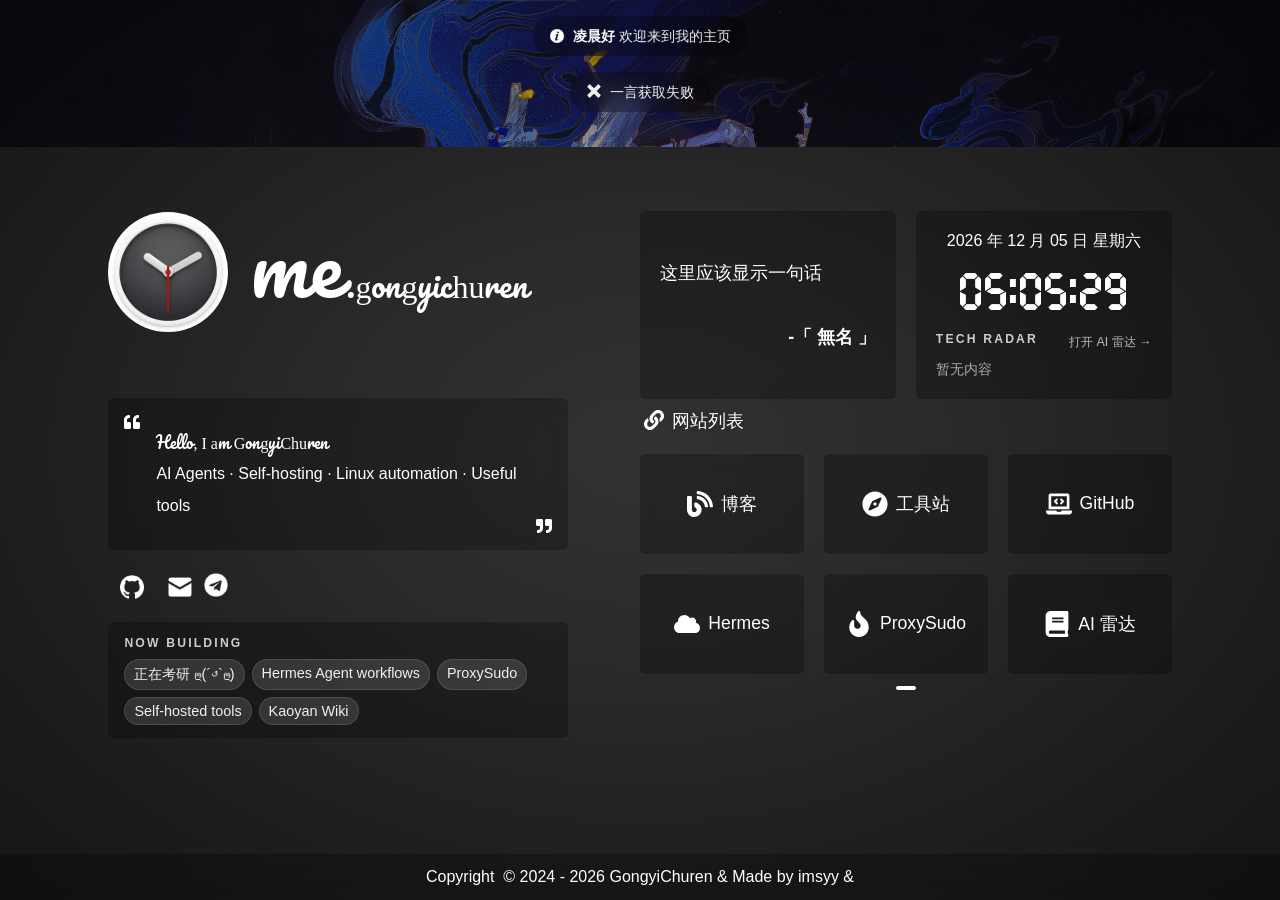
<file: index.html>
<!doctype html>
<html lang="zh-CN">
  <head>
    <meta charset="UTF-8" />
    <meta http-equiv="Access-Control-Allow-Origin" content="*" />
    <!-- <meta http-equiv="Content-Security-Policy" content="upgrade-insecure-requests"> -->
    <meta name="viewport" content="width=device-width, initial-scale=1.0" />
    <link rel="icon" href="/images/icon/favicon.ico" />
    <link rel="apple-touch-icon" href="/images/icon/apple-touch-icon.png" />
    <link rel="bookmark" href="/images/icon/apple-touch-icon.png" />
    <link rel="apple-touch-icon-precomposed" sizes="200x200" href="/images/icon/apple-touch-icon.png" />
    <meta name="description" content="AI 工具、自托管服务与 Linux 自动化的个人入口" />
    <meta name="keywords" content="GongyiChuren,个人主页,AI,自托管,Linux,自动化" />
    <meta name="author" content="GongyiChuren" />
    <meta name="theme-color" content="#424242" />
    <title>GongyiChuren</title>
    <!-- HarmonyOS Sans -->
    <!-- 本站 CDN 已开启防盗链，非本站域名不可访问，请更改链接为下方内容，否则自定义字体将失效 -->
    <link rel="stylesheet" href="https://s1.hdslb.com/bfs/static/jinkela/long/font/regular.css" />
    <!-- <link rel="stylesheet" href="https://cdn.imsyy.top/gh/imsyy/file/font/HarmonyOS_Sans/regular.min.css" /> -->
    <!-- IE Out -->
    <script>
      if (/*@cc_on!@*/ false || (!!window.MSInputMethodContext && !!document.documentMode))
        window.location.href =
          'https://support.dmeng.net/upgrade-your-browser.html?referrer=' +
          encodeURIComponent(window.location.href);
    </script>
    <script type="module" crossorigin src="/assets/index-c4c3a3fe.js"></script>
    <link rel="stylesheet" href="/assets/index-22a71a3c.css">
    <link rel="stylesheet" href="/site-enhance.css">
    <script defer src="/site-enhance.js"></script>
  <link rel="manifest" href="/manifest.webmanifest"><script id="vite-plugin-pwa:register-sw" src="/registerSW.js"></script></head>

  <body>
    <!-- 主体内容 -->
    <div id="app"></div>
    <!-- noscript -->
    <noscript>
      <div style="text-align: center">请开启 JavaScript</div>
    </noscript>
    
  </body>
</html>
</file>
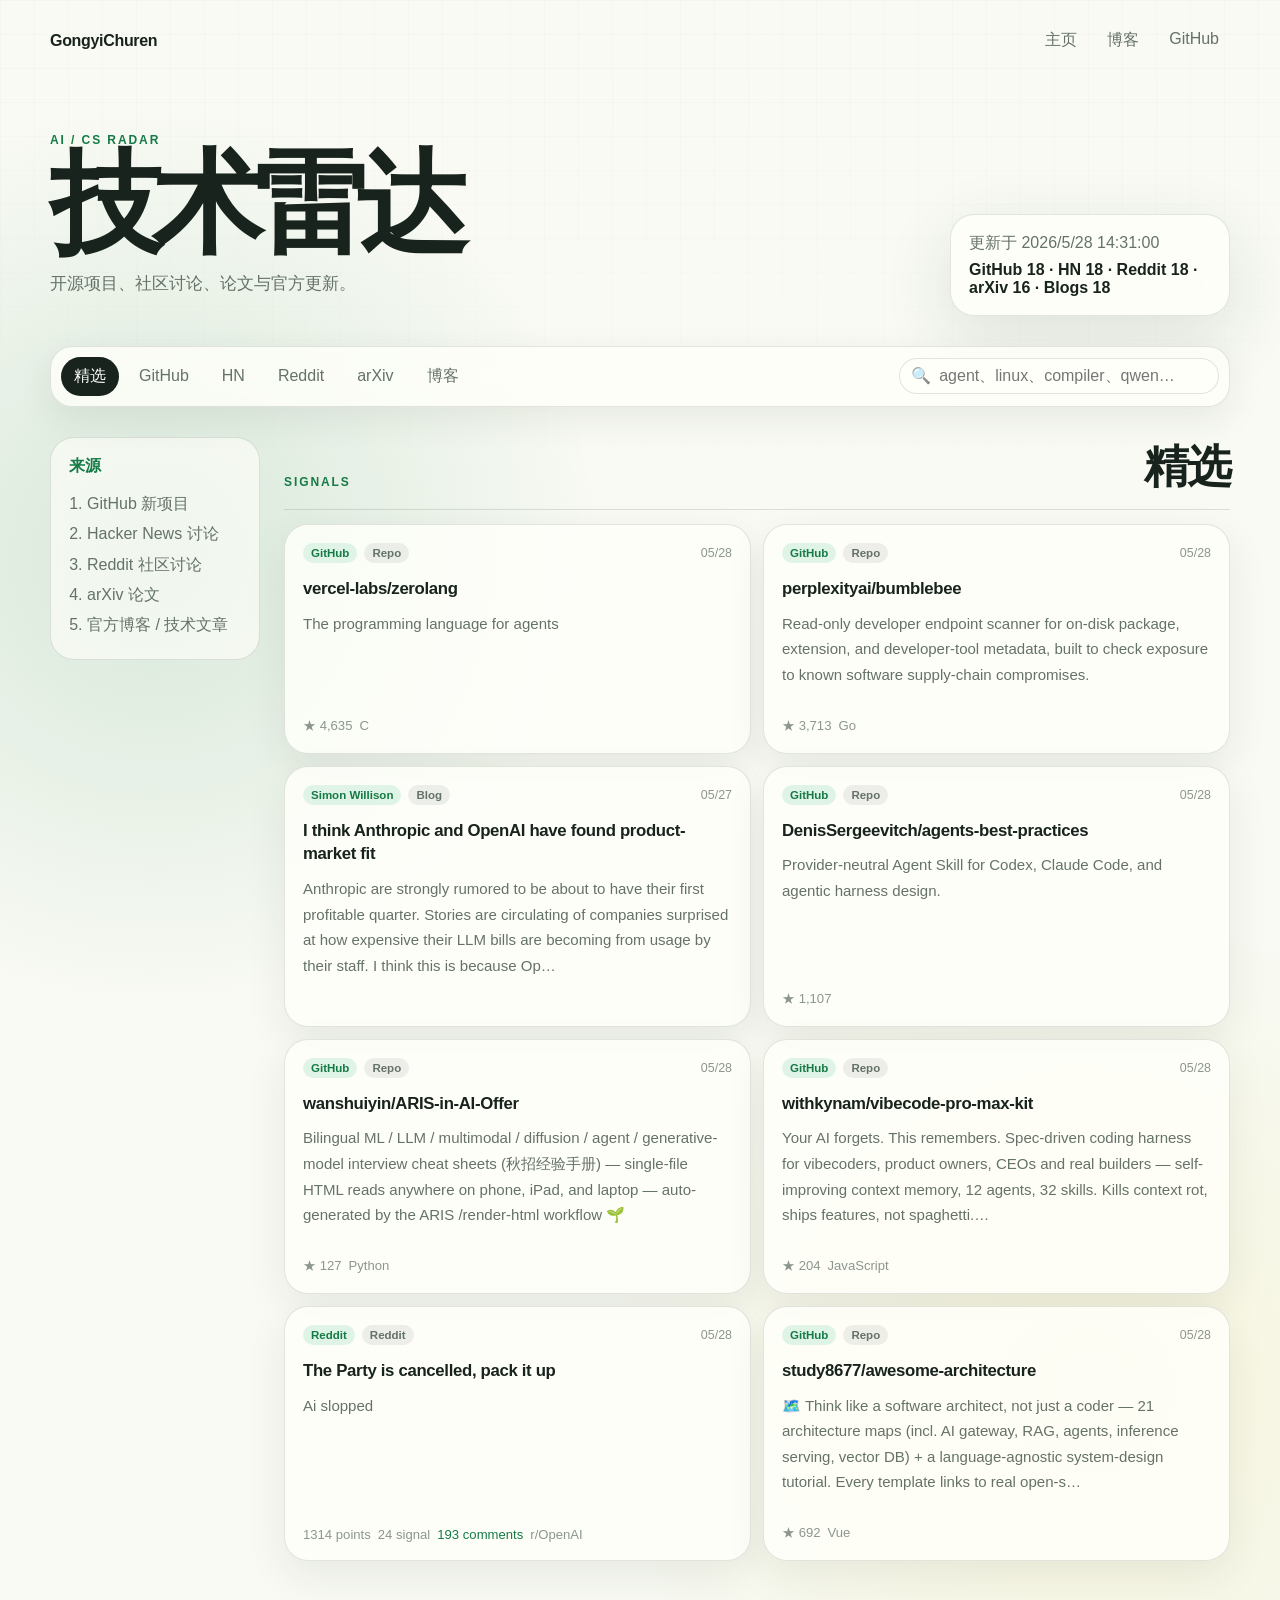
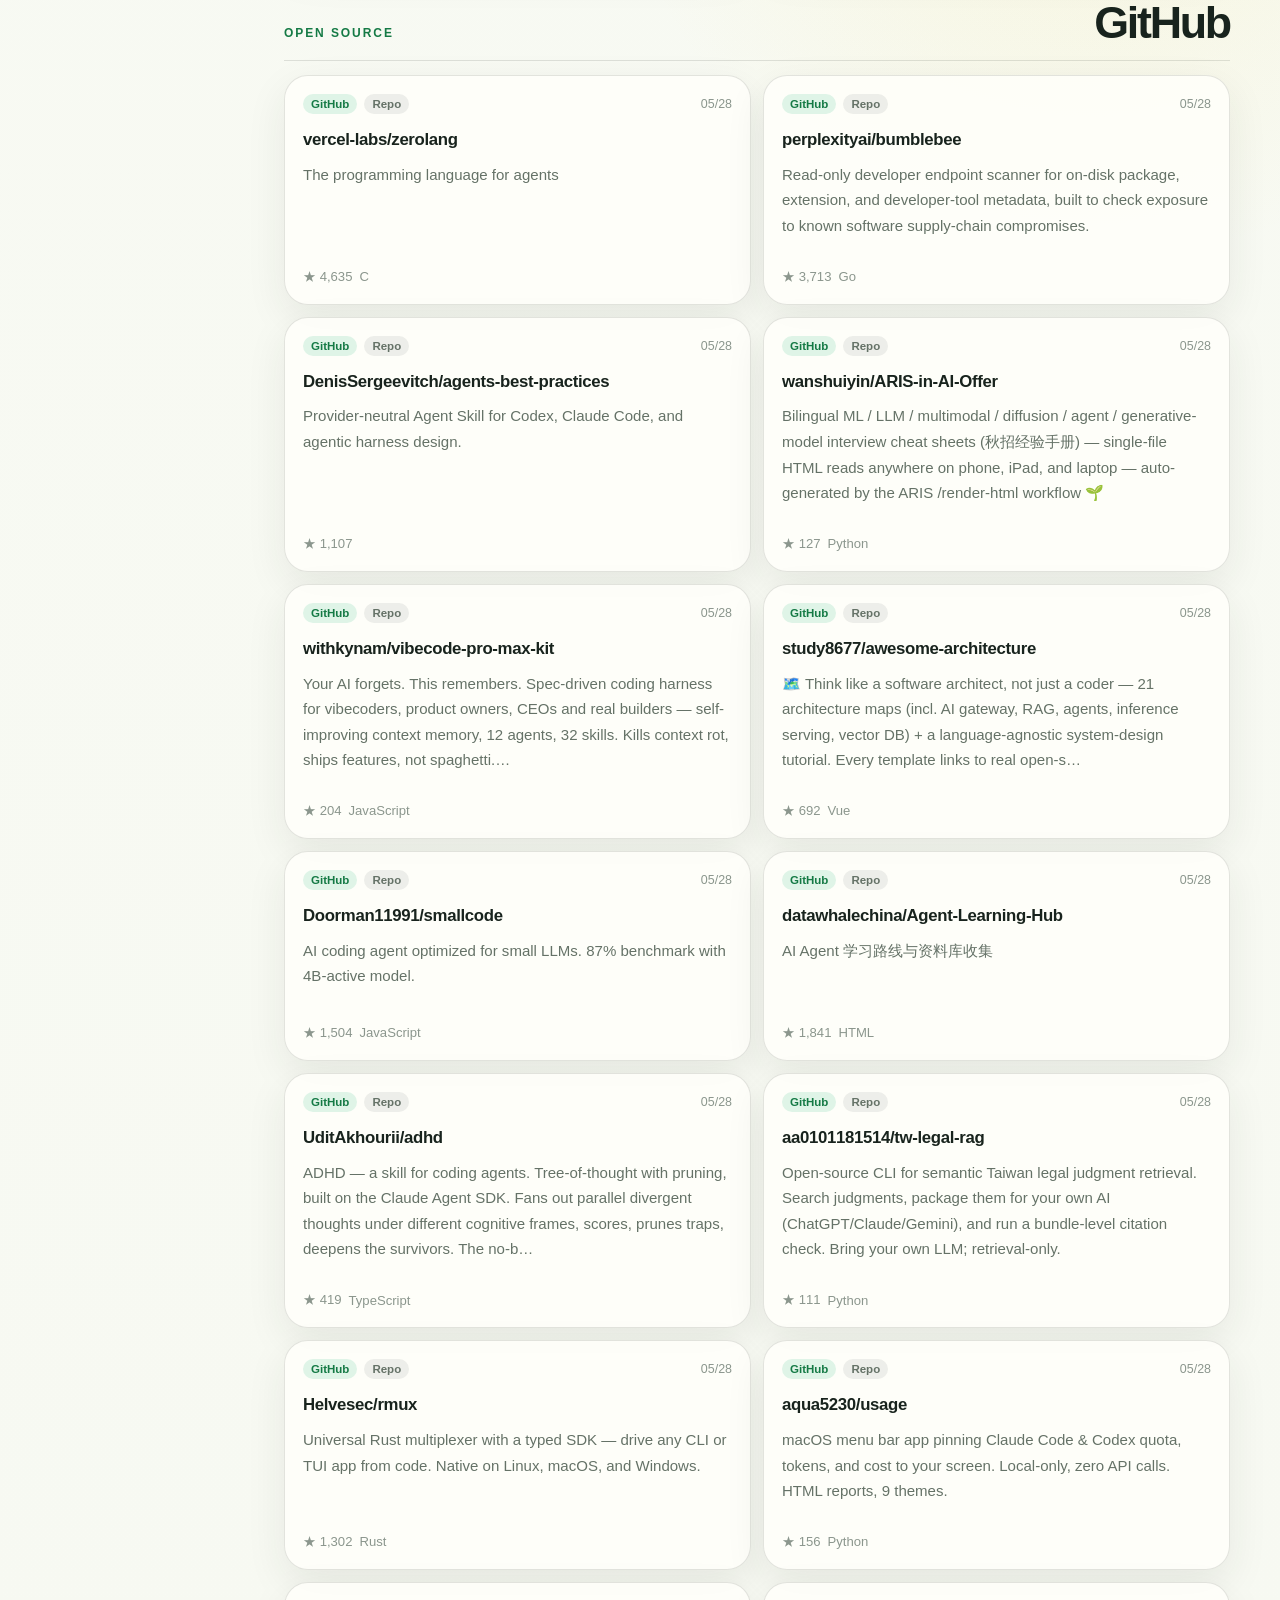
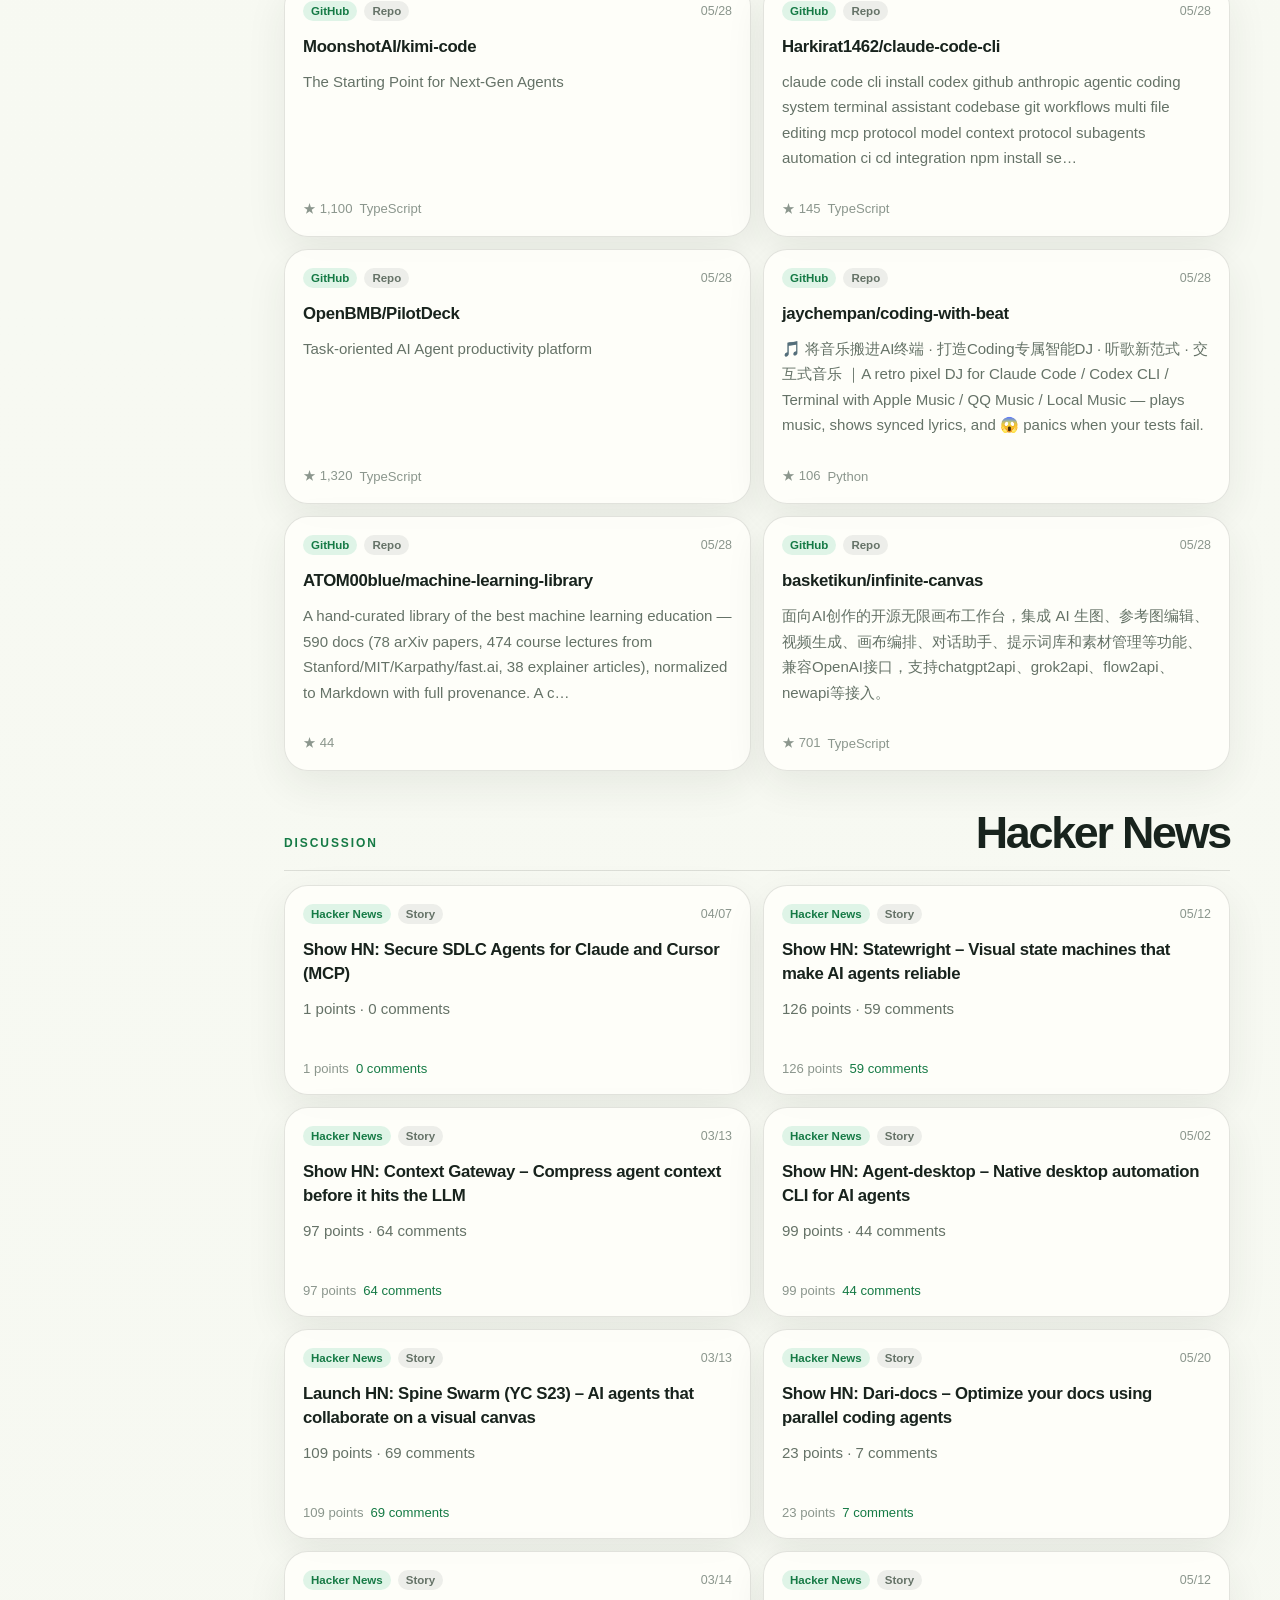
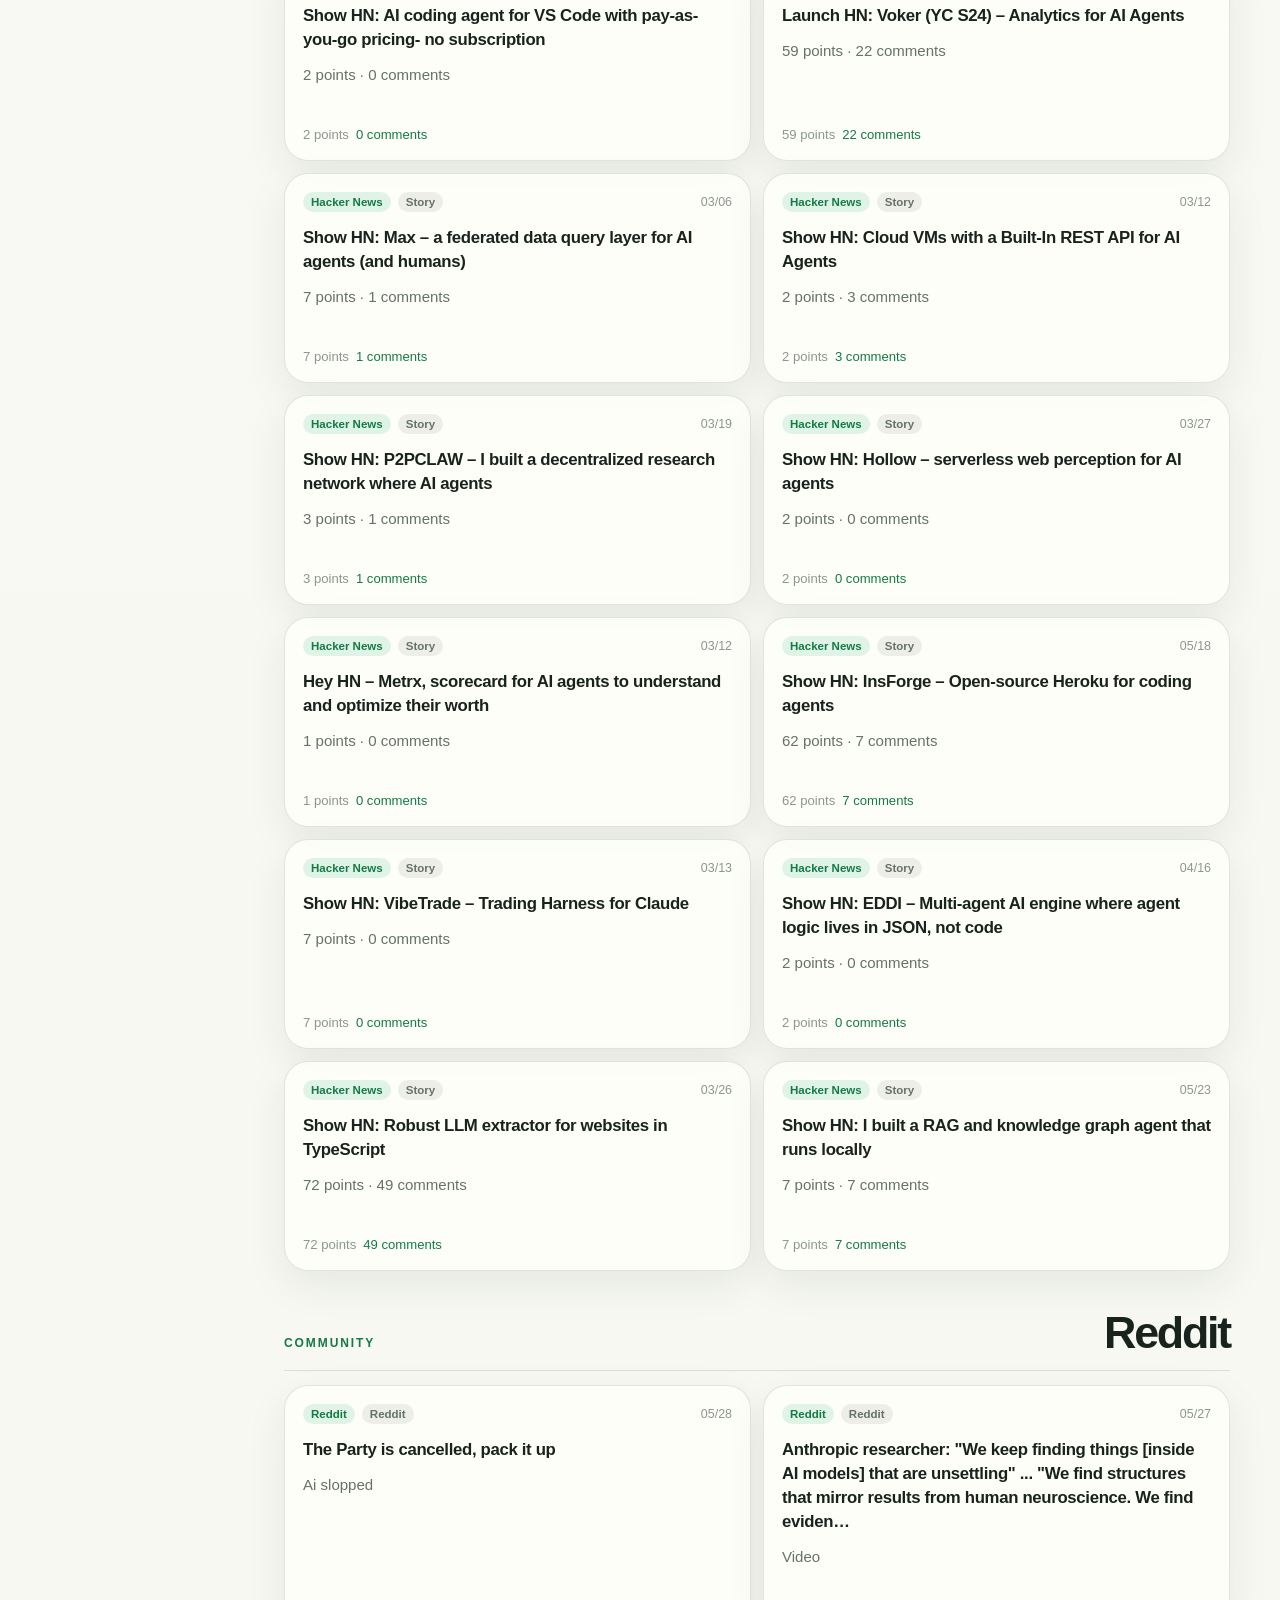
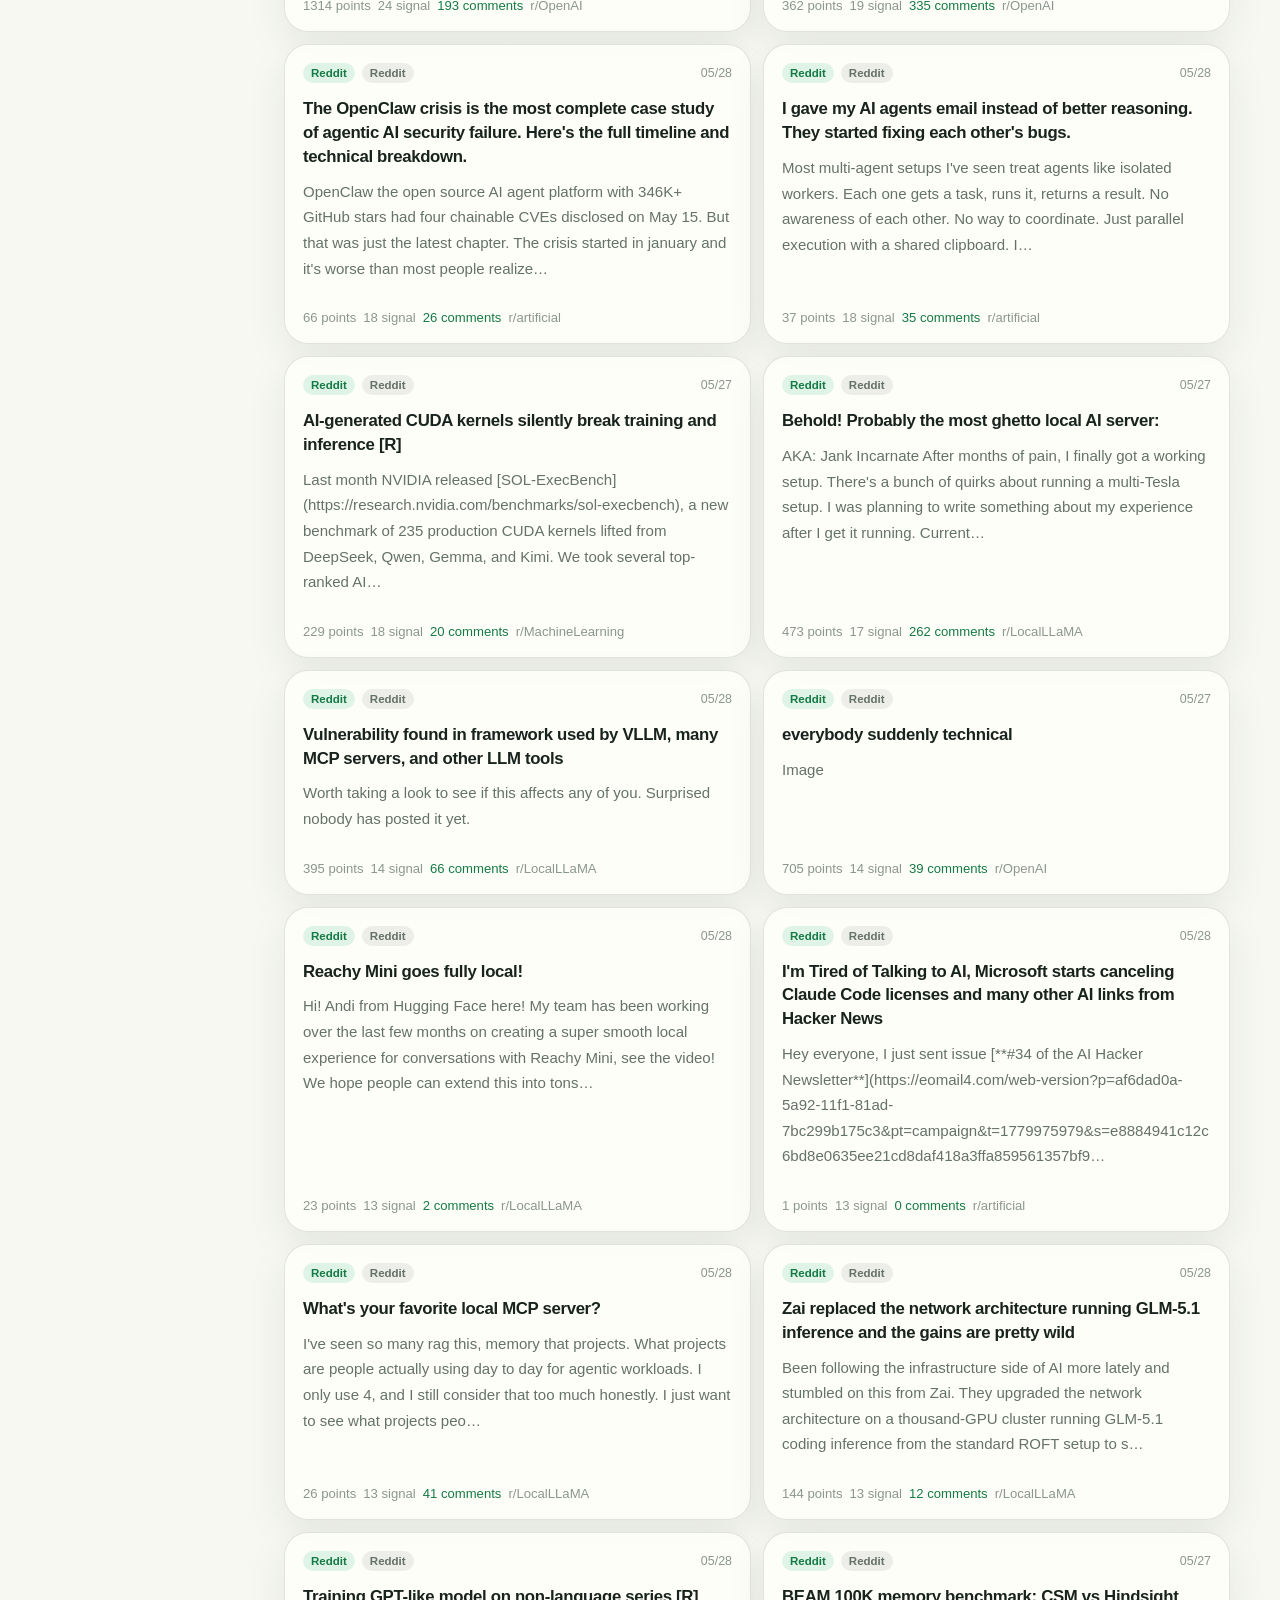
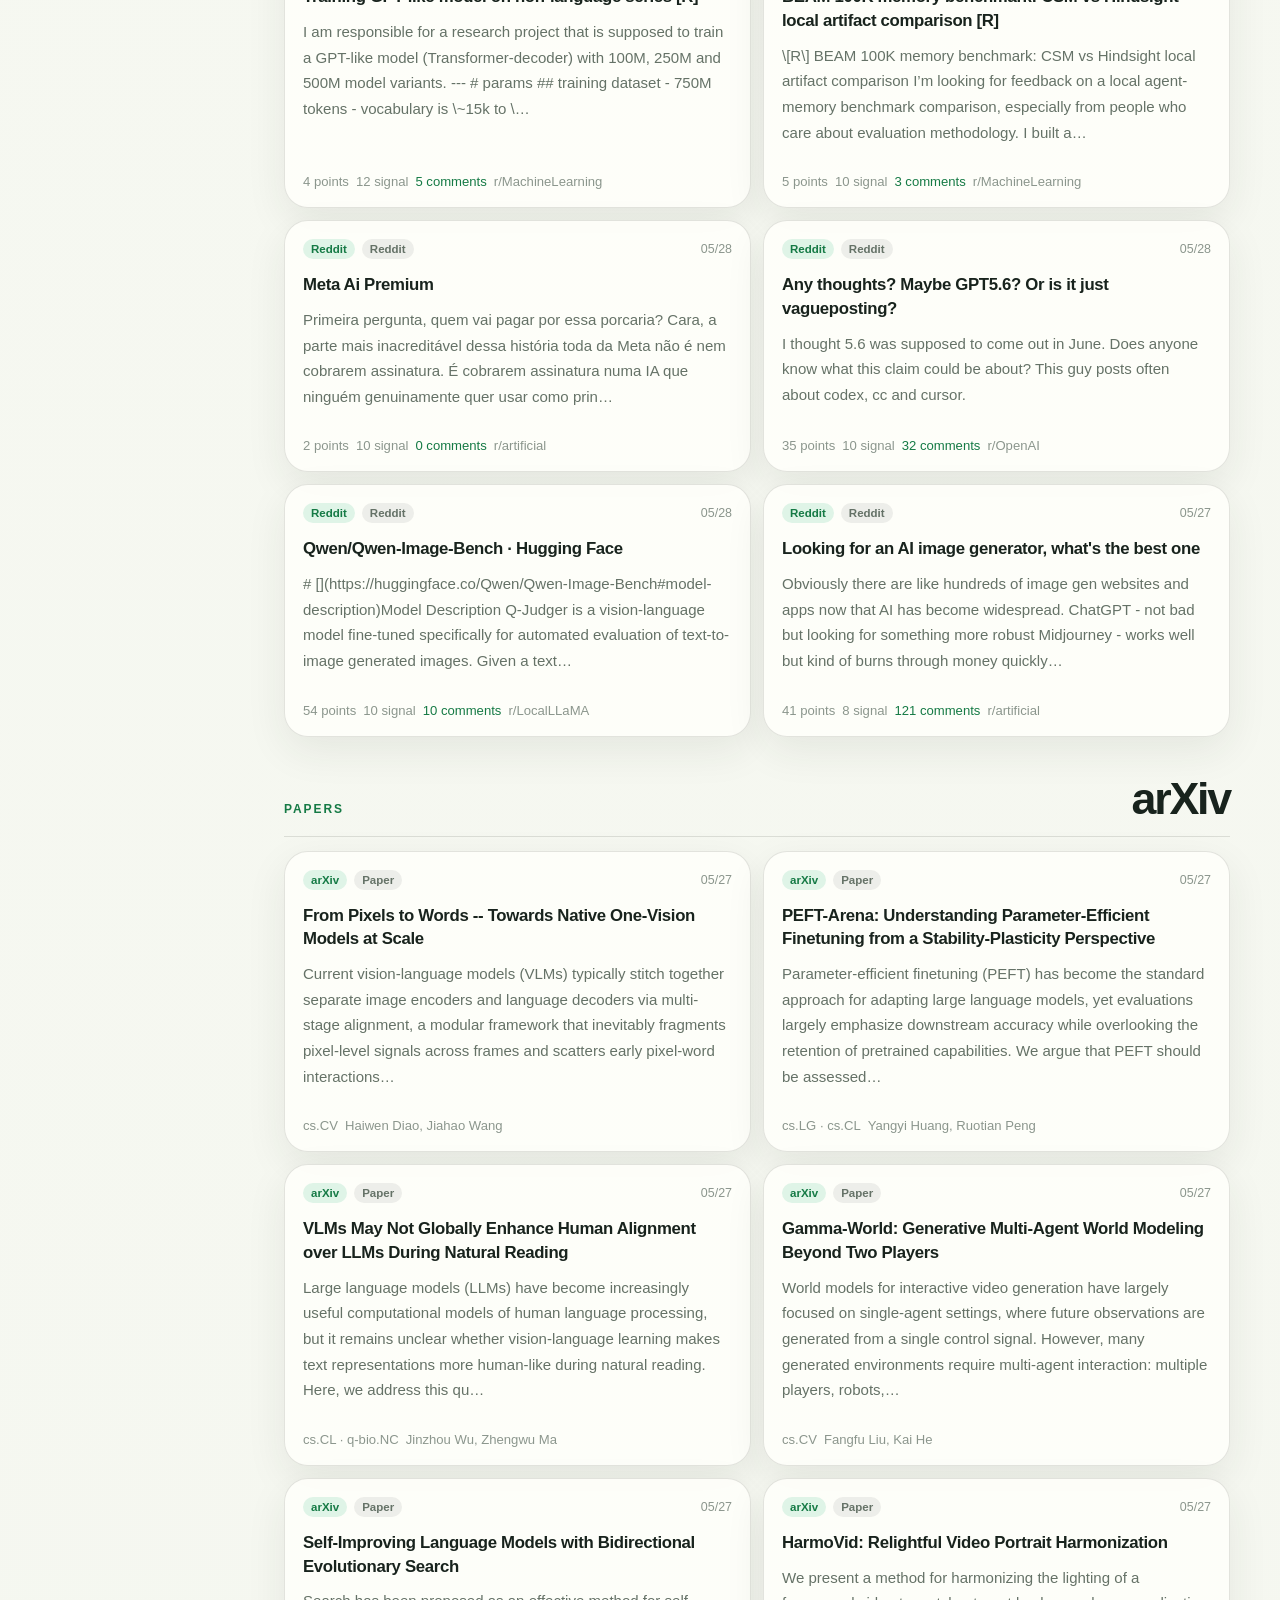
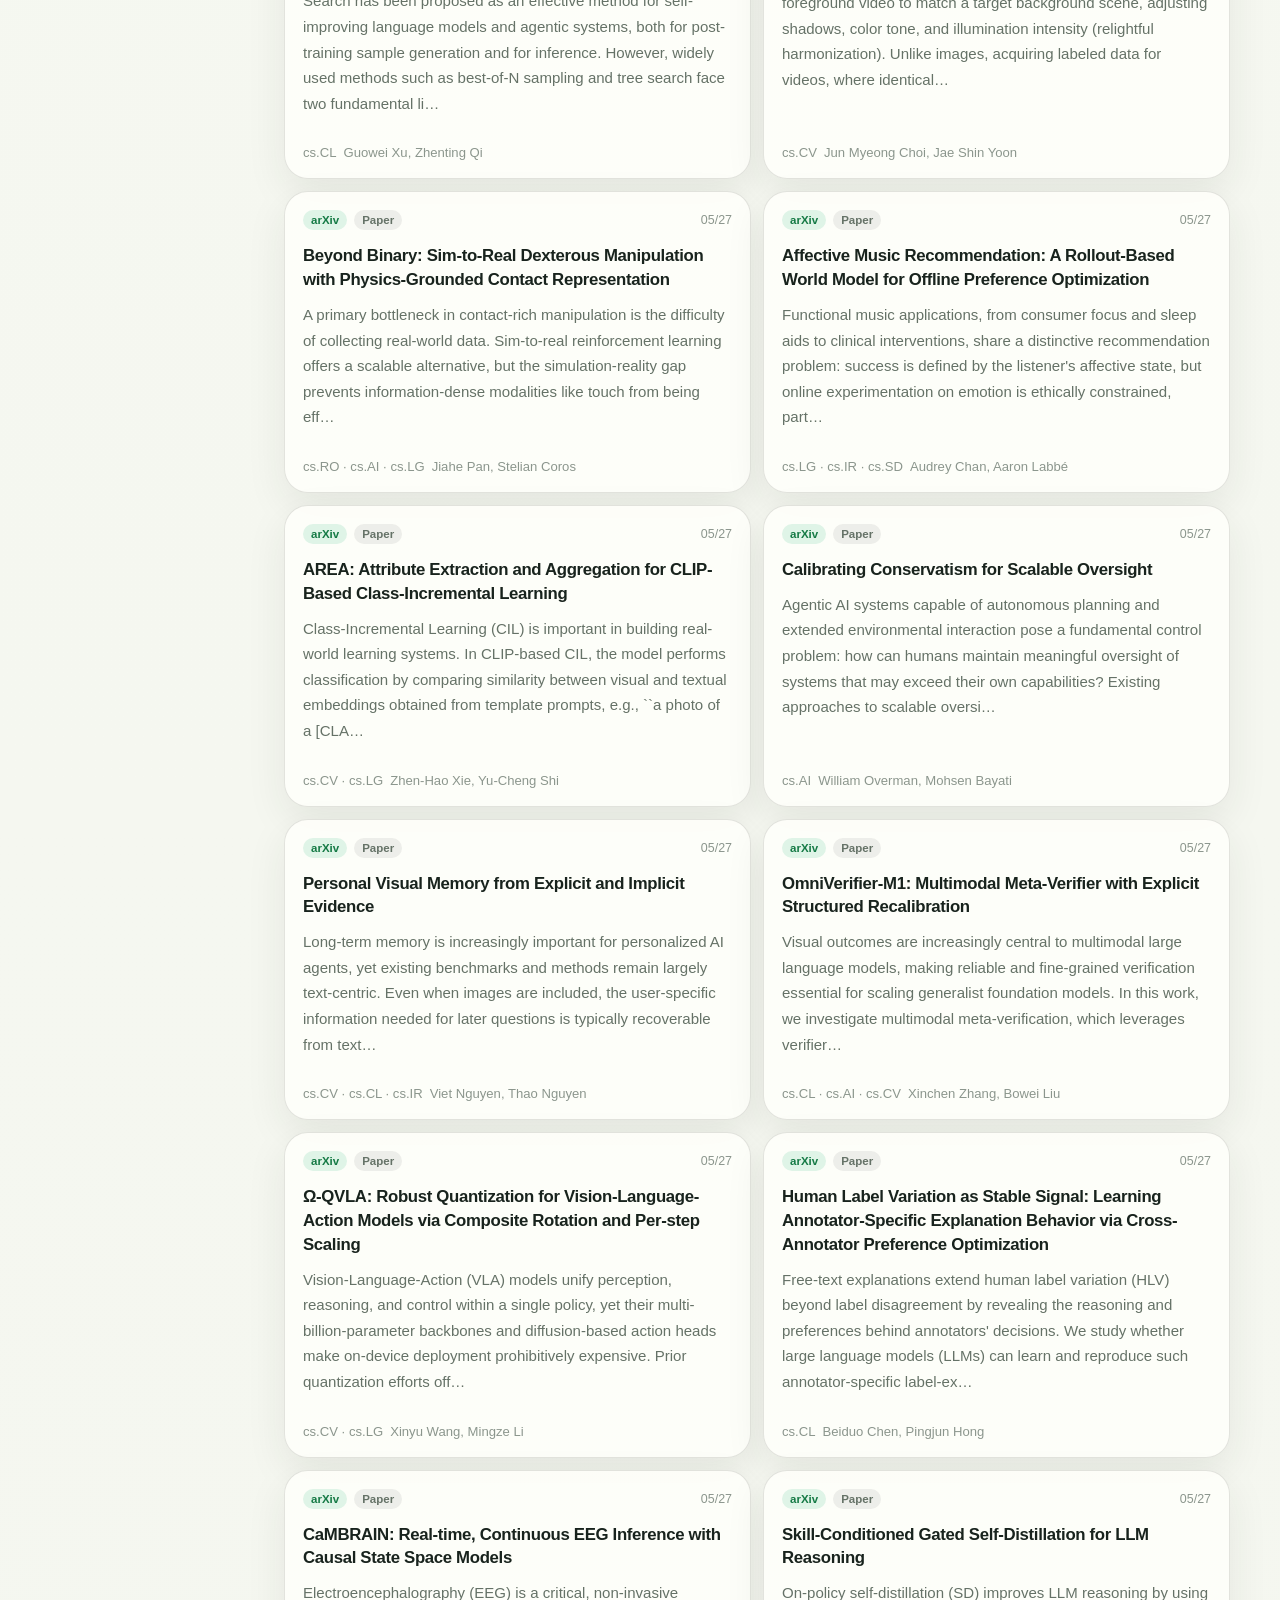
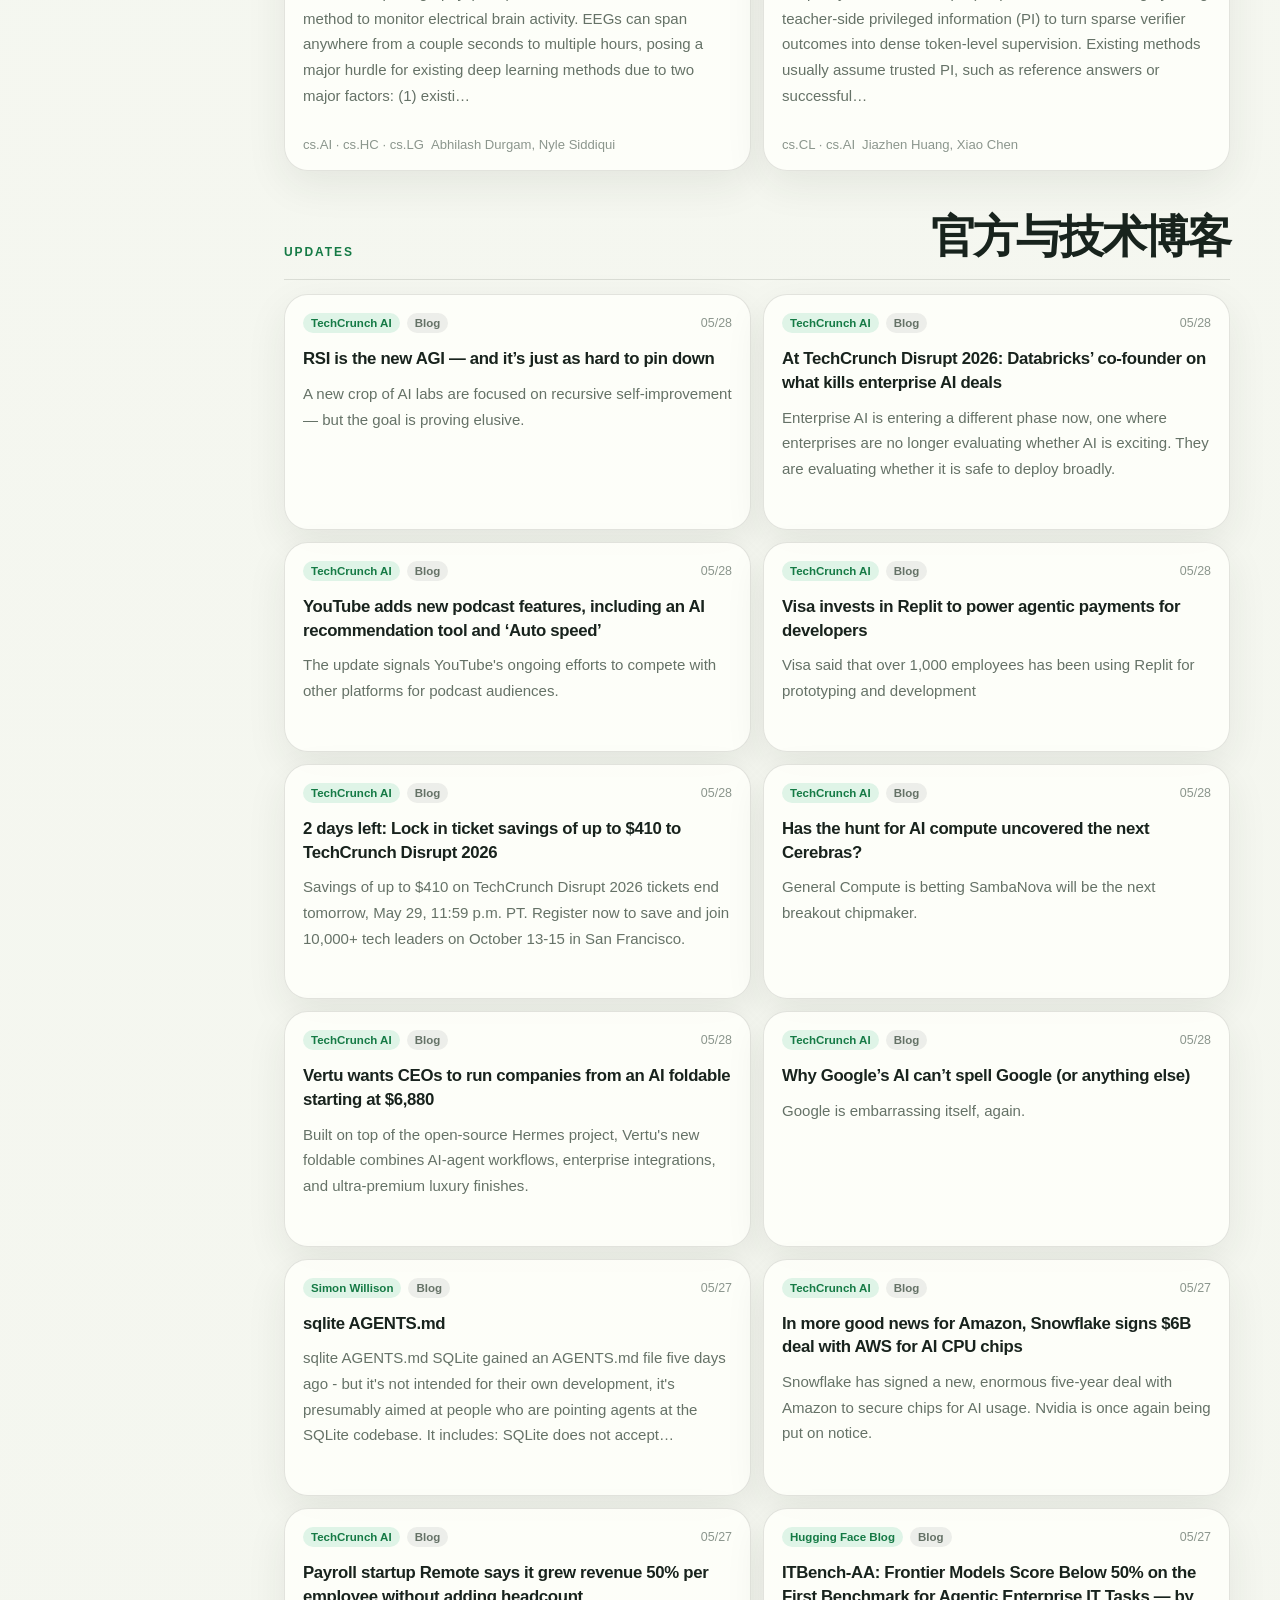
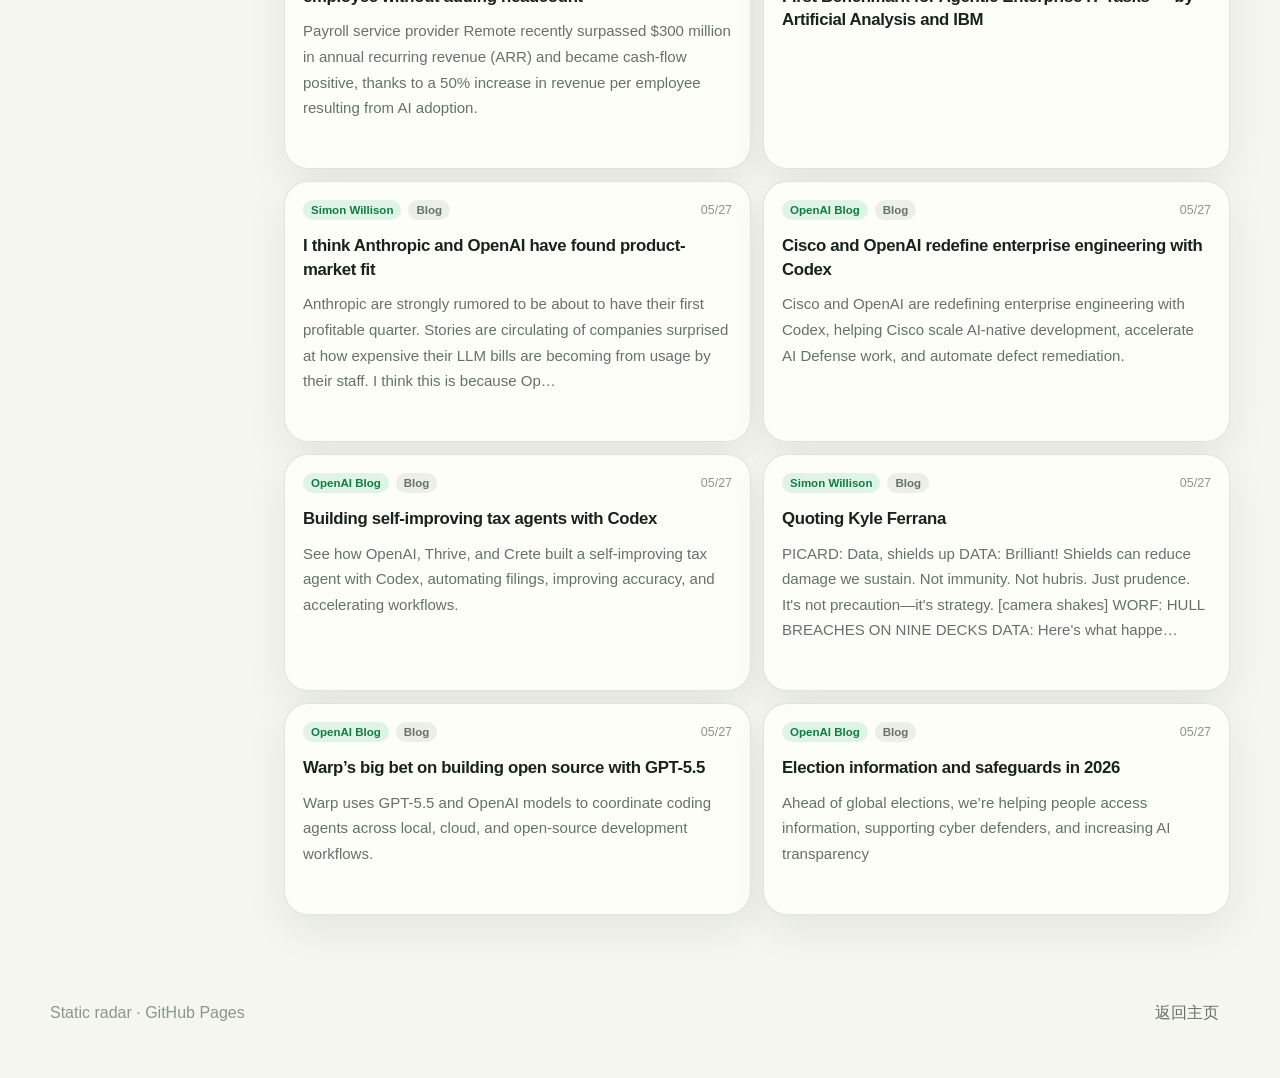
<file: radar/index.html>
<!doctype html>
<html lang="zh-CN">
<head>
  <meta charset="UTF-8" />
  <meta name="viewport" content="width=device-width, initial-scale=1.0" />
  <meta name="description" content="GongyiChuren 的技术雷达：开源项目、社区讨论、论文与官方更新。" />
  <meta name="theme-color" content="#f5f7f1" />
  <link rel="icon" href="/images/icon/favicon.ico" />
  <link rel="stylesheet" href="./radar.css" />
  <title>AI / CS Radar · GongyiChuren</title>
</head>
<body>
  <header class="topbar">
    <a class="brand" href="/">GongyiChuren</a>
    <nav>
      <a href="/">主页</a>
      <a href="https://blog.gongyichuren.de/" target="_blank" rel="noreferrer">博客</a>
      <a href="https://github.com/GongyiChuren" target="_blank" rel="noreferrer">GitHub</a>
    </nav>
  </header>

  <main>
    <section class="hero">
      <div>
        <p class="kicker">AI / CS RADAR</p>
        <h1>技术雷达</h1>
        <p class="lead">开源项目、社区讨论、论文与官方更新。</p>
      </div>
      <aside class="meta-card">
        <span id="updated-text">更新中</span>
        <strong id="counts-text">GitHub · HN · arXiv · Blogs</strong>
      </aside>
    </section>

    <section class="controls" aria-label="筛选">
      <div class="tabs" id="tabs">
        <button data-section="highlights" class="active">精选</button>
        <button data-section="github">GitHub</button>
        <button data-section="hn">HN</button>
        <button data-section="reddit">Reddit</button>
        <button data-section="arxiv">arXiv</button>
        <button data-section="blogs">博客</button>
      </div>
      <label class="searchbox">
        <span aria-hidden="true">🔍</span>
        <input id="search" type="search" aria-label="搜索" placeholder="agent、linux、compiler、qwen…" autocomplete="off" />
      </label>
    </section>

    <section class="radar-layout">
      <aside class="rail">
        <p>来源</p>
        <ol>
          <li>GitHub 新项目</li>
          <li>Hacker News 讨论</li>
          <li>Reddit 社区讨论</li>
          <li>arXiv 论文</li>
          <li>官方博客 / 技术文章</li>
        </ol>
      </aside>

      <div class="content-stack">
        <section class="section-block" id="highlights-block">
          <div class="section-head">
            <p class="kicker">SIGNALS</p>
            <h2>精选</h2>
          </div>
          <div class="cards-grid featured" id="highlights"></div>
        </section>

        <section class="section-block" id="github-block">
          <div class="section-head">
            <p class="kicker">OPEN SOURCE</p>
            <h2>GitHub</h2>
          </div>
          <div class="cards-grid" id="github"></div>
        </section>

        <section class="section-block" id="hn-block">
          <div class="section-head">
            <p class="kicker">DISCUSSION</p>
            <h2>Hacker News</h2>
          </div>
          <div class="cards-grid" id="hn"></div>
        </section>

        <section class="section-block" id="reddit-block">
          <div class="section-head">
            <p class="kicker">COMMUNITY</p>
            <h2>Reddit</h2>
          </div>
          <div class="cards-grid" id="reddit"></div>
        </section>

        <section class="section-block" id="arxiv-block">
          <div class="section-head">
            <p class="kicker">PAPERS</p>
            <h2>arXiv</h2>
          </div>
          <div class="cards-grid" id="arxiv"></div>
        </section>

        <section class="section-block" id="blogs-block">
          <div class="section-head">
            <p class="kicker">UPDATES</p>
            <h2>官方与技术博客</h2>
          </div>
          <div class="cards-grid" id="blogs"></div>
        </section>
      </div>
    </section>
  </main>

  <footer>
    <span>Static radar · GitHub Pages</span>
    <a href="/">返回主页</a>
  </footer>

  <template id="card-template">
    <article class="radar-card">
      <div class="card-meta">
        <span class="badge source"></span>
        <span class="badge kind"></span>
        <span class="date"></span>
      </div>
      <h3><a target="_blank" rel="noreferrer"></a></h3>
      <p class="summary"></p>
      <div class="extra"></div>
    </article>
  </template>

  <script src="./radar.js" defer></script>
</body>
</html>
</file>
<file: assets/index-22a71a3c.css>
@charset "UTF-8";:root{--el-color-white:#ffffff;--el-color-black:#000000;--el-color-primary-rgb:64,158,255;--el-color-success-rgb:103,194,58;--el-color-warning-rgb:230,162,60;--el-color-danger-rgb:245,108,108;--el-color-error-rgb:245,108,108;--el-color-info-rgb:144,147,153;--el-font-size-extra-large:20px;--el-font-size-large:18px;--el-font-size-medium:16px;--el-font-size-base:14px;--el-font-size-small:13px;--el-font-size-extra-small:12px;--el-font-family:"Helvetica Neue",Helvetica,"PingFang SC","Hiragino Sans GB","Microsoft YaHei","微软雅黑",Arial,sans-serif;--el-font-weight-primary:500;--el-font-line-height-primary:24px;--el-index-normal:1;--el-index-top:1000;--el-index-popper:2000;--el-border-radius-base:4px;--el-border-radius-small:2px;--el-border-radius-round:20px;--el-border-radius-circle:100%;--el-transition-duration:.3s;--el-transition-duration-fast:.2s;--el-transition-function-ease-in-out-bezier:cubic-bezier(.645,.045,.355,1);--el-transition-function-fast-bezier:cubic-bezier(.23,1,.32,1);--el-transition-all:all var(--el-transition-duration) var(--el-transition-function-ease-in-out-bezier);--el-transition-fade:opacity var(--el-transition-duration) var(--el-transition-function-fast-bezier);--el-transition-md-fade:transform var(--el-transition-duration) var(--el-transition-function-fast-bezier),opacity var(--el-transition-duration) var(--el-transition-function-fast-bezier);--el-transition-fade-linear:opacity var(--el-transition-duration-fast) linear;--el-transition-border:border-color var(--el-transition-duration-fast) var(--el-transition-function-ease-in-out-bezier);--el-transition-box-shadow:box-shadow var(--el-transition-duration-fast) var(--el-transition-function-ease-in-out-bezier);--el-transition-color:color var(--el-transition-duration-fast) var(--el-transition-function-ease-in-out-bezier);--el-component-size-large:40px;--el-component-size:32px;--el-component-size-small:24px}:root{color-scheme:light;--el-color-primary:#409eff;--el-color-primary-light-3:#79bbff;--el-color-primary-light-5:#a0cfff;--el-color-primary-light-7:#c6e2ff;--el-color-primary-light-8:#d9ecff;--el-color-primary-light-9:#ecf5ff;--el-color-primary-dark-2:#337ecc;--el-color-success:#67c23a;--el-color-success-light-3:#95d475;--el-color-success-light-5:#b3e19d;--el-color-success-light-7:#d1edc4;--el-color-success-light-8:#e1f3d8;--el-color-success-light-9:#f0f9eb;--el-color-success-dark-2:#529b2e;--el-color-warning:#e6a23c;--el-color-warning-light-3:#eebe77;--el-color-warning-light-5:#f3d19e;--el-color-warning-light-7:#f8e3c5;--el-color-warning-light-8:#faecd8;--el-color-warning-light-9:#fdf6ec;--el-color-warning-dark-2:#b88230;--el-color-danger:#f56c6c;--el-color-danger-light-3:#f89898;--el-color-danger-light-5:#fab6b6;--el-color-danger-light-7:#fcd3d3;--el-color-danger-light-8:#fde2e2;--el-color-danger-light-9:#fef0f0;--el-color-danger-dark-2:#c45656;--el-color-error:#f56c6c;--el-color-error-light-3:#f89898;--el-color-error-light-5:#fab6b6;--el-color-error-light-7:#fcd3d3;--el-color-error-light-8:#fde2e2;--el-color-error-light-9:#fef0f0;--el-color-error-dark-2:#c45656;--el-color-info:#909399;--el-color-info-light-3:#b1b3b8;--el-color-info-light-5:#c8c9cc;--el-color-info-light-7:#dedfe0;--el-color-info-light-8:#e9e9eb;--el-color-info-light-9:#f4f4f5;--el-color-info-dark-2:#73767a;--el-bg-color:#ffffff;--el-bg-color-page:#f2f3f5;--el-bg-color-overlay:#ffffff;--el-text-color-primary:#303133;--el-text-color-regular:#606266;--el-text-color-secondary:#909399;--el-text-color-placeholder:#a8abb2;--el-text-color-disabled:#c0c4cc;--el-border-color:#dcdfe6;--el-border-color-light:#e4e7ed;--el-border-color-lighter:#ebeef5;--el-border-color-extra-light:#f2f6fc;--el-border-color-dark:#d4d7de;--el-border-color-darker:#cdd0d6;--el-fill-color:#f0f2f5;--el-fill-color-light:#f5f7fa;--el-fill-color-lighter:#fafafa;--el-fill-color-extra-light:#fafcff;--el-fill-color-dark:#ebedf0;--el-fill-color-darker:#e6e8eb;--el-fill-color-blank:#ffffff;--el-box-shadow:0px 12px 32px 4px rgba(0,0,0,.04),0px 8px 20px rgba(0,0,0,.08);--el-box-shadow-light:0px 0px 12px rgba(0,0,0,.12);--el-box-shadow-lighter:0px 0px 6px rgba(0,0,0,.12);--el-box-shadow-dark:0px 16px 48px 16px rgba(0,0,0,.08),0px 12px 32px rgba(0,0,0,.12),0px 8px 16px -8px rgba(0,0,0,.16);--el-disabled-bg-color:var(--el-fill-color-light);--el-disabled-text-color:var(--el-text-color-placeholder);--el-disabled-border-color:var(--el-border-color-light);--el-overlay-color:rgba(0,0,0,.8);--el-overlay-color-light:rgba(0,0,0,.7);--el-overlay-color-lighter:rgba(0,0,0,.5);--el-mask-color:rgba(255,255,255,.9);--el-mask-color-extra-light:rgba(255,255,255,.3);--el-border-width:1px;--el-border-style:solid;--el-border-color-hover:var(--el-text-color-disabled);--el-border:var(--el-border-width) var(--el-border-style) var(--el-border-color);--el-svg-monochrome-grey:var(--el-border-color)}.el-icon-loading{-webkit-animation:rotating 2s linear infinite;animation:rotating 2s linear infinite}.el-icon--right{margin-left:5px}.el-icon--left{margin-right:5px}@-webkit-keyframes rotating{0%{transform:rotate(0)}to{transform:rotate(1turn)}}@keyframes rotating{0%{transform:rotate(0)}to{transform:rotate(1turn)}}.el-icon{--color:inherit;align-items:center;display:inline-flex;height:1em;justify-content:center;line-height:1em;position:relative;width:1em;fill:currentColor;color:var(--color);font-size:inherit}.el-icon.is-loading{-webkit-animation:rotating 2s linear infinite;animation:rotating 2s linear infinite}.el-icon svg{height:1em;width:1em}.el-badge{--el-badge-bg-color:var(--el-color-danger);--el-badge-radius:10px;--el-badge-font-size:12px;--el-badge-padding:6px;--el-badge-size:18px;display:inline-block;position:relative;vertical-align:middle;width:-webkit-fit-content;width:-moz-fit-content;width:fit-content}.el-badge__content{align-items:center;background-color:var(--el-badge-bg-color);border:1px solid var(--el-bg-color);border-radius:var(--el-badge-radius);color:var(--el-color-white);display:inline-flex;font-size:var(--el-badge-font-size);height:var(--el-badge-size);justify-content:center;padding:0 var(--el-badge-padding);white-space:nowrap}.el-badge__content.is-fixed{position:absolute;right:calc(1px + var(--el-badge-size)/2);top:0;transform:translateY(-50%) translate(100%);z-index:var(--el-index-normal)}.el-badge__content.is-fixed.is-dot{right:5px}.el-badge__content.is-dot{border-radius:50%;height:8px;padding:0;right:0;width:8px}.el-badge__content--primary{background-color:var(--el-color-primary)}.el-badge__content--success{background-color:var(--el-color-success)}.el-badge__content--warning{background-color:var(--el-color-warning)}.el-badge__content--info{background-color:var(--el-color-info)}.el-badge__content--danger{background-color:var(--el-color-danger)}.el-message{--el-message-bg-color:var(--el-color-info-light-9);--el-message-border-color:var(--el-border-color-lighter);--el-message-padding:11px 15px;--el-message-close-size:16px;--el-message-close-icon-color:var(--el-text-color-placeholder);--el-message-close-hover-color:var(--el-text-color-secondary);align-items:center;background-color:var(--el-message-bg-color);border-color:var(--el-message-border-color);border-radius:var(--el-border-radius-base);border-style:var(--el-border-style);border-width:var(--el-border-width);box-sizing:border-box;display:flex;gap:8px;left:50%;max-width:calc(100% - 32px);padding:var(--el-message-padding);position:fixed;top:20px;transform:translate(-50%);transition:opacity var(--el-transition-duration),transform .4s,top .4s;width:-webkit-fit-content;width:-moz-fit-content;width:fit-content}.el-message.is-center{justify-content:center}.el-message.is-plain{background-color:var(--el-bg-color-overlay);border-color:var(--el-bg-color-overlay);box-shadow:var(--el-box-shadow-light)}.el-message p{margin:0}.el-message--success{--el-message-bg-color:var(--el-color-success-light-9);--el-message-border-color:var(--el-color-success-light-8);--el-message-text-color:var(--el-color-success)}.el-message--success .el-message__content{color:var(--el-message-text-color);overflow-wrap:break-word}.el-message .el-message-icon--success{color:var(--el-message-text-color)}.el-message--info{--el-message-bg-color:var(--el-color-info-light-9);--el-message-border-color:var(--el-color-info-light-8);--el-message-text-color:var(--el-color-info)}.el-message--info .el-message__content{color:var(--el-message-text-color);overflow-wrap:break-word}.el-message .el-message-icon--info{color:var(--el-message-text-color)}.el-message--warning{--el-message-bg-color:var(--el-color-warning-light-9);--el-message-border-color:var(--el-color-warning-light-8);--el-message-text-color:var(--el-color-warning)}.el-message--warning .el-message__content{color:var(--el-message-text-color);overflow-wrap:break-word}.el-message .el-message-icon--warning{color:var(--el-message-text-color)}.el-message--error{--el-message-bg-color:var(--el-color-error-light-9);--el-message-border-color:var(--el-color-error-light-8);--el-message-text-color:var(--el-color-error)}.el-message--error .el-message__content{color:var(--el-message-text-color);overflow-wrap:break-word}.el-message .el-message-icon--error{color:var(--el-message-text-color)}.el-message .el-message__badge{position:absolute;right:-8px;top:-8px}.el-message__content{font-size:14px;line-height:1;padding:0}.el-message__content:focus{outline-width:0}.el-message .el-message__closeBtn{color:var(--el-message-close-icon-color);cursor:pointer;font-size:var(--el-message-close-size)}.el-message .el-message__closeBtn:focus{outline-width:0}.el-message .el-message__closeBtn:hover{color:var(--el-message-close-hover-color)}.el-message-fade-enter-from,.el-message-fade-leave-to{opacity:0;transform:translate(-50%,-100%)}.container{max-width:1200px}@media (max-width: 1380px){.el-radio-group{justify-content:center!important}}@media (max-width: 1280px){.container{max-width:1100px}}@media (max-width: 992px){.container{max-width:900px}}@media (max-width: 720px){.xs-hidden{display:none}}html,body{width:100%;height:100%;margin:0;padding:0;background-color:#333;overflow:hidden;font-family:HarmonyOS_Regular,sans-serif}*,a,p{margin:0;padding:0;-webkit-user-select:none;user-select:none;text-decoration:none;color:#fff;box-sizing:border-box}*:hover,a:hover,p:hover{transition:.3s}a:hover{color:#399fff;text-decoration:underline}@font-face{font-family:Pacifico-Regular;font-display:swap;src:url(/font/Pacifico-Regular.ttf) format("truetype")}@font-face{font-family:UnidreamLED;font-display:swap;src:url(/font/UnidreamLED.ttf) format("truetype")}#app{position:fixed;top:0;left:0;width:100%;height:100%;z-index:0}.cards{border-radius:6px;background-color:#00000040;-webkit-backdrop-filter:blur(10px);backdrop-filter:blur(10px);transform:scale(1);transition:backdrop-filter .3s,transform .3s}.cards:hover{transform:scale(1.01)}.cards:active{transform:scale(.98)}.text-hidden{overflow:hidden;white-space:nowrap;text-overflow:ellipsis}.el-message{--el-message-bg-color: #00000040 !important;--el-message-text-color: #efefef !important;-webkit-backdrop-filter:blur(10px);backdrop-filter:blur(10px);border-radius:25px!important;border-color:transparent!important}.el-message .el-message__badge{display:none}.el-message .el-message__content{white-space:nowrap}.el-progress-bar .el-progress-bar__outer{border-radius:6px;background-color:#00000020}.el-progress-bar .el-progress-bar__outer .el-progress-bar__inner{background-color:#efefef;border-radius:6px;text-align:center;font-family:UnidreamLED}.el-progress-bar .el-progress-bar__outer .el-progress-bar__inner span{color:#564d59;font-size:.9rem}.el-popper.is-dark{background:rgba(255,255,255,.3764705882)!important;border:1px solid transparent!important}.el-card{border-radius:8px!important;border:1px solid transparent!important;background-color:transparent!important}.el-card .el-card__header{font-weight:700;padding:16px 20px!important;background-color:#ffffff30!important;border-bottom:1px solid transparent!important}.el-card .el-card__body{padding:0!important;background-color:#ffffff10!important}.fade-enter-active,.fade-leave-active{transition:opacity .3s ease-in-out}.fade-enter-from,.fade-leave-to{opacity:0}@keyframes fade{0%{opacity:0}to{opacity:1}}@keyframes fade-blur-in{0%{filter:blur(20px) brightness(.3);transform:scale(1.6)}to{filter:blur(0) brightness(1);transform:scale(1)}}@keyframes fade-blur-main-in{0%{transform:scale(1.2)}to{transform:scale(1)}}@media (min-width: 910px) and (max-width: 1200px){.sm-hidden{display:none}}#cursor{position:fixed;width:18px;height:18px;background:#fff;border-radius:25px;opacity:.25;z-index:10086;pointer-events:none;transition:.2s ease-in-out;transition-property:background,opacity,transform}#cursor.hidden{opacity:0}#cursor.active{opacity:.5;transform:scale(.5)}::-webkit-scrollbar,scrollbar{width:6px;height:6px;background-color:transparent}::-webkit-scrollbar-thumb,scrollbar-thumb{border-radius:10px;background-color:#eee}.container[data-v-d7fe35e2]{max-width:1200px}@media (max-width: 1380px){.el-radio-group[data-v-d7fe35e2]{justify-content:center!important}}@media (max-width: 1280px){.container[data-v-d7fe35e2]{max-width:1100px}}@media (max-width: 992px){.container[data-v-d7fe35e2]{max-width:900px}}@media (max-width: 720px){.xs-hidden[data-v-d7fe35e2]{display:none}}#loader-wrapper[data-v-d7fe35e2]{position:fixed;top:0;left:0;width:100%;height:100%;z-index:999;overflow:hidden}#loader-wrapper .loader[data-v-d7fe35e2]{width:100%;height:100%;position:absolute;top:0;left:0;display:flex;flex-direction:column;align-items:center;justify-content:center}#loader-wrapper .loader .loader-circle[data-v-d7fe35e2]{width:150px;height:150px;border-radius:50%;border:3px solid transparent;border-top-color:#fff;animation:spin-d7fe35e2 1.8s linear infinite;z-index:2}#loader-wrapper .loader .loader-circle[data-v-d7fe35e2]:before{content:"";position:absolute;top:5px;left:5px;right:5px;bottom:5px;border-radius:50%;border:3px solid transparent;border-top-color:#a4a4a4;animation:spin-reverse-d7fe35e2 .6s linear infinite}#loader-wrapper .loader .loader-circle[data-v-d7fe35e2]:after{content:"";position:absolute;top:15px;left:15px;right:15px;bottom:15px;border-radius:50%;border:3px solid transparent;border-top-color:#d3d3d3;animation:spin-d7fe35e2 1s linear infinite}#loader-wrapper .loader .loader-text[data-v-d7fe35e2]{display:flex;flex-direction:column;align-items:center;color:#fff;z-index:2;margin-top:40px;font-size:24px}#loader-wrapper .loader .loader-text .tip[data-v-d7fe35e2]{margin-top:6px;font-size:18px;opacity:.6}#loader-wrapper .loader-section[data-v-d7fe35e2]{position:fixed;top:0;width:51%;height:100%;background:#333;z-index:1}#loader-wrapper .loader-section.section-left[data-v-d7fe35e2]{left:0}#loader-wrapper .loader-section.section-right[data-v-d7fe35e2]{right:0}#loader-wrapper.loaded[data-v-d7fe35e2]{visibility:hidden;transform:translateY(-100%);transition:transform .3s 1s ease-out,visibility .3s 1s ease-out}#loader-wrapper.loaded .loader .loader-circle[data-v-d7fe35e2],#loader-wrapper.loaded .loader .loader-text[data-v-d7fe35e2]{opacity:0;transition:opacity .3s ease-out}#loader-wrapper.loaded .loader-section.section-left[data-v-d7fe35e2]{transform:translate(-100%);transition:transform .5s .3s cubic-bezier(.645,.045,.355,1)}#loader-wrapper.loaded .loader-section.section-right[data-v-d7fe35e2]{transform:translate(100%);transition:transform .5s .3s cubic-bezier(.645,.045,.355,1)}@keyframes spin-d7fe35e2{0%{transform:rotate(0)}to{transform:rotate(360deg)}}@keyframes spin-reverse-d7fe35e2{0%{transform:rotate(0)}to{transform:rotate(-360deg)}}.container[data-v-ee60bd6d]{max-width:1200px}@media (max-width: 1380px){.el-radio-group[data-v-ee60bd6d]{justify-content:center!important}}@media (max-width: 1280px){.container[data-v-ee60bd6d]{max-width:1100px}}@media (max-width: 992px){.container[data-v-ee60bd6d]{max-width:900px}}@media (max-width: 720px){.xs-hidden[data-v-ee60bd6d]{display:none}}.message .logo[data-v-ee60bd6d]{display:flex;flex-direction:row;align-items:center;animation:fade .5s;max-width:460px}.message .logo .logo-img[data-v-ee60bd6d]{border-radius:50%;width:120px}.message .logo .name[data-v-ee60bd6d]{width:100%;padding-left:22px;transform:translateY(-8px);font-family:Pacifico-Regular}.message .logo .name .bg[data-v-ee60bd6d]{font-size:5rem}.message .logo .name .sm[data-v-ee60bd6d]{margin-left:6px;font-size:2rem}@media (min-width: 721px) and (max-width: 789px){.message .logo .name .sm[data-v-ee60bd6d]{display:none}}@media (max-width: 768px){.message .logo .logo-img[data-v-ee60bd6d]{width:100px}.message .logo .name[data-v-ee60bd6d]{height:128px}.message .logo .name .bg[data-v-ee60bd6d]{font-size:4.5rem}}@media (max-width: 720px){.message .logo[data-v-ee60bd6d]{max-width:100%}}.message .description[data-v-ee60bd6d]{padding:1rem;margin-top:3.5rem;max-width:460px;animation:fade .5s}.message .description .content[data-v-ee60bd6d]{display:flex;justify-content:space-between}.message .description .content .text[data-v-ee60bd6d]{margin:.75rem 1rem;line-height:2rem;margin-right:auto;transition:opacity .2s}.message .description .content .text p[data-v-ee60bd6d]:nth-of-type(1){font-family:Pacifico-Regular}.message .description .content .xicon[data-v-ee60bd6d]:nth-of-type(2){align-self:flex-end}@media (max-width: 720px){.message .description[data-v-ee60bd6d]{max-width:100%;pointer-events:none}}.container[data-v-4c3b376d]{max-width:1200px}@media (max-width: 1380px){.el-radio-group[data-v-4c3b376d]{justify-content:center!important}}@media (max-width: 1280px){.container[data-v-4c3b376d]{max-width:1100px}}@media (max-width: 992px){.container[data-v-4c3b376d]{max-width:900px}}@media (max-width: 720px){.xs-hidden[data-v-4c3b376d]{display:none}}.social[data-v-4c3b376d]{margin-top:1rem;display:flex;align-items:center;justify-content:space-between;max-width:460px;width:100%;height:42px;background-color:transparent;border-radius:6px;-webkit-backdrop-filter:blur(0);backdrop-filter:blur(0);animation:fade .5s;transition:background-color .3s,backdrop-filter .3s}@media (max-width: 840px){.social[data-v-4c3b376d]{max-width:100%;justify-content:center}.social .link[data-v-4c3b376d]{justify-content:space-evenly!important;width:90%}.social .tip[data-v-4c3b376d]{display:none!important}}.social .link[data-v-4c3b376d]{display:flex;align-items:center;justify-content:center}.social .link a[data-v-4c3b376d]{display:inherit}.social .link a .icon[data-v-4c3b376d]{margin:0 12px;transition:transform .3s}.social .link a .icon[data-v-4c3b376d]:hover{transform:scale(1.1)}.social .link a .icon[data-v-4c3b376d]:active{transform:scale(1)}.social .tip[data-v-4c3b376d]{display:none;margin-right:12px;animation:fade .5s}@media (min-width: 768px){.social[data-v-4c3b376d]:hover{background-color:#00000040;-webkit-backdrop-filter:blur(5px);backdrop-filter:blur(5px)}.social:hover .tip[data-v-4c3b376d]{display:block}}.container[data-v-82ebc9a3]{max-width:1200px}@media (max-width: 1380px){.el-radio-group[data-v-82ebc9a3]{justify-content:center!important}}@media (max-width: 1280px){.container[data-v-82ebc9a3]{max-width:1100px}}@media (max-width: 992px){.container[data-v-82ebc9a3]{max-width:900px}}@media (max-width: 720px){.xs-hidden[data-v-82ebc9a3]{display:none}}.left[data-v-82ebc9a3]{width:50%;margin-right:10px;transform:translateY(20px)}.left.hidden[data-v-82ebc9a3]{display:none}@media (max-width: 720px){.left[data-v-82ebc9a3]{margin-right:0;width:100%}}.el-row{box-sizing:border-box;display:flex;flex-wrap:wrap;position:relative}.el-row.is-justify-center{justify-content:center}.el-row.is-justify-end{justify-content:flex-end}.el-row.is-justify-space-between{justify-content:space-between}.el-row.is-justify-space-around{justify-content:space-around}.el-row.is-justify-space-evenly{justify-content:space-evenly}.el-row.is-align-top{align-items:flex-start}.el-row.is-align-middle{align-items:center}.el-row.is-align-bottom{align-items:flex-end}[class*=el-col-]{box-sizing:border-box}[class*=el-col-].is-guttered{display:block;min-height:1px}.el-col-0{flex:0 0 0%;max-width:0}.el-col-0,.el-col-0.is-guttered{display:none}.el-col-offset-0{margin-left:0}.el-col-pull-0{position:relative;right:0}.el-col-push-0{left:0;position:relative}.el-col-1{flex:0 0 4.1666666667%;max-width:4.1666666667%}.el-col-1,.el-col-1.is-guttered{display:block}.el-col-offset-1{margin-left:4.1666666667%}.el-col-pull-1{position:relative;right:4.1666666667%}.el-col-push-1{left:4.1666666667%;position:relative}.el-col-2{flex:0 0 8.3333333333%;max-width:8.3333333333%}.el-col-2,.el-col-2.is-guttered{display:block}.el-col-offset-2{margin-left:8.3333333333%}.el-col-pull-2{position:relative;right:8.3333333333%}.el-col-push-2{left:8.3333333333%;position:relative}.el-col-3{flex:0 0 12.5%;max-width:12.5%}.el-col-3,.el-col-3.is-guttered{display:block}.el-col-offset-3{margin-left:12.5%}.el-col-pull-3{position:relative;right:12.5%}.el-col-push-3{left:12.5%;position:relative}.el-col-4{flex:0 0 16.6666666667%;max-width:16.6666666667%}.el-col-4,.el-col-4.is-guttered{display:block}.el-col-offset-4{margin-left:16.6666666667%}.el-col-pull-4{position:relative;right:16.6666666667%}.el-col-push-4{left:16.6666666667%;position:relative}.el-col-5{flex:0 0 20.8333333333%;max-width:20.8333333333%}.el-col-5,.el-col-5.is-guttered{display:block}.el-col-offset-5{margin-left:20.8333333333%}.el-col-pull-5{position:relative;right:20.8333333333%}.el-col-push-5{left:20.8333333333%;position:relative}.el-col-6{flex:0 0 25%;max-width:25%}.el-col-6,.el-col-6.is-guttered{display:block}.el-col-offset-6{margin-left:25%}.el-col-pull-6{position:relative;right:25%}.el-col-push-6{left:25%;position:relative}.el-col-7{flex:0 0 29.1666666667%;max-width:29.1666666667%}.el-col-7,.el-col-7.is-guttered{display:block}.el-col-offset-7{margin-left:29.1666666667%}.el-col-pull-7{position:relative;right:29.1666666667%}.el-col-push-7{left:29.1666666667%;position:relative}.el-col-8{flex:0 0 33.3333333333%;max-width:33.3333333333%}.el-col-8,.el-col-8.is-guttered{display:block}.el-col-offset-8{margin-left:33.3333333333%}.el-col-pull-8{position:relative;right:33.3333333333%}.el-col-push-8{left:33.3333333333%;position:relative}.el-col-9{flex:0 0 37.5%;max-width:37.5%}.el-col-9,.el-col-9.is-guttered{display:block}.el-col-offset-9{margin-left:37.5%}.el-col-pull-9{position:relative;right:37.5%}.el-col-push-9{left:37.5%;position:relative}.el-col-10{flex:0 0 41.6666666667%;max-width:41.6666666667%}.el-col-10,.el-col-10.is-guttered{display:block}.el-col-offset-10{margin-left:41.6666666667%}.el-col-pull-10{position:relative;right:41.6666666667%}.el-col-push-10{left:41.6666666667%;position:relative}.el-col-11{flex:0 0 45.8333333333%;max-width:45.8333333333%}.el-col-11,.el-col-11.is-guttered{display:block}.el-col-offset-11{margin-left:45.8333333333%}.el-col-pull-11{position:relative;right:45.8333333333%}.el-col-push-11{left:45.8333333333%;position:relative}.el-col-12{flex:0 0 50%;max-width:50%}.el-col-12,.el-col-12.is-guttered{display:block}.el-col-offset-12{margin-left:50%}.el-col-pull-12{position:relative;right:50%}.el-col-push-12{left:50%;position:relative}.el-col-13{flex:0 0 54.1666666667%;max-width:54.1666666667%}.el-col-13,.el-col-13.is-guttered{display:block}.el-col-offset-13{margin-left:54.1666666667%}.el-col-pull-13{position:relative;right:54.1666666667%}.el-col-push-13{left:54.1666666667%;position:relative}.el-col-14{flex:0 0 58.3333333333%;max-width:58.3333333333%}.el-col-14,.el-col-14.is-guttered{display:block}.el-col-offset-14{margin-left:58.3333333333%}.el-col-pull-14{position:relative;right:58.3333333333%}.el-col-push-14{left:58.3333333333%;position:relative}.el-col-15{flex:0 0 62.5%;max-width:62.5%}.el-col-15,.el-col-15.is-guttered{display:block}.el-col-offset-15{margin-left:62.5%}.el-col-pull-15{position:relative;right:62.5%}.el-col-push-15{left:62.5%;position:relative}.el-col-16{flex:0 0 66.6666666667%;max-width:66.6666666667%}.el-col-16,.el-col-16.is-guttered{display:block}.el-col-offset-16{margin-left:66.6666666667%}.el-col-pull-16{position:relative;right:66.6666666667%}.el-col-push-16{left:66.6666666667%;position:relative}.el-col-17{flex:0 0 70.8333333333%;max-width:70.8333333333%}.el-col-17,.el-col-17.is-guttered{display:block}.el-col-offset-17{margin-left:70.8333333333%}.el-col-pull-17{position:relative;right:70.8333333333%}.el-col-push-17{left:70.8333333333%;position:relative}.el-col-18{flex:0 0 75%;max-width:75%}.el-col-18,.el-col-18.is-guttered{display:block}.el-col-offset-18{margin-left:75%}.el-col-pull-18{position:relative;right:75%}.el-col-push-18{left:75%;position:relative}.el-col-19{flex:0 0 79.1666666667%;max-width:79.1666666667%}.el-col-19,.el-col-19.is-guttered{display:block}.el-col-offset-19{margin-left:79.1666666667%}.el-col-pull-19{position:relative;right:79.1666666667%}.el-col-push-19{left:79.1666666667%;position:relative}.el-col-20{flex:0 0 83.3333333333%;max-width:83.3333333333%}.el-col-20,.el-col-20.is-guttered{display:block}.el-col-offset-20{margin-left:83.3333333333%}.el-col-pull-20{position:relative;right:83.3333333333%}.el-col-push-20{left:83.3333333333%;position:relative}.el-col-21{flex:0 0 87.5%;max-width:87.5%}.el-col-21,.el-col-21.is-guttered{display:block}.el-col-offset-21{margin-left:87.5%}.el-col-pull-21{position:relative;right:87.5%}.el-col-push-21{left:87.5%;position:relative}.el-col-22{flex:0 0 91.6666666667%;max-width:91.6666666667%}.el-col-22,.el-col-22.is-guttered{display:block}.el-col-offset-22{margin-left:91.6666666667%}.el-col-pull-22{position:relative;right:91.6666666667%}.el-col-push-22{left:91.6666666667%;position:relative}.el-col-23{flex:0 0 95.8333333333%;max-width:95.8333333333%}.el-col-23,.el-col-23.is-guttered{display:block}.el-col-offset-23{margin-left:95.8333333333%}.el-col-pull-23{position:relative;right:95.8333333333%}.el-col-push-23{left:95.8333333333%;position:relative}.el-col-24{flex:0 0 100%;max-width:100%}.el-col-24,.el-col-24.is-guttered{display:block}.el-col-offset-24{margin-left:100%}.el-col-pull-24{position:relative;right:100%}.el-col-push-24{left:100%;position:relative}@media only screen and (max-width:767px){.el-col-xs-0{display:none;flex:0 0 0%;max-width:0}.el-col-xs-0.is-guttered{display:none}.el-col-xs-offset-0{margin-left:0}.el-col-xs-pull-0{position:relative;right:0}.el-col-xs-push-0{left:0;position:relative}.el-col-xs-1{flex:0 0 4.1666666667%;max-width:4.1666666667%}.el-col-xs-1,.el-col-xs-1.is-guttered{display:block}.el-col-xs-offset-1{margin-left:4.1666666667%}.el-col-xs-pull-1{position:relative;right:4.1666666667%}.el-col-xs-push-1{left:4.1666666667%;position:relative}.el-col-xs-2{flex:0 0 8.3333333333%;max-width:8.3333333333%}.el-col-xs-2,.el-col-xs-2.is-guttered{display:block}.el-col-xs-offset-2{margin-left:8.3333333333%}.el-col-xs-pull-2{position:relative;right:8.3333333333%}.el-col-xs-push-2{left:8.3333333333%;position:relative}.el-col-xs-3{flex:0 0 12.5%;max-width:12.5%}.el-col-xs-3,.el-col-xs-3.is-guttered{display:block}.el-col-xs-offset-3{margin-left:12.5%}.el-col-xs-pull-3{position:relative;right:12.5%}.el-col-xs-push-3{left:12.5%;position:relative}.el-col-xs-4{flex:0 0 16.6666666667%;max-width:16.6666666667%}.el-col-xs-4,.el-col-xs-4.is-guttered{display:block}.el-col-xs-offset-4{margin-left:16.6666666667%}.el-col-xs-pull-4{position:relative;right:16.6666666667%}.el-col-xs-push-4{left:16.6666666667%;position:relative}.el-col-xs-5{flex:0 0 20.8333333333%;max-width:20.8333333333%}.el-col-xs-5,.el-col-xs-5.is-guttered{display:block}.el-col-xs-offset-5{margin-left:20.8333333333%}.el-col-xs-pull-5{position:relative;right:20.8333333333%}.el-col-xs-push-5{left:20.8333333333%;position:relative}.el-col-xs-6{flex:0 0 25%;max-width:25%}.el-col-xs-6,.el-col-xs-6.is-guttered{display:block}.el-col-xs-offset-6{margin-left:25%}.el-col-xs-pull-6{position:relative;right:25%}.el-col-xs-push-6{left:25%;position:relative}.el-col-xs-7{flex:0 0 29.1666666667%;max-width:29.1666666667%}.el-col-xs-7,.el-col-xs-7.is-guttered{display:block}.el-col-xs-offset-7{margin-left:29.1666666667%}.el-col-xs-pull-7{position:relative;right:29.1666666667%}.el-col-xs-push-7{left:29.1666666667%;position:relative}.el-col-xs-8{flex:0 0 33.3333333333%;max-width:33.3333333333%}.el-col-xs-8,.el-col-xs-8.is-guttered{display:block}.el-col-xs-offset-8{margin-left:33.3333333333%}.el-col-xs-pull-8{position:relative;right:33.3333333333%}.el-col-xs-push-8{left:33.3333333333%;position:relative}.el-col-xs-9{flex:0 0 37.5%;max-width:37.5%}.el-col-xs-9,.el-col-xs-9.is-guttered{display:block}.el-col-xs-offset-9{margin-left:37.5%}.el-col-xs-pull-9{position:relative;right:37.5%}.el-col-xs-push-9{left:37.5%;position:relative}.el-col-xs-10{display:block;flex:0 0 41.6666666667%;max-width:41.6666666667%}.el-col-xs-10.is-guttered{display:block}.el-col-xs-offset-10{margin-left:41.6666666667%}.el-col-xs-pull-10{position:relative;right:41.6666666667%}.el-col-xs-push-10{left:41.6666666667%;position:relative}.el-col-xs-11{display:block;flex:0 0 45.8333333333%;max-width:45.8333333333%}.el-col-xs-11.is-guttered{display:block}.el-col-xs-offset-11{margin-left:45.8333333333%}.el-col-xs-pull-11{position:relative;right:45.8333333333%}.el-col-xs-push-11{left:45.8333333333%;position:relative}.el-col-xs-12{display:block;flex:0 0 50%;max-width:50%}.el-col-xs-12.is-guttered{display:block}.el-col-xs-offset-12{margin-left:50%}.el-col-xs-pull-12{position:relative;right:50%}.el-col-xs-push-12{left:50%;position:relative}.el-col-xs-13{display:block;flex:0 0 54.1666666667%;max-width:54.1666666667%}.el-col-xs-13.is-guttered{display:block}.el-col-xs-offset-13{margin-left:54.1666666667%}.el-col-xs-pull-13{position:relative;right:54.1666666667%}.el-col-xs-push-13{left:54.1666666667%;position:relative}.el-col-xs-14{display:block;flex:0 0 58.3333333333%;max-width:58.3333333333%}.el-col-xs-14.is-guttered{display:block}.el-col-xs-offset-14{margin-left:58.3333333333%}.el-col-xs-pull-14{position:relative;right:58.3333333333%}.el-col-xs-push-14{left:58.3333333333%;position:relative}.el-col-xs-15{display:block;flex:0 0 62.5%;max-width:62.5%}.el-col-xs-15.is-guttered{display:block}.el-col-xs-offset-15{margin-left:62.5%}.el-col-xs-pull-15{position:relative;right:62.5%}.el-col-xs-push-15{left:62.5%;position:relative}.el-col-xs-16{display:block;flex:0 0 66.6666666667%;max-width:66.6666666667%}.el-col-xs-16.is-guttered{display:block}.el-col-xs-offset-16{margin-left:66.6666666667%}.el-col-xs-pull-16{position:relative;right:66.6666666667%}.el-col-xs-push-16{left:66.6666666667%;position:relative}.el-col-xs-17{display:block;flex:0 0 70.8333333333%;max-width:70.8333333333%}.el-col-xs-17.is-guttered{display:block}.el-col-xs-offset-17{margin-left:70.8333333333%}.el-col-xs-pull-17{position:relative;right:70.8333333333%}.el-col-xs-push-17{left:70.8333333333%;position:relative}.el-col-xs-18{display:block;flex:0 0 75%;max-width:75%}.el-col-xs-18.is-guttered{display:block}.el-col-xs-offset-18{margin-left:75%}.el-col-xs-pull-18{position:relative;right:75%}.el-col-xs-push-18{left:75%;position:relative}.el-col-xs-19{display:block;flex:0 0 79.1666666667%;max-width:79.1666666667%}.el-col-xs-19.is-guttered{display:block}.el-col-xs-offset-19{margin-left:79.1666666667%}.el-col-xs-pull-19{position:relative;right:79.1666666667%}.el-col-xs-push-19{left:79.1666666667%;position:relative}.el-col-xs-20{display:block;flex:0 0 83.3333333333%;max-width:83.3333333333%}.el-col-xs-20.is-guttered{display:block}.el-col-xs-offset-20{margin-left:83.3333333333%}.el-col-xs-pull-20{position:relative;right:83.3333333333%}.el-col-xs-push-20{left:83.3333333333%;position:relative}.el-col-xs-21{display:block;flex:0 0 87.5%;max-width:87.5%}.el-col-xs-21.is-guttered{display:block}.el-col-xs-offset-21{margin-left:87.5%}.el-col-xs-pull-21{position:relative;right:87.5%}.el-col-xs-push-21{left:87.5%;position:relative}.el-col-xs-22{display:block;flex:0 0 91.6666666667%;max-width:91.6666666667%}.el-col-xs-22.is-guttered{display:block}.el-col-xs-offset-22{margin-left:91.6666666667%}.el-col-xs-pull-22{position:relative;right:91.6666666667%}.el-col-xs-push-22{left:91.6666666667%;position:relative}.el-col-xs-23{display:block;flex:0 0 95.8333333333%;max-width:95.8333333333%}.el-col-xs-23.is-guttered{display:block}.el-col-xs-offset-23{margin-left:95.8333333333%}.el-col-xs-pull-23{position:relative;right:95.8333333333%}.el-col-xs-push-23{left:95.8333333333%;position:relative}.el-col-xs-24{display:block;flex:0 0 100%;max-width:100%}.el-col-xs-24.is-guttered{display:block}.el-col-xs-offset-24{margin-left:100%}.el-col-xs-pull-24{position:relative;right:100%}.el-col-xs-push-24{left:100%;position:relative}}@media only screen and (min-width:768px){.el-col-sm-0{display:none;flex:0 0 0%;max-width:0}.el-col-sm-0.is-guttered{display:none}.el-col-sm-offset-0{margin-left:0}.el-col-sm-pull-0{position:relative;right:0}.el-col-sm-push-0{left:0;position:relative}.el-col-sm-1{flex:0 0 4.1666666667%;max-width:4.1666666667%}.el-col-sm-1,.el-col-sm-1.is-guttered{display:block}.el-col-sm-offset-1{margin-left:4.1666666667%}.el-col-sm-pull-1{position:relative;right:4.1666666667%}.el-col-sm-push-1{left:4.1666666667%;position:relative}.el-col-sm-2{flex:0 0 8.3333333333%;max-width:8.3333333333%}.el-col-sm-2,.el-col-sm-2.is-guttered{display:block}.el-col-sm-offset-2{margin-left:8.3333333333%}.el-col-sm-pull-2{position:relative;right:8.3333333333%}.el-col-sm-push-2{left:8.3333333333%;position:relative}.el-col-sm-3{flex:0 0 12.5%;max-width:12.5%}.el-col-sm-3,.el-col-sm-3.is-guttered{display:block}.el-col-sm-offset-3{margin-left:12.5%}.el-col-sm-pull-3{position:relative;right:12.5%}.el-col-sm-push-3{left:12.5%;position:relative}.el-col-sm-4{flex:0 0 16.6666666667%;max-width:16.6666666667%}.el-col-sm-4,.el-col-sm-4.is-guttered{display:block}.el-col-sm-offset-4{margin-left:16.6666666667%}.el-col-sm-pull-4{position:relative;right:16.6666666667%}.el-col-sm-push-4{left:16.6666666667%;position:relative}.el-col-sm-5{flex:0 0 20.8333333333%;max-width:20.8333333333%}.el-col-sm-5,.el-col-sm-5.is-guttered{display:block}.el-col-sm-offset-5{margin-left:20.8333333333%}.el-col-sm-pull-5{position:relative;right:20.8333333333%}.el-col-sm-push-5{left:20.8333333333%;position:relative}.el-col-sm-6{flex:0 0 25%;max-width:25%}.el-col-sm-6,.el-col-sm-6.is-guttered{display:block}.el-col-sm-offset-6{margin-left:25%}.el-col-sm-pull-6{position:relative;right:25%}.el-col-sm-push-6{left:25%;position:relative}.el-col-sm-7{flex:0 0 29.1666666667%;max-width:29.1666666667%}.el-col-sm-7,.el-col-sm-7.is-guttered{display:block}.el-col-sm-offset-7{margin-left:29.1666666667%}.el-col-sm-pull-7{position:relative;right:29.1666666667%}.el-col-sm-push-7{left:29.1666666667%;position:relative}.el-col-sm-8{flex:0 0 33.3333333333%;max-width:33.3333333333%}.el-col-sm-8,.el-col-sm-8.is-guttered{display:block}.el-col-sm-offset-8{margin-left:33.3333333333%}.el-col-sm-pull-8{position:relative;right:33.3333333333%}.el-col-sm-push-8{left:33.3333333333%;position:relative}.el-col-sm-9{flex:0 0 37.5%;max-width:37.5%}.el-col-sm-9,.el-col-sm-9.is-guttered{display:block}.el-col-sm-offset-9{margin-left:37.5%}.el-col-sm-pull-9{position:relative;right:37.5%}.el-col-sm-push-9{left:37.5%;position:relative}.el-col-sm-10{display:block;flex:0 0 41.6666666667%;max-width:41.6666666667%}.el-col-sm-10.is-guttered{display:block}.el-col-sm-offset-10{margin-left:41.6666666667%}.el-col-sm-pull-10{position:relative;right:41.6666666667%}.el-col-sm-push-10{left:41.6666666667%;position:relative}.el-col-sm-11{display:block;flex:0 0 45.8333333333%;max-width:45.8333333333%}.el-col-sm-11.is-guttered{display:block}.el-col-sm-offset-11{margin-left:45.8333333333%}.el-col-sm-pull-11{position:relative;right:45.8333333333%}.el-col-sm-push-11{left:45.8333333333%;position:relative}.el-col-sm-12{display:block;flex:0 0 50%;max-width:50%}.el-col-sm-12.is-guttered{display:block}.el-col-sm-offset-12{margin-left:50%}.el-col-sm-pull-12{position:relative;right:50%}.el-col-sm-push-12{left:50%;position:relative}.el-col-sm-13{display:block;flex:0 0 54.1666666667%;max-width:54.1666666667%}.el-col-sm-13.is-guttered{display:block}.el-col-sm-offset-13{margin-left:54.1666666667%}.el-col-sm-pull-13{position:relative;right:54.1666666667%}.el-col-sm-push-13{left:54.1666666667%;position:relative}.el-col-sm-14{display:block;flex:0 0 58.3333333333%;max-width:58.3333333333%}.el-col-sm-14.is-guttered{display:block}.el-col-sm-offset-14{margin-left:58.3333333333%}.el-col-sm-pull-14{position:relative;right:58.3333333333%}.el-col-sm-push-14{left:58.3333333333%;position:relative}.el-col-sm-15{display:block;flex:0 0 62.5%;max-width:62.5%}.el-col-sm-15.is-guttered{display:block}.el-col-sm-offset-15{margin-left:62.5%}.el-col-sm-pull-15{position:relative;right:62.5%}.el-col-sm-push-15{left:62.5%;position:relative}.el-col-sm-16{display:block;flex:0 0 66.6666666667%;max-width:66.6666666667%}.el-col-sm-16.is-guttered{display:block}.el-col-sm-offset-16{margin-left:66.6666666667%}.el-col-sm-pull-16{position:relative;right:66.6666666667%}.el-col-sm-push-16{left:66.6666666667%;position:relative}.el-col-sm-17{display:block;flex:0 0 70.8333333333%;max-width:70.8333333333%}.el-col-sm-17.is-guttered{display:block}.el-col-sm-offset-17{margin-left:70.8333333333%}.el-col-sm-pull-17{position:relative;right:70.8333333333%}.el-col-sm-push-17{left:70.8333333333%;position:relative}.el-col-sm-18{display:block;flex:0 0 75%;max-width:75%}.el-col-sm-18.is-guttered{display:block}.el-col-sm-offset-18{margin-left:75%}.el-col-sm-pull-18{position:relative;right:75%}.el-col-sm-push-18{left:75%;position:relative}.el-col-sm-19{display:block;flex:0 0 79.1666666667%;max-width:79.1666666667%}.el-col-sm-19.is-guttered{display:block}.el-col-sm-offset-19{margin-left:79.1666666667%}.el-col-sm-pull-19{position:relative;right:79.1666666667%}.el-col-sm-push-19{left:79.1666666667%;position:relative}.el-col-sm-20{display:block;flex:0 0 83.3333333333%;max-width:83.3333333333%}.el-col-sm-20.is-guttered{display:block}.el-col-sm-offset-20{margin-left:83.3333333333%}.el-col-sm-pull-20{position:relative;right:83.3333333333%}.el-col-sm-push-20{left:83.3333333333%;position:relative}.el-col-sm-21{display:block;flex:0 0 87.5%;max-width:87.5%}.el-col-sm-21.is-guttered{display:block}.el-col-sm-offset-21{margin-left:87.5%}.el-col-sm-pull-21{position:relative;right:87.5%}.el-col-sm-push-21{left:87.5%;position:relative}.el-col-sm-22{display:block;flex:0 0 91.6666666667%;max-width:91.6666666667%}.el-col-sm-22.is-guttered{display:block}.el-col-sm-offset-22{margin-left:91.6666666667%}.el-col-sm-pull-22{position:relative;right:91.6666666667%}.el-col-sm-push-22{left:91.6666666667%;position:relative}.el-col-sm-23{display:block;flex:0 0 95.8333333333%;max-width:95.8333333333%}.el-col-sm-23.is-guttered{display:block}.el-col-sm-offset-23{margin-left:95.8333333333%}.el-col-sm-pull-23{position:relative;right:95.8333333333%}.el-col-sm-push-23{left:95.8333333333%;position:relative}.el-col-sm-24{display:block;flex:0 0 100%;max-width:100%}.el-col-sm-24.is-guttered{display:block}.el-col-sm-offset-24{margin-left:100%}.el-col-sm-pull-24{position:relative;right:100%}.el-col-sm-push-24{left:100%;position:relative}}@media only screen and (min-width:992px){.el-col-md-0{display:none;flex:0 0 0%;max-width:0}.el-col-md-0.is-guttered{display:none}.el-col-md-offset-0{margin-left:0}.el-col-md-pull-0{position:relative;right:0}.el-col-md-push-0{left:0;position:relative}.el-col-md-1{flex:0 0 4.1666666667%;max-width:4.1666666667%}.el-col-md-1,.el-col-md-1.is-guttered{display:block}.el-col-md-offset-1{margin-left:4.1666666667%}.el-col-md-pull-1{position:relative;right:4.1666666667%}.el-col-md-push-1{left:4.1666666667%;position:relative}.el-col-md-2{flex:0 0 8.3333333333%;max-width:8.3333333333%}.el-col-md-2,.el-col-md-2.is-guttered{display:block}.el-col-md-offset-2{margin-left:8.3333333333%}.el-col-md-pull-2{position:relative;right:8.3333333333%}.el-col-md-push-2{left:8.3333333333%;position:relative}.el-col-md-3{flex:0 0 12.5%;max-width:12.5%}.el-col-md-3,.el-col-md-3.is-guttered{display:block}.el-col-md-offset-3{margin-left:12.5%}.el-col-md-pull-3{position:relative;right:12.5%}.el-col-md-push-3{left:12.5%;position:relative}.el-col-md-4{flex:0 0 16.6666666667%;max-width:16.6666666667%}.el-col-md-4,.el-col-md-4.is-guttered{display:block}.el-col-md-offset-4{margin-left:16.6666666667%}.el-col-md-pull-4{position:relative;right:16.6666666667%}.el-col-md-push-4{left:16.6666666667%;position:relative}.el-col-md-5{flex:0 0 20.8333333333%;max-width:20.8333333333%}.el-col-md-5,.el-col-md-5.is-guttered{display:block}.el-col-md-offset-5{margin-left:20.8333333333%}.el-col-md-pull-5{position:relative;right:20.8333333333%}.el-col-md-push-5{left:20.8333333333%;position:relative}.el-col-md-6{flex:0 0 25%;max-width:25%}.el-col-md-6,.el-col-md-6.is-guttered{display:block}.el-col-md-offset-6{margin-left:25%}.el-col-md-pull-6{position:relative;right:25%}.el-col-md-push-6{left:25%;position:relative}.el-col-md-7{flex:0 0 29.1666666667%;max-width:29.1666666667%}.el-col-md-7,.el-col-md-7.is-guttered{display:block}.el-col-md-offset-7{margin-left:29.1666666667%}.el-col-md-pull-7{position:relative;right:29.1666666667%}.el-col-md-push-7{left:29.1666666667%;position:relative}.el-col-md-8{flex:0 0 33.3333333333%;max-width:33.3333333333%}.el-col-md-8,.el-col-md-8.is-guttered{display:block}.el-col-md-offset-8{margin-left:33.3333333333%}.el-col-md-pull-8{position:relative;right:33.3333333333%}.el-col-md-push-8{left:33.3333333333%;position:relative}.el-col-md-9{flex:0 0 37.5%;max-width:37.5%}.el-col-md-9,.el-col-md-9.is-guttered{display:block}.el-col-md-offset-9{margin-left:37.5%}.el-col-md-pull-9{position:relative;right:37.5%}.el-col-md-push-9{left:37.5%;position:relative}.el-col-md-10{display:block;flex:0 0 41.6666666667%;max-width:41.6666666667%}.el-col-md-10.is-guttered{display:block}.el-col-md-offset-10{margin-left:41.6666666667%}.el-col-md-pull-10{position:relative;right:41.6666666667%}.el-col-md-push-10{left:41.6666666667%;position:relative}.el-col-md-11{display:block;flex:0 0 45.8333333333%;max-width:45.8333333333%}.el-col-md-11.is-guttered{display:block}.el-col-md-offset-11{margin-left:45.8333333333%}.el-col-md-pull-11{position:relative;right:45.8333333333%}.el-col-md-push-11{left:45.8333333333%;position:relative}.el-col-md-12{display:block;flex:0 0 50%;max-width:50%}.el-col-md-12.is-guttered{display:block}.el-col-md-offset-12{margin-left:50%}.el-col-md-pull-12{position:relative;right:50%}.el-col-md-push-12{left:50%;position:relative}.el-col-md-13{display:block;flex:0 0 54.1666666667%;max-width:54.1666666667%}.el-col-md-13.is-guttered{display:block}.el-col-md-offset-13{margin-left:54.1666666667%}.el-col-md-pull-13{position:relative;right:54.1666666667%}.el-col-md-push-13{left:54.1666666667%;position:relative}.el-col-md-14{display:block;flex:0 0 58.3333333333%;max-width:58.3333333333%}.el-col-md-14.is-guttered{display:block}.el-col-md-offset-14{margin-left:58.3333333333%}.el-col-md-pull-14{position:relative;right:58.3333333333%}.el-col-md-push-14{left:58.3333333333%;position:relative}.el-col-md-15{display:block;flex:0 0 62.5%;max-width:62.5%}.el-col-md-15.is-guttered{display:block}.el-col-md-offset-15{margin-left:62.5%}.el-col-md-pull-15{position:relative;right:62.5%}.el-col-md-push-15{left:62.5%;position:relative}.el-col-md-16{display:block;flex:0 0 66.6666666667%;max-width:66.6666666667%}.el-col-md-16.is-guttered{display:block}.el-col-md-offset-16{margin-left:66.6666666667%}.el-col-md-pull-16{position:relative;right:66.6666666667%}.el-col-md-push-16{left:66.6666666667%;position:relative}.el-col-md-17{display:block;flex:0 0 70.8333333333%;max-width:70.8333333333%}.el-col-md-17.is-guttered{display:block}.el-col-md-offset-17{margin-left:70.8333333333%}.el-col-md-pull-17{position:relative;right:70.8333333333%}.el-col-md-push-17{left:70.8333333333%;position:relative}.el-col-md-18{display:block;flex:0 0 75%;max-width:75%}.el-col-md-18.is-guttered{display:block}.el-col-md-offset-18{margin-left:75%}.el-col-md-pull-18{position:relative;right:75%}.el-col-md-push-18{left:75%;position:relative}.el-col-md-19{display:block;flex:0 0 79.1666666667%;max-width:79.1666666667%}.el-col-md-19.is-guttered{display:block}.el-col-md-offset-19{margin-left:79.1666666667%}.el-col-md-pull-19{position:relative;right:79.1666666667%}.el-col-md-push-19{left:79.1666666667%;position:relative}.el-col-md-20{display:block;flex:0 0 83.3333333333%;max-width:83.3333333333%}.el-col-md-20.is-guttered{display:block}.el-col-md-offset-20{margin-left:83.3333333333%}.el-col-md-pull-20{position:relative;right:83.3333333333%}.el-col-md-push-20{left:83.3333333333%;position:relative}.el-col-md-21{display:block;flex:0 0 87.5%;max-width:87.5%}.el-col-md-21.is-guttered{display:block}.el-col-md-offset-21{margin-left:87.5%}.el-col-md-pull-21{position:relative;right:87.5%}.el-col-md-push-21{left:87.5%;position:relative}.el-col-md-22{display:block;flex:0 0 91.6666666667%;max-width:91.6666666667%}.el-col-md-22.is-guttered{display:block}.el-col-md-offset-22{margin-left:91.6666666667%}.el-col-md-pull-22{position:relative;right:91.6666666667%}.el-col-md-push-22{left:91.6666666667%;position:relative}.el-col-md-23{display:block;flex:0 0 95.8333333333%;max-width:95.8333333333%}.el-col-md-23.is-guttered{display:block}.el-col-md-offset-23{margin-left:95.8333333333%}.el-col-md-pull-23{position:relative;right:95.8333333333%}.el-col-md-push-23{left:95.8333333333%;position:relative}.el-col-md-24{display:block;flex:0 0 100%;max-width:100%}.el-col-md-24.is-guttered{display:block}.el-col-md-offset-24{margin-left:100%}.el-col-md-pull-24{position:relative;right:100%}.el-col-md-push-24{left:100%;position:relative}}@media only screen and (min-width:1200px){.el-col-lg-0{display:none;flex:0 0 0%;max-width:0}.el-col-lg-0.is-guttered{display:none}.el-col-lg-offset-0{margin-left:0}.el-col-lg-pull-0{position:relative;right:0}.el-col-lg-push-0{left:0;position:relative}.el-col-lg-1{flex:0 0 4.1666666667%;max-width:4.1666666667%}.el-col-lg-1,.el-col-lg-1.is-guttered{display:block}.el-col-lg-offset-1{margin-left:4.1666666667%}.el-col-lg-pull-1{position:relative;right:4.1666666667%}.el-col-lg-push-1{left:4.1666666667%;position:relative}.el-col-lg-2{flex:0 0 8.3333333333%;max-width:8.3333333333%}.el-col-lg-2,.el-col-lg-2.is-guttered{display:block}.el-col-lg-offset-2{margin-left:8.3333333333%}.el-col-lg-pull-2{position:relative;right:8.3333333333%}.el-col-lg-push-2{left:8.3333333333%;position:relative}.el-col-lg-3{flex:0 0 12.5%;max-width:12.5%}.el-col-lg-3,.el-col-lg-3.is-guttered{display:block}.el-col-lg-offset-3{margin-left:12.5%}.el-col-lg-pull-3{position:relative;right:12.5%}.el-col-lg-push-3{left:12.5%;position:relative}.el-col-lg-4{flex:0 0 16.6666666667%;max-width:16.6666666667%}.el-col-lg-4,.el-col-lg-4.is-guttered{display:block}.el-col-lg-offset-4{margin-left:16.6666666667%}.el-col-lg-pull-4{position:relative;right:16.6666666667%}.el-col-lg-push-4{left:16.6666666667%;position:relative}.el-col-lg-5{flex:0 0 20.8333333333%;max-width:20.8333333333%}.el-col-lg-5,.el-col-lg-5.is-guttered{display:block}.el-col-lg-offset-5{margin-left:20.8333333333%}.el-col-lg-pull-5{position:relative;right:20.8333333333%}.el-col-lg-push-5{left:20.8333333333%;position:relative}.el-col-lg-6{flex:0 0 25%;max-width:25%}.el-col-lg-6,.el-col-lg-6.is-guttered{display:block}.el-col-lg-offset-6{margin-left:25%}.el-col-lg-pull-6{position:relative;right:25%}.el-col-lg-push-6{left:25%;position:relative}.el-col-lg-7{flex:0 0 29.1666666667%;max-width:29.1666666667%}.el-col-lg-7,.el-col-lg-7.is-guttered{display:block}.el-col-lg-offset-7{margin-left:29.1666666667%}.el-col-lg-pull-7{position:relative;right:29.1666666667%}.el-col-lg-push-7{left:29.1666666667%;position:relative}.el-col-lg-8{flex:0 0 33.3333333333%;max-width:33.3333333333%}.el-col-lg-8,.el-col-lg-8.is-guttered{display:block}.el-col-lg-offset-8{margin-left:33.3333333333%}.el-col-lg-pull-8{position:relative;right:33.3333333333%}.el-col-lg-push-8{left:33.3333333333%;position:relative}.el-col-lg-9{flex:0 0 37.5%;max-width:37.5%}.el-col-lg-9,.el-col-lg-9.is-guttered{display:block}.el-col-lg-offset-9{margin-left:37.5%}.el-col-lg-pull-9{position:relative;right:37.5%}.el-col-lg-push-9{left:37.5%;position:relative}.el-col-lg-10{display:block;flex:0 0 41.6666666667%;max-width:41.6666666667%}.el-col-lg-10.is-guttered{display:block}.el-col-lg-offset-10{margin-left:41.6666666667%}.el-col-lg-pull-10{position:relative;right:41.6666666667%}.el-col-lg-push-10{left:41.6666666667%;position:relative}.el-col-lg-11{display:block;flex:0 0 45.8333333333%;max-width:45.8333333333%}.el-col-lg-11.is-guttered{display:block}.el-col-lg-offset-11{margin-left:45.8333333333%}.el-col-lg-pull-11{position:relative;right:45.8333333333%}.el-col-lg-push-11{left:45.8333333333%;position:relative}.el-col-lg-12{display:block;flex:0 0 50%;max-width:50%}.el-col-lg-12.is-guttered{display:block}.el-col-lg-offset-12{margin-left:50%}.el-col-lg-pull-12{position:relative;right:50%}.el-col-lg-push-12{left:50%;position:relative}.el-col-lg-13{display:block;flex:0 0 54.1666666667%;max-width:54.1666666667%}.el-col-lg-13.is-guttered{display:block}.el-col-lg-offset-13{margin-left:54.1666666667%}.el-col-lg-pull-13{position:relative;right:54.1666666667%}.el-col-lg-push-13{left:54.1666666667%;position:relative}.el-col-lg-14{display:block;flex:0 0 58.3333333333%;max-width:58.3333333333%}.el-col-lg-14.is-guttered{display:block}.el-col-lg-offset-14{margin-left:58.3333333333%}.el-col-lg-pull-14{position:relative;right:58.3333333333%}.el-col-lg-push-14{left:58.3333333333%;position:relative}.el-col-lg-15{display:block;flex:0 0 62.5%;max-width:62.5%}.el-col-lg-15.is-guttered{display:block}.el-col-lg-offset-15{margin-left:62.5%}.el-col-lg-pull-15{position:relative;right:62.5%}.el-col-lg-push-15{left:62.5%;position:relative}.el-col-lg-16{display:block;flex:0 0 66.6666666667%;max-width:66.6666666667%}.el-col-lg-16.is-guttered{display:block}.el-col-lg-offset-16{margin-left:66.6666666667%}.el-col-lg-pull-16{position:relative;right:66.6666666667%}.el-col-lg-push-16{left:66.6666666667%;position:relative}.el-col-lg-17{display:block;flex:0 0 70.8333333333%;max-width:70.8333333333%}.el-col-lg-17.is-guttered{display:block}.el-col-lg-offset-17{margin-left:70.8333333333%}.el-col-lg-pull-17{position:relative;right:70.8333333333%}.el-col-lg-push-17{left:70.8333333333%;position:relative}.el-col-lg-18{display:block;flex:0 0 75%;max-width:75%}.el-col-lg-18.is-guttered{display:block}.el-col-lg-offset-18{margin-left:75%}.el-col-lg-pull-18{position:relative;right:75%}.el-col-lg-push-18{left:75%;position:relative}.el-col-lg-19{display:block;flex:0 0 79.1666666667%;max-width:79.1666666667%}.el-col-lg-19.is-guttered{display:block}.el-col-lg-offset-19{margin-left:79.1666666667%}.el-col-lg-pull-19{position:relative;right:79.1666666667%}.el-col-lg-push-19{left:79.1666666667%;position:relative}.el-col-lg-20{display:block;flex:0 0 83.3333333333%;max-width:83.3333333333%}.el-col-lg-20.is-guttered{display:block}.el-col-lg-offset-20{margin-left:83.3333333333%}.el-col-lg-pull-20{position:relative;right:83.3333333333%}.el-col-lg-push-20{left:83.3333333333%;position:relative}.el-col-lg-21{display:block;flex:0 0 87.5%;max-width:87.5%}.el-col-lg-21.is-guttered{display:block}.el-col-lg-offset-21{margin-left:87.5%}.el-col-lg-pull-21{position:relative;right:87.5%}.el-col-lg-push-21{left:87.5%;position:relative}.el-col-lg-22{display:block;flex:0 0 91.6666666667%;max-width:91.6666666667%}.el-col-lg-22.is-guttered{display:block}.el-col-lg-offset-22{margin-left:91.6666666667%}.el-col-lg-pull-22{position:relative;right:91.6666666667%}.el-col-lg-push-22{left:91.6666666667%;position:relative}.el-col-lg-23{display:block;flex:0 0 95.8333333333%;max-width:95.8333333333%}.el-col-lg-23.is-guttered{display:block}.el-col-lg-offset-23{margin-left:95.8333333333%}.el-col-lg-pull-23{position:relative;right:95.8333333333%}.el-col-lg-push-23{left:95.8333333333%;position:relative}.el-col-lg-24{display:block;flex:0 0 100%;max-width:100%}.el-col-lg-24.is-guttered{display:block}.el-col-lg-offset-24{margin-left:100%}.el-col-lg-pull-24{position:relative;right:100%}.el-col-lg-push-24{left:100%;position:relative}}@media only screen and (min-width:1920px){.el-col-xl-0{display:none;flex:0 0 0%;max-width:0}.el-col-xl-0.is-guttered{display:none}.el-col-xl-offset-0{margin-left:0}.el-col-xl-pull-0{position:relative;right:0}.el-col-xl-push-0{left:0;position:relative}.el-col-xl-1{flex:0 0 4.1666666667%;max-width:4.1666666667%}.el-col-xl-1,.el-col-xl-1.is-guttered{display:block}.el-col-xl-offset-1{margin-left:4.1666666667%}.el-col-xl-pull-1{position:relative;right:4.1666666667%}.el-col-xl-push-1{left:4.1666666667%;position:relative}.el-col-xl-2{flex:0 0 8.3333333333%;max-width:8.3333333333%}.el-col-xl-2,.el-col-xl-2.is-guttered{display:block}.el-col-xl-offset-2{margin-left:8.3333333333%}.el-col-xl-pull-2{position:relative;right:8.3333333333%}.el-col-xl-push-2{left:8.3333333333%;position:relative}.el-col-xl-3{flex:0 0 12.5%;max-width:12.5%}.el-col-xl-3,.el-col-xl-3.is-guttered{display:block}.el-col-xl-offset-3{margin-left:12.5%}.el-col-xl-pull-3{position:relative;right:12.5%}.el-col-xl-push-3{left:12.5%;position:relative}.el-col-xl-4{flex:0 0 16.6666666667%;max-width:16.6666666667%}.el-col-xl-4,.el-col-xl-4.is-guttered{display:block}.el-col-xl-offset-4{margin-left:16.6666666667%}.el-col-xl-pull-4{position:relative;right:16.6666666667%}.el-col-xl-push-4{left:16.6666666667%;position:relative}.el-col-xl-5{flex:0 0 20.8333333333%;max-width:20.8333333333%}.el-col-xl-5,.el-col-xl-5.is-guttered{display:block}.el-col-xl-offset-5{margin-left:20.8333333333%}.el-col-xl-pull-5{position:relative;right:20.8333333333%}.el-col-xl-push-5{left:20.8333333333%;position:relative}.el-col-xl-6{flex:0 0 25%;max-width:25%}.el-col-xl-6,.el-col-xl-6.is-guttered{display:block}.el-col-xl-offset-6{margin-left:25%}.el-col-xl-pull-6{position:relative;right:25%}.el-col-xl-push-6{left:25%;position:relative}.el-col-xl-7{flex:0 0 29.1666666667%;max-width:29.1666666667%}.el-col-xl-7,.el-col-xl-7.is-guttered{display:block}.el-col-xl-offset-7{margin-left:29.1666666667%}.el-col-xl-pull-7{position:relative;right:29.1666666667%}.el-col-xl-push-7{left:29.1666666667%;position:relative}.el-col-xl-8{flex:0 0 33.3333333333%;max-width:33.3333333333%}.el-col-xl-8,.el-col-xl-8.is-guttered{display:block}.el-col-xl-offset-8{margin-left:33.3333333333%}.el-col-xl-pull-8{position:relative;right:33.3333333333%}.el-col-xl-push-8{left:33.3333333333%;position:relative}.el-col-xl-9{flex:0 0 37.5%;max-width:37.5%}.el-col-xl-9,.el-col-xl-9.is-guttered{display:block}.el-col-xl-offset-9{margin-left:37.5%}.el-col-xl-pull-9{position:relative;right:37.5%}.el-col-xl-push-9{left:37.5%;position:relative}.el-col-xl-10{display:block;flex:0 0 41.6666666667%;max-width:41.6666666667%}.el-col-xl-10.is-guttered{display:block}.el-col-xl-offset-10{margin-left:41.6666666667%}.el-col-xl-pull-10{position:relative;right:41.6666666667%}.el-col-xl-push-10{left:41.6666666667%;position:relative}.el-col-xl-11{display:block;flex:0 0 45.8333333333%;max-width:45.8333333333%}.el-col-xl-11.is-guttered{display:block}.el-col-xl-offset-11{margin-left:45.8333333333%}.el-col-xl-pull-11{position:relative;right:45.8333333333%}.el-col-xl-push-11{left:45.8333333333%;position:relative}.el-col-xl-12{display:block;flex:0 0 50%;max-width:50%}.el-col-xl-12.is-guttered{display:block}.el-col-xl-offset-12{margin-left:50%}.el-col-xl-pull-12{position:relative;right:50%}.el-col-xl-push-12{left:50%;position:relative}.el-col-xl-13{display:block;flex:0 0 54.1666666667%;max-width:54.1666666667%}.el-col-xl-13.is-guttered{display:block}.el-col-xl-offset-13{margin-left:54.1666666667%}.el-col-xl-pull-13{position:relative;right:54.1666666667%}.el-col-xl-push-13{left:54.1666666667%;position:relative}.el-col-xl-14{display:block;flex:0 0 58.3333333333%;max-width:58.3333333333%}.el-col-xl-14.is-guttered{display:block}.el-col-xl-offset-14{margin-left:58.3333333333%}.el-col-xl-pull-14{position:relative;right:58.3333333333%}.el-col-xl-push-14{left:58.3333333333%;position:relative}.el-col-xl-15{display:block;flex:0 0 62.5%;max-width:62.5%}.el-col-xl-15.is-guttered{display:block}.el-col-xl-offset-15{margin-left:62.5%}.el-col-xl-pull-15{position:relative;right:62.5%}.el-col-xl-push-15{left:62.5%;position:relative}.el-col-xl-16{display:block;flex:0 0 66.6666666667%;max-width:66.6666666667%}.el-col-xl-16.is-guttered{display:block}.el-col-xl-offset-16{margin-left:66.6666666667%}.el-col-xl-pull-16{position:relative;right:66.6666666667%}.el-col-xl-push-16{left:66.6666666667%;position:relative}.el-col-xl-17{display:block;flex:0 0 70.8333333333%;max-width:70.8333333333%}.el-col-xl-17.is-guttered{display:block}.el-col-xl-offset-17{margin-left:70.8333333333%}.el-col-xl-pull-17{position:relative;right:70.8333333333%}.el-col-xl-push-17{left:70.8333333333%;position:relative}.el-col-xl-18{display:block;flex:0 0 75%;max-width:75%}.el-col-xl-18.is-guttered{display:block}.el-col-xl-offset-18{margin-left:75%}.el-col-xl-pull-18{position:relative;right:75%}.el-col-xl-push-18{left:75%;position:relative}.el-col-xl-19{display:block;flex:0 0 79.1666666667%;max-width:79.1666666667%}.el-col-xl-19.is-guttered{display:block}.el-col-xl-offset-19{margin-left:79.1666666667%}.el-col-xl-pull-19{position:relative;right:79.1666666667%}.el-col-xl-push-19{left:79.1666666667%;position:relative}.el-col-xl-20{display:block;flex:0 0 83.3333333333%;max-width:83.3333333333%}.el-col-xl-20.is-guttered{display:block}.el-col-xl-offset-20{margin-left:83.3333333333%}.el-col-xl-pull-20{position:relative;right:83.3333333333%}.el-col-xl-push-20{left:83.3333333333%;position:relative}.el-col-xl-21{display:block;flex:0 0 87.5%;max-width:87.5%}.el-col-xl-21.is-guttered{display:block}.el-col-xl-offset-21{margin-left:87.5%}.el-col-xl-pull-21{position:relative;right:87.5%}.el-col-xl-push-21{left:87.5%;position:relative}.el-col-xl-22{display:block;flex:0 0 91.6666666667%;max-width:91.6666666667%}.el-col-xl-22.is-guttered{display:block}.el-col-xl-offset-22{margin-left:91.6666666667%}.el-col-xl-pull-22{position:relative;right:91.6666666667%}.el-col-xl-push-22{left:91.6666666667%;position:relative}.el-col-xl-23{display:block;flex:0 0 95.8333333333%;max-width:95.8333333333%}.el-col-xl-23.is-guttered{display:block}.el-col-xl-offset-23{margin-left:95.8333333333%}.el-col-xl-pull-23{position:relative;right:95.8333333333%}.el-col-xl-push-23{left:95.8333333333%;position:relative}.el-col-xl-24{display:block;flex:0 0 100%;max-width:100%}.el-col-xl-24.is-guttered{display:block}.el-col-xl-offset-24{margin-left:100%}.el-col-xl-pull-24{position:relative;right:100%}.el-col-xl-push-24{left:100%;position:relative}}.el-slider{--el-slider-main-bg-color:var(--el-color-primary);--el-slider-runway-bg-color:var(--el-border-color-light);--el-slider-stop-bg-color:var(--el-color-white);--el-slider-disabled-color:var(--el-text-color-placeholder);--el-slider-border-radius:3px;--el-slider-height:6px;--el-slider-button-size:20px;--el-slider-button-wrapper-size:36px;--el-slider-button-wrapper-offset:-15px;align-items:center;display:flex;height:32px;width:100%}.el-slider__runway{background-color:var(--el-slider-runway-bg-color);border-radius:var(--el-slider-border-radius);cursor:pointer;flex:1;height:var(--el-slider-height);position:relative}.el-slider__runway.show-input{margin-right:30px;width:auto}.el-slider__runway.is-disabled{cursor:default}.el-slider__runway.is-disabled .el-slider__bar{background-color:var(--el-slider-disabled-color)}.el-slider__runway.is-disabled .el-slider__button{border-color:var(--el-slider-disabled-color)}.el-slider__runway.is-disabled .el-slider__button-wrapper.hover,.el-slider__runway.is-disabled .el-slider__button-wrapper:hover,.el-slider__runway.is-disabled .el-slider__button-wrapper.dragging{cursor:not-allowed}.el-slider__runway.is-disabled .el-slider__button.dragging,.el-slider__runway.is-disabled .el-slider__button.hover,.el-slider__runway.is-disabled .el-slider__button:hover{transform:scale(1)}.el-slider__runway.is-disabled .el-slider__button.hover,.el-slider__runway.is-disabled .el-slider__button:hover,.el-slider__runway.is-disabled .el-slider__button.dragging{cursor:not-allowed}.el-slider__input{flex-shrink:0;width:130px}.el-slider__bar{background-color:var(--el-slider-main-bg-color);border-bottom-left-radius:var(--el-slider-border-radius);border-top-left-radius:var(--el-slider-border-radius);height:var(--el-slider-height);position:absolute}.el-slider__button-wrapper{background-color:transparent;height:var(--el-slider-button-wrapper-size);line-height:normal;outline:none;position:absolute;text-align:center;top:var(--el-slider-button-wrapper-offset);transform:translate(-50%);-webkit-user-select:none;-moz-user-select:none;-ms-user-select:none;user-select:none;width:var(--el-slider-button-wrapper-size);z-index:1}.el-slider__button-wrapper:after{content:"";display:inline-block;height:100%;vertical-align:middle}.el-slider__button-wrapper.hover,.el-slider__button-wrapper:hover{cursor:-webkit-grab;cursor:grab}.el-slider__button-wrapper.dragging{cursor:-webkit-grabbing;cursor:grabbing}.el-slider__button{background-color:var(--el-color-white);border:2px solid var(--el-slider-main-bg-color);border-radius:50%;box-sizing:border-box;display:inline-block;height:var(--el-slider-button-size);transition:var(--el-transition-duration-fast);-webkit-user-select:none;-moz-user-select:none;-ms-user-select:none;user-select:none;vertical-align:middle;width:var(--el-slider-button-size)}.el-slider__button.dragging,.el-slider__button.hover,.el-slider__button:hover{transform:scale(1.2)}.el-slider__button.hover,.el-slider__button:hover{cursor:-webkit-grab;cursor:grab}.el-slider__button.dragging{cursor:-webkit-grabbing;cursor:grabbing}.el-slider__stop{background-color:var(--el-slider-stop-bg-color);border-radius:var(--el-border-radius-circle);height:var(--el-slider-height);position:absolute;transform:translate(-50%);width:var(--el-slider-height)}.el-slider__marks{height:100%;left:12px;top:0;width:18px}.el-slider__marks-text{color:var(--el-color-info);font-size:14px;margin-top:15px;position:absolute;transform:translate(-50%);white-space:pre}.el-slider.is-vertical{display:inline-flex;flex:0;height:100%;position:relative;width:auto}.el-slider.is-vertical .el-slider__runway{height:100%;margin:0 16px;width:var(--el-slider-height)}.el-slider.is-vertical .el-slider__bar{border-radius:0 0 3px 3px;height:auto;width:var(--el-slider-height)}.el-slider.is-vertical .el-slider__button-wrapper{left:var(--el-slider-button-wrapper-offset);top:auto;transform:translateY(50%)}.el-slider.is-vertical .el-slider__stop{transform:translateY(50%)}.el-slider.is-vertical .el-slider__marks-text{left:15px;margin-top:0;transform:translateY(50%)}.el-slider--large{height:40px}.el-slider--small{height:24px}.el-textarea{--el-input-text-color:var(--el-text-color-regular);--el-input-border:var(--el-border);--el-input-hover-border:var(--el-border-color-hover);--el-input-focus-border:var(--el-color-primary);--el-input-transparent-border:0 0 0 1px transparent inset;--el-input-border-color:var(--el-border-color);--el-input-border-radius:var(--el-border-radius-base);--el-input-bg-color:var(--el-fill-color-blank);--el-input-icon-color:var(--el-text-color-placeholder);--el-input-placeholder-color:var(--el-text-color-placeholder);--el-input-hover-border-color:var(--el-border-color-hover);--el-input-clear-hover-color:var(--el-text-color-secondary);--el-input-focus-border-color:var(--el-color-primary);--el-input-width:100%;display:inline-block;font-size:var(--el-font-size-base);position:relative;vertical-align:bottom;width:100%}.el-textarea__inner{-webkit-appearance:none;background-color:var(--el-input-bg-color,var(--el-fill-color-blank));background-image:none;border:none;border-radius:var(--el-input-border-radius,var(--el-border-radius-base));box-shadow:0 0 0 1px var(--el-input-border-color,var(--el-border-color)) inset;box-sizing:border-box;color:var(--el-input-text-color,var(--el-text-color-regular));display:block;font-family:inherit;font-size:inherit;line-height:1.5;padding:5px 11px;position:relative;resize:vertical;transition:var(--el-transition-box-shadow);width:100%}.el-textarea__inner::-moz-placeholder{color:var(--el-input-placeholder-color,var(--el-text-color-placeholder))}.el-textarea__inner:-ms-input-placeholder{color:var(--el-input-placeholder-color,var(--el-text-color-placeholder))}.el-textarea__inner::placeholder{color:var(--el-input-placeholder-color,var(--el-text-color-placeholder))}.el-textarea__inner:hover{box-shadow:0 0 0 1px var(--el-input-hover-border-color) inset}.el-textarea__inner:focus{box-shadow:0 0 0 1px var(--el-input-focus-border-color) inset;outline:none}.el-textarea .el-input__count{background:var(--el-fill-color-blank);bottom:5px;color:var(--el-color-info);font-size:12px;line-height:14px;position:absolute;right:10px}.el-textarea.is-disabled .el-textarea__inner{background-color:var(--el-disabled-bg-color);box-shadow:0 0 0 1px var(--el-disabled-border-color) inset;color:var(--el-disabled-text-color);cursor:not-allowed}.el-textarea.is-disabled .el-textarea__inner::-moz-placeholder{color:var(--el-text-color-placeholder)}.el-textarea.is-disabled .el-textarea__inner:-ms-input-placeholder{color:var(--el-text-color-placeholder)}.el-textarea.is-disabled .el-textarea__inner::placeholder{color:var(--el-text-color-placeholder)}.el-textarea.is-exceed .el-textarea__inner{box-shadow:0 0 0 1px var(--el-color-danger) inset}.el-textarea.is-exceed .el-input__count{color:var(--el-color-danger)}.el-input{--el-input-text-color:var(--el-text-color-regular);--el-input-border:var(--el-border);--el-input-hover-border:var(--el-border-color-hover);--el-input-focus-border:var(--el-color-primary);--el-input-transparent-border:0 0 0 1px transparent inset;--el-input-border-color:var(--el-border-color);--el-input-border-radius:var(--el-border-radius-base);--el-input-bg-color:var(--el-fill-color-blank);--el-input-icon-color:var(--el-text-color-placeholder);--el-input-placeholder-color:var(--el-text-color-placeholder);--el-input-hover-border-color:var(--el-border-color-hover);--el-input-clear-hover-color:var(--el-text-color-secondary);--el-input-focus-border-color:var(--el-color-primary);--el-input-width:100%;--el-input-height:var(--el-component-size);box-sizing:border-box;display:inline-flex;font-size:var(--el-font-size-base);line-height:var(--el-input-height);position:relative;vertical-align:middle;width:var(--el-input-width)}.el-input::-webkit-scrollbar{width:6px;z-index:11}.el-input::-webkit-scrollbar:horizontal{height:6px}.el-input::-webkit-scrollbar-thumb{background:var(--el-text-color-disabled);border-radius:5px;width:6px}.el-input::-webkit-scrollbar-corner,.el-input::-webkit-scrollbar-track{background:var(--el-fill-color-blank)}.el-input::-webkit-scrollbar-track-piece{background:var(--el-fill-color-blank);width:6px}.el-input .el-input__clear,.el-input .el-input__password{color:var(--el-input-icon-color);cursor:pointer;font-size:14px}.el-input .el-input__clear:hover,.el-input .el-input__password:hover{color:var(--el-input-clear-hover-color)}.el-input .el-input__count{align-items:center;color:var(--el-color-info);display:inline-flex;font-size:12px;height:100%}.el-input .el-input__count .el-input__count-inner{background:var(--el-fill-color-blank);display:inline-block;line-height:normal;padding-left:8px}.el-input__wrapper{align-items:center;background-color:var(--el-input-bg-color,var(--el-fill-color-blank));background-image:none;border-radius:var(--el-input-border-radius,var(--el-border-radius-base));box-shadow:0 0 0 1px var(--el-input-border-color,var(--el-border-color)) inset;cursor:text;display:inline-flex;flex-grow:1;justify-content:center;padding:1px 11px;transform:translateZ(0);transition:var(--el-transition-box-shadow)}.el-input__wrapper:hover{box-shadow:0 0 0 1px var(--el-input-hover-border-color) inset}.el-input__wrapper.is-focus{box-shadow:0 0 0 1px var(--el-input-focus-border-color) inset}.el-input__inner{--el-input-inner-height:calc(var(--el-input-height, 32px) - 2px);-webkit-appearance:none;background:none;border:none;box-sizing:border-box;color:var(--el-input-text-color,var(--el-text-color-regular));flex-grow:1;font-size:inherit;height:var(--el-input-inner-height);line-height:var(--el-input-inner-height);outline:none;padding:0;width:100%}.el-input__inner:focus{outline:none}.el-input__inner::-moz-placeholder{color:var(--el-input-placeholder-color,var(--el-text-color-placeholder))}.el-input__inner:-ms-input-placeholder{color:var(--el-input-placeholder-color,var(--el-text-color-placeholder))}.el-input__inner::placeholder{color:var(--el-input-placeholder-color,var(--el-text-color-placeholder))}.el-input__inner[type=password]::-ms-reveal{display:none}.el-input__inner[type=number]{line-height:1}.el-input__prefix{color:var(--el-input-icon-color,var(--el-text-color-placeholder));display:inline-flex;flex-shrink:0;flex-wrap:nowrap;height:100%;pointer-events:none;text-align:center;transition:all var(--el-transition-duration);white-space:nowrap}.el-input__prefix-inner{align-items:center;display:inline-flex;justify-content:center;pointer-events:all}.el-input__prefix-inner>:last-child{margin-right:8px}.el-input__prefix-inner>:first-child,.el-input__prefix-inner>:first-child.el-input__icon{margin-left:0}.el-input__suffix{color:var(--el-input-icon-color,var(--el-text-color-placeholder));display:inline-flex;flex-shrink:0;flex-wrap:nowrap;height:100%;pointer-events:none;text-align:center;transition:all var(--el-transition-duration);white-space:nowrap}.el-input__suffix-inner{align-items:center;display:inline-flex;justify-content:center;pointer-events:all}.el-input__suffix-inner>:first-child{margin-left:8px}.el-input .el-input__icon{align-items:center;display:flex;height:inherit;justify-content:center;line-height:inherit;margin-left:8px;transition:all var(--el-transition-duration)}.el-input__validateIcon{pointer-events:none}.el-input.is-active .el-input__wrapper{box-shadow:0 0 0 1px var(--el-input-focus-color, ) inset}.el-input.is-disabled{cursor:not-allowed}.el-input.is-disabled .el-input__wrapper{background-color:var(--el-disabled-bg-color);box-shadow:0 0 0 1px var(--el-disabled-border-color) inset}.el-input.is-disabled .el-input__inner{color:var(--el-disabled-text-color);-webkit-text-fill-color:var(--el-disabled-text-color);cursor:not-allowed}.el-input.is-disabled .el-input__inner::-moz-placeholder{color:var(--el-text-color-placeholder)}.el-input.is-disabled .el-input__inner:-ms-input-placeholder{color:var(--el-text-color-placeholder)}.el-input.is-disabled .el-input__inner::placeholder{color:var(--el-text-color-placeholder)}.el-input.is-disabled .el-input__icon{cursor:not-allowed}.el-input.is-exceed .el-input__wrapper{box-shadow:0 0 0 1px var(--el-color-danger) inset}.el-input.is-exceed .el-input__suffix .el-input__count{color:var(--el-color-danger)}.el-input--large{--el-input-height:var(--el-component-size-large);font-size:14px}.el-input--large .el-input__wrapper{padding:1px 15px}.el-input--large .el-input__inner{--el-input-inner-height:calc(var(--el-input-height, 40px) - 2px)}.el-input--small{--el-input-height:var(--el-component-size-small);font-size:12px}.el-input--small .el-input__wrapper{padding:1px 7px}.el-input--small .el-input__inner{--el-input-inner-height:calc(var(--el-input-height, 24px) - 2px)}.el-input-group{align-items:stretch;display:inline-flex;width:100%}.el-input-group__append,.el-input-group__prepend{align-items:center;background-color:var(--el-fill-color-light);border-radius:var(--el-input-border-radius);color:var(--el-color-info);display:inline-flex;justify-content:center;min-height:100%;padding:0 20px;position:relative;white-space:nowrap}.el-input-group__append:focus,.el-input-group__prepend:focus{outline:none}.el-input-group__append .el-button,.el-input-group__append .el-select,.el-input-group__prepend .el-button,.el-input-group__prepend .el-select{display:inline-block;margin:0 -20px}.el-input-group__append button.el-button,.el-input-group__append button.el-button:hover,.el-input-group__append div.el-select .el-select__wrapper,.el-input-group__append div.el-select:hover .el-select__wrapper,.el-input-group__prepend button.el-button,.el-input-group__prepend button.el-button:hover,.el-input-group__prepend div.el-select .el-select__wrapper,.el-input-group__prepend div.el-select:hover .el-select__wrapper{background-color:transparent;border-color:transparent;color:inherit}.el-input-group__append .el-button,.el-input-group__append .el-input,.el-input-group__prepend .el-button,.el-input-group__prepend .el-input{font-size:inherit}.el-input-group__prepend{border-bottom-right-radius:0;border-right:0;border-top-right-radius:0;box-shadow:1px 0 0 0 var(--el-input-border-color) inset,0 1px 0 0 var(--el-input-border-color) inset,0 -1px 0 0 var(--el-input-border-color) inset}.el-input-group__append{border-bottom-left-radius:0;border-left:0;border-top-left-radius:0;box-shadow:0 1px 0 0 var(--el-input-border-color) inset,0 -1px 0 0 var(--el-input-border-color) inset,-1px 0 0 0 var(--el-input-border-color) inset}.el-input-group--prepend>.el-input__wrapper{border-bottom-left-radius:0;border-top-left-radius:0}.el-input-group--prepend .el-input-group__prepend .el-select .el-select__wrapper{border-bottom-right-radius:0;border-top-right-radius:0;box-shadow:1px 0 0 0 var(--el-input-border-color) inset,0 1px 0 0 var(--el-input-border-color) inset,0 -1px 0 0 var(--el-input-border-color) inset}.el-input-group--append>.el-input__wrapper{border-bottom-right-radius:0;border-top-right-radius:0}.el-input-group--append .el-input-group__append .el-select .el-select__wrapper{border-bottom-left-radius:0;border-top-left-radius:0;box-shadow:0 1px 0 0 var(--el-input-border-color) inset,0 -1px 0 0 var(--el-input-border-color) inset,-1px 0 0 0 var(--el-input-border-color) inset}.el-input-hidden{display:none!important}.el-input-number{display:inline-flex;line-height:30px;position:relative;width:150px}.el-input-number .el-input__wrapper{padding-left:42px;padding-right:42px}.el-input-number .el-input__inner{-webkit-appearance:none;-moz-appearance:textfield;line-height:1;text-align:center}.el-input-number .el-input__inner::-webkit-inner-spin-button,.el-input-number .el-input__inner::-webkit-outer-spin-button{-webkit-appearance:none;margin:0}.el-input-number__decrease,.el-input-number__increase{align-items:center;background:var(--el-fill-color-light);bottom:1px;color:var(--el-text-color-regular);cursor:pointer;display:flex;font-size:13px;height:auto;justify-content:center;position:absolute;top:1px;-webkit-user-select:none;-moz-user-select:none;-ms-user-select:none;user-select:none;width:32px;z-index:1}.el-input-number__decrease:hover,.el-input-number__increase:hover{color:var(--el-color-primary)}.el-input-number__decrease:hover~.el-input:not(.is-disabled) .el-input__wrapper,.el-input-number__increase:hover~.el-input:not(.is-disabled) .el-input__wrapper{box-shadow:0 0 0 1px var(--el-input-focus-border-color,var(--el-color-primary)) inset}.el-input-number__decrease.is-disabled,.el-input-number__increase.is-disabled{color:var(--el-disabled-text-color);cursor:not-allowed}.el-input-number__increase{border-left:var(--el-border);border-radius:0 var(--el-border-radius-base) var(--el-border-radius-base) 0;right:1px}.el-input-number__decrease{border-radius:var(--el-border-radius-base) 0 0 var(--el-border-radius-base);border-right:var(--el-border);left:1px}.el-input-number.is-disabled .el-input-number__decrease,.el-input-number.is-disabled .el-input-number__increase{border-color:var(--el-disabled-border-color);color:var(--el-disabled-border-color)}.el-input-number.is-disabled .el-input-number__decrease:hover,.el-input-number.is-disabled .el-input-number__increase:hover{color:var(--el-disabled-border-color);cursor:not-allowed}.el-input-number--large{line-height:38px;width:180px}.el-input-number--large .el-input-number__decrease,.el-input-number--large .el-input-number__increase{font-size:14px;width:40px}.el-input-number--large .el-input--large .el-input__wrapper{padding-left:47px;padding-right:47px}.el-input-number--small{line-height:22px;width:120px}.el-input-number--small .el-input-number__decrease,.el-input-number--small .el-input-number__increase{font-size:12px;width:24px}.el-input-number--small .el-input--small .el-input__wrapper{padding-left:31px;padding-right:31px}.el-input-number--small .el-input-number__decrease [class*=el-icon],.el-input-number--small .el-input-number__increase [class*=el-icon]{transform:scale(.9)}.el-input-number.is-without-controls .el-input__wrapper{padding-left:15px;padding-right:15px}.el-input-number.is-controls-right .el-input__wrapper{padding-left:15px;padding-right:42px}.el-input-number.is-controls-right .el-input-number__decrease,.el-input-number.is-controls-right .el-input-number__increase{--el-input-number-controls-height:15px;height:var(--el-input-number-controls-height);line-height:var(--el-input-number-controls-height)}.el-input-number.is-controls-right .el-input-number__decrease [class*=el-icon],.el-input-number.is-controls-right .el-input-number__increase [class*=el-icon]{transform:scale(.8)}.el-input-number.is-controls-right .el-input-number__increase{border-bottom:var(--el-border);border-radius:0 var(--el-border-radius-base) 0 0;bottom:auto;left:auto}.el-input-number.is-controls-right .el-input-number__decrease{border-left:var(--el-border);border-radius:0 0 var(--el-border-radius-base) 0;border-right:none;left:auto;right:1px;top:auto}.el-input-number.is-controls-right[class*=large] [class*=decrease],.el-input-number.is-controls-right[class*=large] [class*=increase]{--el-input-number-controls-height:19px}.el-input-number.is-controls-right[class*=small] [class*=decrease],.el-input-number.is-controls-right[class*=small] [class*=increase]{--el-input-number-controls-height:11px}.el-popper{--el-popper-border-radius:var(--el-popover-border-radius,4px);border-radius:var(--el-popper-border-radius);font-size:12px;line-height:20px;min-width:10px;overflow-wrap:break-word;padding:5px 11px;position:absolute;visibility:visible;z-index:2000}.el-popper.is-dark{background:var(--el-text-color-primary);border:1px solid var(--el-text-color-primary);color:var(--el-bg-color)}.el-popper.is-dark .el-popper__arrow:before{background:var(--el-text-color-primary);border:1px solid var(--el-text-color-primary);right:0}.el-popper.is-light{background:var(--el-bg-color-overlay);border:1px solid var(--el-border-color-light)}.el-popper.is-light .el-popper__arrow:before{background:var(--el-bg-color-overlay);border:1px solid var(--el-border-color-light);right:0}.el-popper.is-pure{padding:0}.el-popper__arrow{height:10px;position:absolute;width:10px;z-index:-1}.el-popper__arrow:before{background:var(--el-text-color-primary);box-sizing:border-box;content:" ";height:10px;position:absolute;transform:rotate(45deg);width:10px;z-index:-1}.el-popper[data-popper-placement^=top]>.el-popper__arrow{bottom:-5px}.el-popper[data-popper-placement^=top]>.el-popper__arrow:before{border-bottom-right-radius:2px}.el-popper[data-popper-placement^=bottom]>.el-popper__arrow{top:-5px}.el-popper[data-popper-placement^=bottom]>.el-popper__arrow:before{border-top-left-radius:2px}.el-popper[data-popper-placement^=left]>.el-popper__arrow{right:-5px}.el-popper[data-popper-placement^=left]>.el-popper__arrow:before{border-top-right-radius:2px}.el-popper[data-popper-placement^=right]>.el-popper__arrow{left:-5px}.el-popper[data-popper-placement^=right]>.el-popper__arrow:before{border-bottom-left-radius:2px}.el-popper[data-popper-placement^=top] .el-popper__arrow:before{border-left-color:transparent!important;border-top-color:transparent!important}.el-popper[data-popper-placement^=bottom] .el-popper__arrow:before{border-bottom-color:transparent!important;border-right-color:transparent!important}.el-popper[data-popper-placement^=left] .el-popper__arrow:before{border-bottom-color:transparent!important;border-left-color:transparent!important}.el-popper[data-popper-placement^=right] .el-popper__arrow:before{border-right-color:transparent!important;border-top-color:transparent!important}.aplayer{position:relative;margin:5px;width:100%;line-height:initial;border-radius:2px;font-family:Arial,Helvetica,sans-serif;box-shadow:0 2px 2px #00000012,0 1px 5px #0000001a;overflow:hidden;-webkit-user-select:none;user-select:none}.aplayer *{box-sizing:content-box}.aplayer svg{width:100%;height:100%}.aplayer svg path,.aplayer svg circle{fill:#fff}.aplayer.aplayer-withlist .aplayer-info{border-bottom:1px solid #E9E9E9}.aplayer.aplayer-withlist .aplayer-list{display:block}.aplayer.aplayer-withlist .aplayer-info .aplayer-controller .aplayer-time .aplayer-icon.aplayer-icon-menu,.aplayer.aplayer-withlist .aplayer-icon-order{display:inline}.aplayer.aplayer-withlrc .aplayer-pic{width:90px;height:90px}.aplayer.aplayer-withlrc .aplayer-info{margin-left:90px;padding:10px 7px 0;height:90px}.aplayer.aplayer-withlrc .aplayer-lrc{display:block}.aplayer.aplayer-mini{width:66px}.aplayer.aplayer-mini .aplayer-info,.aplayer.aplayer-mini .aplayer-list{display:none}.aplayer.aplayer-mini .aplayer-pic,.aplayer.aplayer-mini .aplayer-body{width:66px;height:66px}.aplayer.aplayer-fixed{position:fixed;bottom:0;left:0;right:0;margin:0;max-width:400px;z-index:99;overflow:visible;box-shadow:none}.aplayer.aplayer-fixed .aplayer-list{margin-bottom:65px;border:1px solid #EEE;border-bottom:none}.aplayer.aplayer-fixed .aplayer-body{position:fixed;bottom:0;left:0;right:0;margin:0;padding-right:18px;max-width:400px;z-index:99;transition:all .3s ease}.aplayer.aplayer-fixed .aplayer-lrc{display:block;position:fixed;bottom:10px;left:0;right:0;margin:0;z-index:98;pointer-events:none;text-shadow:-1px -1px 0 #FFF}.aplayer.aplayer-fixed .aplayer-lrc:before,.aplayer.aplayer-fixed .aplayer-lrc:after{display:none}.aplayer.aplayer-fixed .aplayer-info{transform:scaleX(1);transform-origin:0 0;transition:all .3s ease;border-top:1px solid #E9E9E9;border-bottom:none}.aplayer.aplayer-fixed .aplayer-info .aplayer-music{width:calc(100% - 105px)}.aplayer.aplayer-fixed .aplayer-miniswitcher{display:block}.aplayer.aplayer-fixed.aplayer-mini .aplayer-info{display:block;transform:scaleX(0)}.aplayer.aplayer-fixed.aplayer-mini .aplayer-body{width:66px!important}.aplayer.aplayer-fixed.aplayer-mini .aplayer-miniswitcher .aplayer-icon{transform:rotateY(0)}.aplayer.aplayer-fixed .aplayer-icon-back,.aplayer.aplayer-fixed .aplayer-icon-play,.aplayer.aplayer-fixed .aplayer-icon-forward,.aplayer.aplayer-fixed .aplayer-icon-lrc{display:inline-block}.aplayer.aplayer-fixed .aplayer-icon-back,.aplayer.aplayer-fixed .aplayer-icon-play,.aplayer.aplayer-fixed .aplayer-icon-forward,.aplayer.aplayer-fixed .aplayer-icon-menu{position:absolute;bottom:27px;width:20px;height:20px}.aplayer.aplayer-fixed .aplayer-icon-back{right:75px}.aplayer.aplayer-fixed .aplayer-icon-play{right:50px}.aplayer.aplayer-fixed .aplayer-icon-forward{right:25px}.aplayer.aplayer-fixed .aplayer-icon-menu{right:0}.aplayer.aplayer-mobile .aplayer-icon-volume-down,.aplayer.aplayer-narrow .aplayer-icon-order,.aplayer.aplayer-narrow .aplayer-icon-loop{display:none}.aplayer.aplayer-loading .aplayer-info .aplayer-controller .aplayer-loading-icon{display:block}.aplayer.aplayer-loading .aplayer-info .aplayer-controller .aplayer-bar-wrap .aplayer-bar .aplayer-played .aplayer-thumb{transform:scale(1)}.aplayer .aplayer-body{position:relative;background:#fff}.aplayer .aplayer-icon{display:inline-block;margin:0;padding:0;width:15px;height:15px;opacity:.8;background-color:transparent;border:none;outline:none;vertical-align:middle;font-size:12px;cursor:pointer}.aplayer .aplayer-icon path{transition:all .2s ease-in-out}.aplayer .aplayer-icon-order,.aplayer .aplayer-icon-back,.aplayer .aplayer-icon-play,.aplayer .aplayer-icon-forward,.aplayer .aplayer-icon-lrc{display:none}.aplayer .aplayer-icon-lrc-inactivity svg{opacity:.4}.aplayer .aplayer-icon-forward{transform:rotate(180deg)}.aplayer .aplayer-lrc-content{display:none}.aplayer .aplayer-pic{position:relative;float:left;width:66px;height:66px;background-size:cover;background-position:center;transition:all .3s ease;cursor:pointer}.aplayer .aplayer-pic:hover .aplayer-button{opacity:1}.aplayer .aplayer-pic .aplayer-button{position:absolute;opacity:.8;background:#0003;border-radius:50%;text-shadow:0 1px 1px rgba(0,0,0,.2);box-shadow:0 1px 1px #0003;transition:all .1s ease}.aplayer .aplayer-pic .aplayer-button path{fill:#fff}.aplayer .aplayer-pic .aplayer-hide{display:none}.aplayer .aplayer-pic .aplayer-play{bottom:50%;right:50%;margin:0 -15px -15px 0;width:26px;height:26px;border:2px solid #FFF}.aplayer .aplayer-pic .aplayer-play svg{position:absolute;top:3px;left:4px;width:20px;height:20px}.aplayer .aplayer-pic .aplayer-pause{bottom:4px;right:4px;width:16px;height:16px;border:2px solid #FFF}.aplayer .aplayer-pic .aplayer-pause svg{position:absolute;top:2px;left:2px;width:12px;height:12px}.aplayer .aplayer-info{margin-left:66px;padding:14px 7px 0 10px;height:66px;box-sizing:border-box}.aplayer .aplayer-info .aplayer-music{margin:0 0 13px 5px;padding-bottom:2px;height:20px;overflow:hidden;white-space:nowrap;text-overflow:ellipsis;-webkit-user-select:text;user-select:text;cursor:default}.aplayer .aplayer-info .aplayer-music .aplayer-title{font-size:14px}.aplayer .aplayer-info .aplayer-music .aplayer-author{font-size:12px;color:#666}.aplayer .aplayer-info .aplayer-controller{position:relative;display:flex;align-items:center;bottom:4px}.aplayer .aplayer-info .aplayer-controller .aplayer-bar-wrap{margin:0 0 0 5px;padding:4px 0;flex:1;cursor:pointer!important}.aplayer .aplayer-info .aplayer-controller .aplayer-bar-wrap:hover .aplayer-bar .aplayer-played .aplayer-thumb{transform:scale(1)}.aplayer .aplayer-info .aplayer-controller .aplayer-bar-wrap .aplayer-bar{position:relative;width:100%;height:2px;background:#cdcdcd}.aplayer .aplayer-info .aplayer-controller .aplayer-bar-wrap .aplayer-bar .aplayer-loaded{position:absolute;top:0;bottom:0;left:0;height:2px;background:#aaa;transition:all .5s ease}.aplayer .aplayer-info .aplayer-controller .aplayer-bar-wrap .aplayer-bar .aplayer-played{position:absolute;top:0;bottom:0;left:0;height:2px}.aplayer .aplayer-info .aplayer-controller .aplayer-bar-wrap .aplayer-bar .aplayer-played .aplayer-thumb{position:absolute;top:0;right:5px;margin-top:-4px;margin-right:-10px;width:10px;height:10px;border-radius:50%;cursor:pointer;transition:all .3s ease-in-out;transform:scale(0)}.aplayer .aplayer-info .aplayer-controller .aplayer-time{position:relative;right:0;padding-left:7px;height:17px;color:#999;font-size:11px}.aplayer .aplayer-info .aplayer-controller .aplayer-time .aplayer-time-inner{vertical-align:middle}.aplayer .aplayer-info .aplayer-controller .aplayer-time .aplayer-icon{cursor:pointer;transition:all .2s ease}.aplayer .aplayer-info .aplayer-controller .aplayer-time .aplayer-icon path{fill:#666}.aplayer .aplayer-info .aplayer-controller .aplayer-time .aplayer-icon.aplayer-icon-order{margin-left:5px}.aplayer .aplayer-info .aplayer-controller .aplayer-time .aplayer-icon.aplayer-icon-loop{margin:0 5px}.aplayer .aplayer-info .aplayer-controller .aplayer-time .aplayer-icon:hover path{fill:#000}.aplayer .aplayer-info .aplayer-controller .aplayer-time .aplayer-icon.aplayer-icon-menu,.aplayer .aplayer-info .aplayer-controller .aplayer-time.aplayer-time-narrow .aplayer-icon-mode,.aplayer .aplayer-info .aplayer-controller .aplayer-time.aplayer-time-narrow .aplayer-icon-menu{display:none}.aplayer .aplayer-info .aplayer-controller .aplayer-volume-wrap{position:relative;display:inline-block;margin-left:7px;cursor:pointer!important}.aplayer .aplayer-info .aplayer-controller .aplayer-volume-wrap:hover .aplayer-volume-bar-wrap{height:40px}.aplayer .aplayer-info .aplayer-controller .aplayer-volume-wrap .aplayer-volume-bar-wrap{position:absolute;bottom:15px;right:-3px;width:25px;height:0;z-index:99;overflow:hidden;transition:all .2s ease-in-out}.aplayer .aplayer-info .aplayer-controller .aplayer-volume-wrap .aplayer-volume-bar-wrap.aplayer-volume-bar-wrap-active{height:40px}.aplayer .aplayer-info .aplayer-controller .aplayer-volume-wrap .aplayer-volume-bar-wrap .aplayer-volume-bar{position:absolute;bottom:0;right:10px;width:5px;height:35px;background:#aaa;border-radius:2.5px;overflow:hidden}.aplayer .aplayer-info .aplayer-controller .aplayer-volume-wrap .aplayer-volume-bar-wrap .aplayer-volume-bar .aplayer-volume{position:absolute;bottom:0;right:0;width:5px;transition:all .1s ease}.aplayer .aplayer-info .aplayer-controller .aplayer-loading-icon{display:none}.aplayer .aplayer-info .aplayer-controller .aplayer-loading-icon svg{position:absolute;animation:rotate 1s linear infinite}.aplayer .aplayer-lrc{display:none;position:relative;margin:-10px 0 7px;height:30px;text-align:center;overflow:hidden}.aplayer .aplayer-lrc:before{display:block;position:absolute;top:0;z-index:1;width:100%;height:10%;content:" ";background:-moz-linear-gradient(top,rgb(255,255,255) 0%,rgba(255,255,255,0) 100%);background:-webkit-linear-gradient(top,rgb(255,255,255) 0%,rgba(255,255,255,0) 100%);background:linear-gradient(to bottom,#fff,#fff0);filter:progid:DXImageTransform.Microsoft.gradient(startColorstr="#FFFFFF",endColorstr="#00FFFFFF",GradientType=0);overflow:hidden}.aplayer .aplayer-lrc:after{display:block;position:absolute;bottom:0;z-index:1;width:100%;height:33%;content:" ";background:-moz-linear-gradient(top,rgba(255,255,255,0) 0%,rgba(255,255,255,.8) 100%);background:-webkit-linear-gradient(top,rgba(255,255,255,0) 0%,rgba(255,255,255,.8) 100%);background:linear-gradient(to bottom,#fff0,#fffc);filter:progid:DXImageTransform.Microsoft.gradient(startColorstr="#00FFFFFF",endColorstr="#CCFFFFFF",GradientType=0);overflow:hidden}.aplayer .aplayer-lrc p{margin:0!important;padding:0!important;height:16px!important;line-height:16px!important;opacity:.4;color:#666;font-size:12px;transition:all .5s ease-out;overflow:hidden}.aplayer .aplayer-lrc p.aplayer-lrc-current{height:initial!important;min-height:16px;opacity:1;overflow:visible}.aplayer .aplayer-lrc.aplayer-lrc-hide{display:none}.aplayer .aplayer-lrc .aplayer-lrc-contents{width:100%;transition:all .5s ease-out;-webkit-user-select:text;user-select:text;cursor:default}.aplayer .aplayer-list{display:none;background:#fff;transition:all .5s ease;will-change:height;overflow:hidden}.aplayer .aplayer-list.aplayer-list-hide{max-height:0!important;border-top:0 solid #EEE}.aplayer .aplayer-list ol{list-style-type:none;margin:0;padding:0;overflow-y:auto}.aplayer .aplayer-list ol::-webkit-scrollbar{width:5px}.aplayer .aplayer-list ol::-webkit-scrollbar-thumb{background-color:#eee;border-radius:3px}.aplayer .aplayer-list ol::-webkit-scrollbar-thumb:hover{background-color:#ccc}.aplayer .aplayer-list ol li{position:relative;margin:0;padding:0 15px;height:32px;line-height:32px;border-top:1px solid #E9E9E9;font-size:12px;cursor:pointer;transition:all .2s ease;overflow:hidden}.aplayer .aplayer-list ol li:first-child{border-top:none}.aplayer .aplayer-list ol li:hover{background:#efefef}.aplayer .aplayer-list ol li.aplayer-list-light{background:#e9e9e9}.aplayer .aplayer-list ol li.aplayer-list-light .aplayer-list-cur{display:inline-block}.aplayer .aplayer-list ol li .aplayer-list-cur{display:none;position:absolute;top:5px;left:0;width:3px;height:22px;cursor:pointer}.aplayer .aplayer-list ol li .aplayer-list-index{margin-right:12px;color:#666;cursor:pointer}.aplayer .aplayer-list ol li .aplayer-list-author{float:right;color:#666;cursor:pointer}.aplayer .aplayer-notice{opacity:0;position:absolute;top:50%;left:50%;z-index:1;padding:5px 10px;background-color:#f4f4f5;border-radius:4px;color:#909399;font-size:12px;transform:translate(-50%,-50%);transition:all .3s ease-in-out;overflow:hidden;pointer-events:none}.aplayer .aplayer-miniswitcher{display:none;position:absolute;top:0;bottom:0;right:0;width:18px;height:100%;background:#e6e6e6;border-radius:0 2px 2px 0}.aplayer .aplayer-miniswitcher .aplayer-icon{height:100%;width:100%;transform:rotateY(180deg);transition:all .3s ease}.aplayer .aplayer-miniswitcher .aplayer-icon path{fill:#666}.aplayer .aplayer-miniswitcher .aplayer-icon:hover path{fill:#000}@keyframes aplayer-roll{0%{left:0}to{left:-100%}}@keyframes rotate{0%{transform:rotate(0)}to{transform:rotate(360deg)}}.container[data-v-079c9c7d]{max-width:1200px}@media (max-width: 1380px){.el-radio-group[data-v-079c9c7d]{justify-content:center!important}}@media (max-width: 1280px){.container[data-v-079c9c7d]{max-width:1100px}}@media (max-width: 992px){.container[data-v-079c9c7d]{max-width:900px}}@media (max-width: 720px){.xs-hidden[data-v-079c9c7d]{display:none}}.aplayer[data-v-079c9c7d]{width:80%;border-radius:6px;font-family:HarmonyOS_Regular,sans-serif!important}.aplayer[data-v-079c9c7d] .aplayer-body{background-color:transparent}.aplayer[data-v-079c9c7d] .aplayer-body .aplayer-pic{display:none}.aplayer[data-v-079c9c7d] .aplayer-body .aplayer-info{margin-left:0;background-color:#ffffff40;border-color:transparent!important}.aplayer[data-v-079c9c7d] .aplayer-body .aplayer-info .aplayer-music{flex-grow:initial;margin-bottom:2px;overflow:initial}.aplayer[data-v-079c9c7d] .aplayer-body .aplayer-info .aplayer-music .aplayer-title{font-size:16px;margin-right:6px}.aplayer[data-v-079c9c7d] .aplayer-body .aplayer-info .aplayer-music .aplayer-author{color:#efefef}.aplayer[data-v-079c9c7d] .aplayer-body .aplayer-info .aplayer-lrc{text-align:left;margin:7px 0 6px 6px;height:44px;mask:linear-gradient(#fff 15%,#fff 85%,hsla(0,0%,100%,.6) 90%,hsla(0,0%,100%,0));-webkit-mask:linear-gradient(#fff 15%,#fff 85%,hsla(0,0%,100%,.6) 90%,hsla(0,0%,100%,0))}.aplayer[data-v-079c9c7d] .aplayer-body .aplayer-info .aplayer-lrc:before,.aplayer[data-v-079c9c7d] .aplayer-body .aplayer-info .aplayer-lrc:after{display:none}.aplayer[data-v-079c9c7d] .aplayer-body .aplayer-info .aplayer-lrc p{color:#efefef}.aplayer[data-v-079c9c7d] .aplayer-body .aplayer-info .aplayer-lrc .aplayer-lrc-current{font-size:.95rem;margin-bottom:4px!important}.aplayer[data-v-079c9c7d] .aplayer-body .aplayer-info .aplayer-controller{display:none}.aplayer[data-v-079c9c7d] .aplayer-list{margin-top:6px;height:var(--05d3d2c3);background-color:transparent}.aplayer[data-v-079c9c7d] .aplayer-list ol::-webkit-scrollbar-track{background-color:transparent}.aplayer[data-v-079c9c7d] .aplayer-list ol li{border-color:transparent}.aplayer[data-v-079c9c7d] .aplayer-list ol li.aplayer-list-light{background:rgba(255,255,255,.2509803922);border-radius:6px}.aplayer[data-v-079c9c7d] .aplayer-list ol li:hover{background:rgba(255,255,255,.1490196078)!important;border-radius:6px!important}.aplayer[data-v-079c9c7d] .aplayer-list ol li .aplayer-list-index,.aplayer[data-v-079c9c7d] .aplayer-list ol li .aplayer-list-author{color:#efefef}.container[data-v-71c8dddf]{max-width:1200px}@media (max-width: 1380px){.el-radio-group[data-v-71c8dddf]{justify-content:center!important}}@media (max-width: 1280px){.container[data-v-71c8dddf]{max-width:1100px}}@media (max-width: 992px){.container[data-v-71c8dddf]{max-width:900px}}@media (max-width: 720px){.xs-hidden[data-v-71c8dddf]{display:none}}.music[data-v-71c8dddf]{width:100%;height:100%;background:rgba(0,0,0,.2509803922);-webkit-backdrop-filter:blur(10px);backdrop-filter:blur(10px);border-radius:6px;padding:20px;display:flex;justify-content:space-between;align-items:center;flex-direction:column;animation:fade .5s}.music .btns[data-v-71c8dddf]{display:flex;align-items:center;margin-bottom:6px}.music .btns span[data-v-71c8dddf]{background:rgba(255,255,255,.1490196078);padding:2px 8px;border-radius:6px;margin:0 6px;text-overflow:ellipsis;overflow-x:hidden;white-space:nowrap}.music .btns span[data-v-71c8dddf]:hover{background:rgba(255,255,255,.3019607843)}.music .control[data-v-71c8dddf]{display:flex;flex-direction:row;align-items:center;justify-content:space-evenly;width:100%}.music .control .state[data-v-71c8dddf]{transition:opacity .1s}.music .control .state .i-icon[data-v-71c8dddf]{width:50px;height:50px;display:block}.music .control .i-icon[data-v-71c8dddf]{width:36px;height:36px;display:flex;align-items:center;justify-content:center;border-radius:6px;transform:scale(1)}.music .control .i-icon[data-v-71c8dddf]:hover{background:rgba(255,255,255,.2)}.music .control .i-icon[data-v-71c8dddf]:active{transform:scale(.95)}.music .menu[data-v-71c8dddf]{height:26px;width:100%;line-height:26px;display:flex;flex-direction:column;align-items:center;justify-content:center}.music .menu .name[data-v-71c8dddf]{width:100%;text-align:center;text-overflow:ellipsis;overflow-x:hidden;white-space:nowrap;animation:fade .3s}.music .menu .volume[data-v-71c8dddf]{width:100%;padding:0 12px;display:flex;align-items:center;flex-direction:row;animation:fade .3s}.music .menu .volume .icon[data-v-71c8dddf]{margin-right:12px}.music .menu .volume .icon span[data-v-71c8dddf]{width:24px;height:24px;display:block}.music .menu .volume[data-v-71c8dddf] *{transition:none}.music .menu .volume[data-v-71c8dddf] .el-slider__button{transition:.3s}.music .menu .volume .el-slider[data-v-71c8dddf]{margin-right:12px;--el-slider-main-bg-color: #efefef;--el-slider-runway-bg-color: #ffffff40;--el-slider-button-size: 16px}.music-list[data-v-71c8dddf]{position:fixed;top:0;left:0;margin:auto;width:100%;height:100%;background-color:#00000080;-webkit-backdrop-filter:blur(20px);backdrop-filter:blur(20px);z-index:1}.music-list .list[data-v-71c8dddf]{position:absolute;display:flex;align-items:center;justify-content:center;top:calc(50% - 300px);left:calc(50% - 320px);width:640px;height:600px;background-color:#fff6;border-radius:6px;z-index:999}@media (max-width: 720px){.music-list .list[data-v-71c8dddf]{left:5%;width:90%}}.music-list .list .close[data-v-71c8dddf]{position:absolute;top:12px;right:12px;width:28px;height:28px;display:block}.music-list .list .close[data-v-71c8dddf]:hover{transform:scale(1.2)}.music-list .list .close[data-v-71c8dddf]:active{transform:scale(.95)}.zoom-enter-active[data-v-71c8dddf]{animation:zoom-71c8dddf .4s ease-in-out}.zoom-leave-active[data-v-71c8dddf]{animation:zoom-71c8dddf .3s ease-in-out reverse}@keyframes zoom-71c8dddf{0%{opacity:0;transform:scale(0) translateY(-600px)}to{opacity:1;transform:scale(1) translateY(0)}}.container[data-v-28c8de00]{max-width:1200px}@media (max-width: 1380px){.el-radio-group[data-v-28c8de00]{justify-content:center!important}}@media (max-width: 1280px){.container[data-v-28c8de00]{max-width:1100px}}@media (max-width: 992px){.container[data-v-28c8de00]{max-width:900px}}@media (max-width: 720px){.xs-hidden[data-v-28c8de00]{display:none}}.hitokoto[data-v-28c8de00]{width:100%;height:100%;padding:20px;animation:fade .5s}.hitokoto .open-music[data-v-28c8de00]{width:100%;position:absolute;top:0;left:0;display:flex;align-items:center;justify-content:center;background:rgba(0,0,0,.1490196078);padding:4px 0;border-radius:8px 8px 0 0}.hitokoto .open-music .i-icon[data-v-28c8de00]{width:18px;height:18px;display:block;margin-right:8px}.hitokoto .open-music span[data-v-28c8de00]{font-size:.95rem}.hitokoto .content[data-v-28c8de00]{height:100%;display:flex;flex-direction:column;justify-content:space-evenly}.hitokoto .content .text[data-v-28c8de00]{font-size:1.1rem;word-break:break-all;text-overflow:ellipsis;overflow:hidden;display:-webkit-box;-webkit-line-clamp:3;-webkit-box-orient:vertical}.hitokoto .content .from[data-v-28c8de00]{margin-top:10px;font-weight:700;align-self:flex-end;font-size:1.1rem}.container[data-v-bd366d9d]{max-width:1200px}@media (max-width: 1380px){.el-radio-group[data-v-bd366d9d]{justify-content:center!important}}@media (max-width: 1280px){.container[data-v-bd366d9d]{max-width:1100px}}@media (max-width: 992px){.container[data-v-bd366d9d]{max-width:900px}}@media (max-width: 720px){.xs-hidden[data-v-bd366d9d]{display:none}}.hot-topic[data-v-bd366d9d]{display:flex;align-items:center;justify-content:center;gap:2px;min-width:0}.hot-topic .hot-label[data-v-bd366d9d]{color:#fff;font-weight:700;white-space:nowrap}.hot-topic .hot-link[data-v-bd366d9d]{color:#fff;max-width:420px;overflow:hidden;text-overflow:ellipsis;white-space:nowrap;text-decoration:none;border-bottom:1px dashed rgba(255,255,255,.45)}.hot-topic .hot-link[data-v-bd366d9d]:hover{border-bottom-color:#fff}@media (max-width: 720px){.hot-topic .hot-link[data-v-bd366d9d]{max-width:230px}}.container[data-v-b3f49930]{max-width:1200px}@media (max-width: 1380px){.el-radio-group[data-v-b3f49930]{justify-content:center!important}}@media (max-width: 1280px){.container[data-v-b3f49930]{max-width:1100px}}@media (max-width: 992px){.container[data-v-b3f49930]{max-width:900px}}@media (max-width: 720px){.xs-hidden[data-v-b3f49930]{display:none}}.function[data-v-b3f49930]{height:165px;display:flex;flex-direction:row;align-items:center;justify-content:space-between}.function.mobile .el-row .el-col[data-v-b3f49930]:nth-of-type(1){display:contents}.function.mobile .el-row .el-col[data-v-b3f49930]:nth-of-type(2){display:none}.function .el-row[data-v-b3f49930]{height:100%;width:100%;margin:0!important}.function .el-row .el-col[data-v-b3f49930]:nth-of-type(1){padding-left:0!important}.function .el-row .el-col[data-v-b3f49930]:nth-of-type(2){padding-right:0!important}@media (max-width: 910px){.function .el-row .el-col[data-v-b3f49930]:nth-of-type(1){display:none}.function .el-row .el-col[data-v-b3f49930]:nth-of-type(2){padding:0!important;flex:none;max-width:none;width:100%}}.function .el-row .left[data-v-b3f49930],.function .el-row .right[data-v-b3f49930]{width:100%;height:100%}.function .el-row .right[data-v-b3f49930]{padding:20px;display:flex;flex-direction:column;align-items:center;justify-content:space-between;animation:fade .5s}.function .el-row .right .time[data-v-b3f49930]{font-size:1.1rem;text-align:center}.function .el-row .right .time .date[data-v-b3f49930]{text-overflow:ellipsis;overflow-x:hidden;white-space:nowrap}.function .el-row .right .time .text[data-v-b3f49930]{margin-top:10px;font-size:3.25rem;letter-spacing:2px;font-family:UnidreamLED}@media (min-width: 1201px) and (max-width: 1280px){.function .el-row .right .time[data-v-b3f49930]{font-size:1rem}}@media (min-width: 911px) and (max-width: 992px){.function .el-row .right .time[data-v-b3f49930]{font-size:1rem}.function .el-row .right .time .text[data-v-b3f49930]{font-size:2.75rem}}.function .el-row .right .weather[data-v-b3f49930]{text-align:center;width:100%;text-overflow:ellipsis;overflow-x:hidden;white-space:nowrap}.container[data-v-11c25434]{max-width:1200px}@media (max-width: 1380px){.el-radio-group[data-v-11c25434]{justify-content:center!important}}@media (max-width: 1280px){.container[data-v-11c25434]{max-width:1100px}}@media (max-width: 992px){.container[data-v-11c25434]{max-width:900px}}@media (max-width: 720px){.xs-hidden[data-v-11c25434]{display:none}}.links .line[data-v-11c25434]{margin:2rem .25rem 1rem;font-size:1.1rem;display:flex;align-items:center;animation:fade .5s}.links .line .title[data-v-11c25434]{margin-left:8px;font-size:1.15rem;text-shadow:0 0 5px rgba(0,0,0,.3137254902)}.links .swiper[data-v-11c25434]{left:-10px;width:calc(100% + 20px);padding:5px 10px 0;z-index:0}.links .swiper .swiper-slide[data-v-11c25434]{height:100%}.links .swiper .swiper-pagination[data-v-11c25434]{margin-top:12px;display:flex;flex-direction:row;align-items:center;justify-content:center}.links .swiper .swiper-pagination[data-v-11c25434] .swiper-pagination-bullet{background-color:#fff;width:20px;height:4px;margin:0 4px;border-radius:4px;opacity:.2;transition:opacity .3s}.links .swiper .swiper-pagination[data-v-11c25434] .swiper-pagination-bullet.swiper-pagination-bullet-active,.links .swiper .swiper-pagination[data-v-11c25434] .swiper-pagination-bullet:hover{opacity:1}.links .link-all[data-v-11c25434]{height:220px}.links .link-all .item[data-v-11c25434]{height:100px;width:100%;display:flex;align-items:center;flex-direction:row;justify-content:center;padding:0 10px;animation:fade .5s}.links .link-all .item[data-v-11c25434]:hover{transform:scale(1.02);background:rgba(0,0,0,.4);transition:.3s}.links .link-all .item[data-v-11c25434]:active{transform:scale(1)}.links .link-all .item .name[data-v-11c25434]{font-size:1.1rem;margin-left:8px}@media (min-width: 720px) and (max-width: 820px){.links .link-all .item .name[data-v-11c25434]{display:none}}@media (max-width: 720px){.links .link-all .item[data-v-11c25434]{height:80px}}@media (max-width: 460px){.links .link-all .item[data-v-11c25434]{flex-direction:column}.links .link-all .item .name[data-v-11c25434]{font-size:1rem;margin-left:0;margin-top:8px}}@media (max-width: 720px){.links .link-all[data-v-11c25434]{height:180px}}.container[data-v-a748e090]{max-width:1200px}@media (max-width: 1380px){.el-radio-group[data-v-a748e090]{justify-content:center!important}}@media (max-width: 1280px){.container[data-v-a748e090]{max-width:1100px}}@media (max-width: 992px){.container[data-v-a748e090]{max-width:900px}}@media (max-width: 720px){.xs-hidden[data-v-a748e090]{display:none}}.right[data-v-a748e090]{width:50%;margin-left:.75rem}.right .logo[data-v-a748e090]{width:100%;font-family:Pacifico-Regular;font-size:2.25rem;position:fixed;top:6%;left:0;text-align:center;transition:transform .3s;animation:fade .5s}.right .logo[data-v-a748e090]:active{transform:scale(.95)}@media (min-width: 721px){.right .logo[data-v-a748e090]{display:none}}@media (max-height: 720px){.right .logo[data-v-a748e090]{width:calc(100% + 6px);top:43.26px}}@media (max-width: 390px){.right .logo[data-v-a748e090]{width:391px}}@media (max-width: 720px){.right[data-v-a748e090]{margin-left:0;width:100%}.right.hidden[data-v-a748e090]{display:none}}.container[data-v-752424b8]{max-width:1200px}@media (max-width: 1380px){.el-radio-group[data-v-752424b8]{justify-content:center!important}}@media (max-width: 1280px){.container[data-v-752424b8]{max-width:1100px}}@media (max-width: 992px){.container[data-v-752424b8]{max-width:900px}}@media (max-width: 720px){.xs-hidden[data-v-752424b8]{display:none}}.cover[data-v-752424b8]{position:absolute;top:0;left:0;width:100%;height:100%;transition:.25s;z-index:-1}.cover.show[data-v-752424b8]{z-index:1}.cover .bg[data-v-752424b8]{position:absolute;left:0;top:0;width:100%;height:100%;object-fit:cover;backface-visibility:hidden;filter:blur(20px) brightness(.3);transition:filter .3s,transform .3s;animation:fade-blur-in .8s cubic-bezier(.25,.46,.45,.94) forwards;animation-delay:.45s}.cover .gray[data-v-752424b8]{opacity:1;position:absolute;left:0;top:0;width:100%;height:100%;background-image:radial-gradient(rgba(0,0,0,0) 0,rgba(0,0,0,.5) 100%),radial-gradient(rgba(0,0,0,0) 33%,rgba(0,0,0,.3) 166%);transition:1.5s}.cover .gray.hidden[data-v-752424b8]{opacity:0;transition:1.5s}.cover .down[data-v-752424b8]{font-size:16px;color:#fff;position:absolute;bottom:30px;left:0;right:0;margin:0 auto;display:block;padding:20px 26px;border-radius:8px;background-color:#00000030;width:120px;height:30px;display:flex;justify-content:center;align-items:center}.cover .down[data-v-752424b8]:hover{transform:scale(1.05);background-color:#00000060}.cover .down[data-v-752424b8]:active{transform:scale(1)}.container[data-v-e9ddd3c9]{max-width:1200px}@media (max-width: 1380px){.el-radio-group[data-v-e9ddd3c9]{justify-content:center!important}}@media (max-width: 1280px){.container[data-v-e9ddd3c9]{max-width:1100px}}@media (max-width: 992px){.container[data-v-e9ddd3c9]{max-width:900px}}@media (max-width: 720px){.xs-hidden[data-v-e9ddd3c9]{display:none}}#footer[data-v-e9ddd3c9]{width:100%;position:absolute;bottom:0;left:0;height:46px;line-height:46px;text-align:center;z-index:0;font-size:14px;word-break:keep-all;white-space:nowrap}#footer .power[data-v-e9ddd3c9]{animation:fade .3s}#footer .lrc[data-v-e9ddd3c9]{padding:0 20px;display:flex;flex-direction:row;align-items:center;justify-content:center}#footer .lrc .lrc-all[data-v-e9ddd3c9]{width:98%;display:flex;flex-direction:row;justify-content:center;align-items:center}#footer .lrc .lrc-all .lrc-text[data-v-e9ddd3c9]{margin:0 8px}#footer .lrc .lrc-all .i-icon[data-v-e9ddd3c9]{width:18px;height:18px;display:inherit}#footer.blur[data-v-e9ddd3c9]{-webkit-backdrop-filter:blur(10px);backdrop-filter:blur(10px);background:rgba(0,0,0,.25);font-size:16px}#footer .fade-enter-active[data-v-e9ddd3c9],#footer .fade-leave-active[data-v-e9ddd3c9]{transition:opacity .15s ease-in-out}@media (max-width: 720px){#footer[data-v-e9ddd3c9],#footer.blur[data-v-e9ddd3c9]{font-size:.9rem}}@media (max-width: 560px){#footer .c-hidden[data-v-e9ddd3c9]{display:none}}@media (max-width: 480px){#footer .hidden[data-v-e9ddd3c9]{display:none}}.el-progress{align-items:center;display:flex;line-height:1;position:relative}.el-progress__text{color:var(--el-text-color-regular);font-size:14px;line-height:1;margin-left:5px;min-width:50px}.el-progress__text i{display:block;vertical-align:middle}.el-progress--circle,.el-progress--dashboard{display:inline-block}.el-progress--circle .el-progress__text,.el-progress--dashboard .el-progress__text{left:0;margin:0;position:absolute;text-align:center;top:50%;transform:translateY(-50%);width:100%}.el-progress--circle .el-progress__text i,.el-progress--dashboard .el-progress__text i{display:inline-block;vertical-align:middle}.el-progress--without-text .el-progress__text{display:none}.el-progress--without-text .el-progress-bar{display:block;margin-right:0;padding-right:0}.el-progress--text-inside .el-progress-bar{margin-right:0;padding-right:0}.el-progress.is-success .el-progress-bar__inner{background-color:var(--el-color-success)}.el-progress.is-success .el-progress__text{color:var(--el-color-success)}.el-progress.is-warning .el-progress-bar__inner{background-color:var(--el-color-warning)}.el-progress.is-warning .el-progress__text{color:var(--el-color-warning)}.el-progress.is-exception .el-progress-bar__inner{background-color:var(--el-color-danger)}.el-progress.is-exception .el-progress__text{color:var(--el-color-danger)}.el-progress-bar{box-sizing:border-box;flex-grow:1}.el-progress-bar__outer{background-color:var(--el-border-color-lighter);border-radius:100px;height:6px;overflow:hidden;position:relative;vertical-align:middle}.el-progress-bar__inner{background-color:var(--el-color-primary);border-radius:100px;height:100%;left:0;line-height:1;position:absolute;text-align:right;top:0;transition:width .6s ease;white-space:nowrap}.el-progress-bar__inner:after{content:"";display:inline-block;height:100%;vertical-align:middle}.el-progress-bar__inner--indeterminate{-webkit-animation:indeterminate 3s infinite;animation:indeterminate 3s infinite;transform:translateZ(0)}.el-progress-bar__inner--striped{background-image:linear-gradient(45deg,rgba(0,0,0,.1) 25%,transparent 0,transparent 50%,rgba(0,0,0,.1) 0,rgba(0,0,0,.1) 75%,transparent 0,transparent);background-size:1.25em 1.25em}.el-progress-bar__inner--striped.el-progress-bar__inner--striped-flow{-webkit-animation:striped-flow 3s linear infinite;animation:striped-flow 3s linear infinite}.el-progress-bar__innerText{color:#fff;display:inline-block;font-size:12px;margin:0 5px;vertical-align:middle}@-webkit-keyframes progress{0%{background-position:0 0}to{background-position:32px 0}}@keyframes progress{0%{background-position:0 0}to{background-position:32px 0}}@-webkit-keyframes indeterminate{0%{left:-100%}to{left:100%}}@keyframes indeterminate{0%{left:-100%}to{left:100%}}@-webkit-keyframes striped-flow{0%{background-position:-100%}to{background-position:100%}}@keyframes striped-flow{0%{background-position:-100%}to{background-position:100%}}.container[data-v-8806a880]{max-width:1200px}@media (max-width: 1380px){.el-radio-group[data-v-8806a880]{justify-content:center!important}}@media (max-width: 1280px){.container[data-v-8806a880]{max-width:1100px}}@media (max-width: 992px){.container[data-v-8806a880]{max-width:900px}}@media (max-width: 720px){.xs-hidden[data-v-8806a880]{display:none}}.time-capsule[data-v-8806a880]{width:100%}.time-capsule .title[data-v-8806a880]{display:flex;flex-direction:row;align-items:center;margin:.2rem 0 1.5rem;font-size:1.1rem}.time-capsule .title .i-icon[data-v-8806a880]{display:flex;justify-content:center;align-items:center;margin-right:6px}.time-capsule .all-capsule .capsule-item[data-v-8806a880]{margin-bottom:1rem}.time-capsule .all-capsule .capsule-item .item-title[data-v-8806a880]{display:flex;flex-direction:row;align-items:center;justify-content:space-between;margin:1rem 0rem .5rem;font-size:.95rem}.time-capsule .all-capsule .capsule-item .item-title .remaining[data-v-8806a880]{opacity:.6;font-size:.85rem;font-style:oblique}.time-capsule .all-capsule .capsule-item[data-v-8806a880]:last-child{margin-bottom:0}.time-capsule .all-capsule .capsule-item.start .item-title[data-v-8806a880]{justify-content:center;opacity:.8;font-size:.85rem}.container[data-v-0eca5d0c]{max-width:1200px}@media (max-width: 1380px){.el-radio-group[data-v-0eca5d0c]{justify-content:center!important}}@media (max-width: 1280px){.container[data-v-0eca5d0c]{max-width:1100px}}@media (max-width: 992px){.container[data-v-0eca5d0c]{max-width:900px}}@media (max-width: 720px){.xs-hidden[data-v-0eca5d0c]{display:none}}.more-content[data-v-0eca5d0c]{display:flex;align-items:center;justify-content:center;margin-top:20px;width:100%;height:100%}.container[data-v-c4d61ea2]{max-width:1200px}@media (max-width: 1380px){.el-radio-group[data-v-c4d61ea2]{justify-content:center!important}}@media (max-width: 1280px){.container[data-v-c4d61ea2]{max-width:1100px}}@media (max-width: 992px){.container[data-v-c4d61ea2]{max-width:900px}}@media (max-width: 720px){.xs-hidden[data-v-c4d61ea2]{display:none}}.box[data-v-c4d61ea2]{flex:1 0 0%;margin-left:.75rem;height:80%;max-width:50%;position:relative;animation:fade .5s}.box[data-v-c4d61ea2]:hover{transform:scale(1)}.box .close[data-v-c4d61ea2],.box .setting[data-v-c4d61ea2]{position:absolute;top:14px;right:14px;width:28px;height:28px;transition:transform .3s,opacity .3s}.box .close[data-v-c4d61ea2]:hover,.box .setting[data-v-c4d61ea2]:hover{transform:scale(1.2)}.box .close[data-v-c4d61ea2]:active,.box .setting[data-v-c4d61ea2]:active{transform:scale(1)}.box .setting[data-v-c4d61ea2]{right:56px}.box .content[data-v-c4d61ea2]{display:flex;flex-direction:column;padding:30px;width:100%;height:100%}.el-card{--el-card-border-color:var(--el-border-color-light);--el-card-border-radius:4px;--el-card-padding:20px;--el-card-bg-color:var(--el-fill-color-blank);background-color:var(--el-card-bg-color);border:1px solid var(--el-card-border-color);border-radius:var(--el-card-border-radius);color:var(--el-text-color-primary);overflow:hidden;transition:var(--el-transition-duration)}.el-card.is-always-shadow{box-shadow:var(--el-box-shadow-light)}.el-card.is-hover-shadow:focus,.el-card.is-hover-shadow:hover{box-shadow:var(--el-box-shadow-light)}.el-card__header{border-bottom:1px solid var(--el-card-border-color);box-sizing:border-box;padding:calc(var(--el-card-padding) - 2px) var(--el-card-padding)}.el-card__body{padding:var(--el-card-padding)}.el-card__footer{border-top:1px solid var(--el-card-border-color);box-sizing:border-box;padding:calc(var(--el-card-padding) - 2px) var(--el-card-padding)}.fade-in-linear-enter-active,.fade-in-linear-leave-active{transition:var(--el-transition-fade-linear)}.fade-in-linear-enter-from,.fade-in-linear-leave-to{opacity:0}.el-fade-in-linear-enter-active,.el-fade-in-linear-leave-active{transition:var(--el-transition-fade-linear)}.el-fade-in-linear-enter-from,.el-fade-in-linear-leave-to{opacity:0}.el-fade-in-enter-active,.el-fade-in-leave-active{transition:all var(--el-transition-duration) cubic-bezier(.55,0,.1,1)}.el-fade-in-enter-from,.el-fade-in-leave-active{opacity:0}.el-zoom-in-center-enter-active,.el-zoom-in-center-leave-active{transition:all var(--el-transition-duration) cubic-bezier(.55,0,.1,1)}.el-zoom-in-center-enter-from,.el-zoom-in-center-leave-active{opacity:0;transform:scaleX(0)}.el-zoom-in-top-enter-active,.el-zoom-in-top-leave-active{opacity:1;transform:scaleY(1);transform-origin:center top;transition:var(--el-transition-md-fade)}.el-zoom-in-top-enter-active[data-popper-placement^=top],.el-zoom-in-top-leave-active[data-popper-placement^=top]{transform-origin:center bottom}.el-zoom-in-top-enter-from,.el-zoom-in-top-leave-active{opacity:0;transform:scaleY(0)}.el-zoom-in-bottom-enter-active,.el-zoom-in-bottom-leave-active{opacity:1;transform:scaleY(1);transform-origin:center bottom;transition:var(--el-transition-md-fade)}.el-zoom-in-bottom-enter-from,.el-zoom-in-bottom-leave-active{opacity:0;transform:scaleY(0)}.el-zoom-in-left-enter-active,.el-zoom-in-left-leave-active{opacity:1;transform:scale(1);transform-origin:top left;transition:var(--el-transition-md-fade)}.el-zoom-in-left-enter-from,.el-zoom-in-left-leave-active{opacity:0;transform:scale(.45)}.collapse-transition{transition:var(--el-transition-duration) height ease-in-out,var(--el-transition-duration) padding-top ease-in-out,var(--el-transition-duration) padding-bottom ease-in-out}.el-collapse-transition-enter-active,.el-collapse-transition-leave-active{transition:var(--el-transition-duration) max-height ease-in-out,var(--el-transition-duration) padding-top ease-in-out,var(--el-transition-duration) padding-bottom ease-in-out}.horizontal-collapse-transition{transition:var(--el-transition-duration) width ease-in-out,var(--el-transition-duration) padding-left ease-in-out,var(--el-transition-duration) padding-right ease-in-out}.el-list-enter-active,.el-list-leave-active{transition:all 1s}.el-list-enter-from,.el-list-leave-to{opacity:0;transform:translateY(-30px)}.el-list-leave-active{position:absolute!important}.el-opacity-transition{transition:opacity var(--el-transition-duration) cubic-bezier(.55,0,.1,1)}.el-collapse{--el-collapse-border-color:var(--el-border-color-lighter);--el-collapse-header-height:48px;--el-collapse-header-bg-color:var(--el-fill-color-blank);--el-collapse-header-text-color:var(--el-text-color-primary);--el-collapse-header-font-size:13px;--el-collapse-content-bg-color:var(--el-fill-color-blank);--el-collapse-content-font-size:13px;--el-collapse-content-text-color:var(--el-text-color-primary);border-bottom:1px solid var(--el-collapse-border-color);border-top:1px solid var(--el-collapse-border-color)}.el-collapse-item.is-disabled .el-collapse-item__header{color:var(--el-text-color-disabled);cursor:not-allowed}.el-collapse-item__header{align-items:center;background-color:var(--el-collapse-header-bg-color);border:none;border-bottom:1px solid var(--el-collapse-border-color);color:var(--el-collapse-header-text-color);cursor:pointer;display:flex;font-size:var(--el-collapse-header-font-size);font-weight:500;height:var(--el-collapse-header-height);line-height:var(--el-collapse-header-height);outline:none;padding:0;transition:border-bottom-color var(--el-transition-duration);width:100%}.el-collapse-item__arrow{font-weight:300;margin:0 8px 0 auto;transition:transform var(--el-transition-duration)}.el-collapse-item__arrow.is-active{transform:rotate(90deg)}.el-collapse-item__header.focusing:focus:not(:hover){color:var(--el-color-primary)}.el-collapse-item__header.is-active{border-bottom-color:transparent}.el-collapse-item__wrap{background-color:var(--el-collapse-content-bg-color);border-bottom:1px solid var(--el-collapse-border-color);box-sizing:border-box;overflow:hidden;will-change:height}.el-collapse-item__content{color:var(--el-collapse-content-text-color);font-size:var(--el-collapse-content-font-size);line-height:1.7692307692;padding-bottom:25px}.el-collapse-item:last-child{margin-bottom:-1px}.el-switch{--el-switch-on-color:var(--el-color-primary);--el-switch-off-color:var(--el-border-color);align-items:center;display:inline-flex;font-size:14px;height:32px;line-height:20px;position:relative;vertical-align:middle}.el-switch.is-disabled .el-switch__core,.el-switch.is-disabled .el-switch__label{cursor:not-allowed}.el-switch__label{color:var(--el-text-color-primary);cursor:pointer;display:inline-block;font-size:14px;font-weight:500;height:20px;transition:var(--el-transition-duration-fast);vertical-align:middle}.el-switch__label.is-active{color:var(--el-color-primary)}.el-switch__label--left{margin-right:10px}.el-switch__label--right{margin-left:10px}.el-switch__label *{display:inline-block;font-size:14px;line-height:1}.el-switch__label .el-icon{height:inherit}.el-switch__label .el-icon svg{vertical-align:middle}.el-switch__input{height:0;margin:0;opacity:0;position:absolute;width:0}.el-switch__input:focus-visible~.el-switch__core{outline:2px solid var(--el-switch-on-color);outline-offset:1px}.el-switch__core{align-items:center;background:var(--el-switch-off-color);border:1px solid var(--el-switch-border-color,var(--el-switch-off-color));border-radius:10px;box-sizing:border-box;cursor:pointer;display:inline-flex;height:20px;min-width:40px;outline:none;position:relative;transition:border-color var(--el-transition-duration),background-color var(--el-transition-duration)}.el-switch__core .el-switch__inner{align-items:center;display:flex;height:16px;justify-content:center;overflow:hidden;padding:0 4px 0 18px;transition:all var(--el-transition-duration);width:100%}.el-switch__core .el-switch__inner .is-icon,.el-switch__core .el-switch__inner .is-text{color:var(--el-color-white);font-size:12px;overflow:hidden;text-overflow:ellipsis;-webkit-user-select:none;-moz-user-select:none;-ms-user-select:none;user-select:none;white-space:nowrap}.el-switch__core .el-switch__action{align-items:center;background-color:var(--el-color-white);border-radius:var(--el-border-radius-circle);color:var(--el-switch-off-color);display:flex;height:16px;justify-content:center;left:1px;position:absolute;transition:all var(--el-transition-duration);width:16px}.el-switch.is-checked .el-switch__core{background-color:var(--el-switch-on-color);border-color:var(--el-switch-border-color,var(--el-switch-on-color))}.el-switch.is-checked .el-switch__core .el-switch__action{color:var(--el-switch-on-color);left:calc(100% - 17px)}.el-switch.is-checked .el-switch__core .el-switch__inner{padding:0 18px 0 4px}.el-switch.is-disabled{opacity:.6}.el-switch--wide .el-switch__label.el-switch__label--left span{left:10px}.el-switch--wide .el-switch__label.el-switch__label--right span{right:10px}.el-switch .label-fade-enter-from,.el-switch .label-fade-leave-active{opacity:0}.el-switch--large{font-size:14px;height:40px;line-height:24px}.el-switch--large .el-switch__label{font-size:14px;height:24px}.el-switch--large .el-switch__label *{font-size:14px}.el-switch--large .el-switch__core{border-radius:12px;height:24px;min-width:50px}.el-switch--large .el-switch__core .el-switch__inner{height:20px;padding:0 6px 0 22px}.el-switch--large .el-switch__core .el-switch__action{height:20px;width:20px}.el-switch--large.is-checked .el-switch__core .el-switch__action{left:calc(100% - 21px)}.el-switch--large.is-checked .el-switch__core .el-switch__inner{padding:0 22px 0 6px}.el-switch--small{font-size:12px;height:24px;line-height:16px}.el-switch--small .el-switch__label{font-size:12px;height:16px}.el-switch--small .el-switch__label *{font-size:12px}.el-switch--small .el-switch__core{border-radius:8px;height:16px;min-width:30px}.el-switch--small .el-switch__core .el-switch__inner{height:12px;padding:0 2px 0 14px}.el-switch--small .el-switch__core .el-switch__action{height:12px;width:12px}.el-switch--small.is-checked .el-switch__core .el-switch__action{left:calc(100% - 13px)}.el-switch--small.is-checked .el-switch__core .el-switch__inner{padding:0 14px 0 2px}.el-radio-group{align-items:center;display:inline-flex;flex-wrap:wrap;font-size:0}.el-radio{--el-radio-font-size:var(--el-font-size-base);--el-radio-text-color:var(--el-text-color-regular);--el-radio-font-weight:var(--el-font-weight-primary);--el-radio-input-height:14px;--el-radio-input-width:14px;--el-radio-input-border-radius:var(--el-border-radius-circle);--el-radio-input-bg-color:var(--el-fill-color-blank);--el-radio-input-border:var(--el-border);--el-radio-input-border-color:var(--el-border-color);--el-radio-input-border-color-hover:var(--el-color-primary);align-items:center;color:var(--el-radio-text-color);cursor:pointer;display:inline-flex;font-size:var(--el-font-size-base);font-weight:var(--el-radio-font-weight);height:32px;margin-right:32px;outline:none;position:relative;-webkit-user-select:none;-moz-user-select:none;-ms-user-select:none;user-select:none;white-space:nowrap}.el-radio.el-radio--large{height:40px}.el-radio.el-radio--small{height:24px}.el-radio.is-bordered{border:var(--el-border);border-radius:var(--el-border-radius-base);box-sizing:border-box;padding:0 15px 0 9px}.el-radio.is-bordered.is-checked{border-color:var(--el-color-primary)}.el-radio.is-bordered.is-disabled{border-color:var(--el-border-color-lighter);cursor:not-allowed}.el-radio.is-bordered.el-radio--large{border-radius:var(--el-border-radius-base);padding:0 19px 0 11px}.el-radio.is-bordered.el-radio--large .el-radio__label{font-size:var(--el-font-size-base)}.el-radio.is-bordered.el-radio--large .el-radio__inner{height:14px;width:14px}.el-radio.is-bordered.el-radio--small{border-radius:var(--el-border-radius-base);padding:0 11px 0 7px}.el-radio.is-bordered.el-radio--small .el-radio__label{font-size:12px}.el-radio.is-bordered.el-radio--small .el-radio__inner{height:12px;width:12px}.el-radio:last-child{margin-right:0}.el-radio__input{cursor:pointer;display:inline-flex;outline:none;position:relative;vertical-align:middle;white-space:nowrap}.el-radio__input.is-disabled .el-radio__inner{background-color:var(--el-disabled-bg-color);border-color:var(--el-disabled-border-color);cursor:not-allowed}.el-radio__input.is-disabled .el-radio__inner:after{background-color:var(--el-disabled-bg-color);cursor:not-allowed}.el-radio__input.is-disabled .el-radio__inner+.el-radio__label{cursor:not-allowed}.el-radio__input.is-disabled.is-checked .el-radio__inner{background-color:var(--el-disabled-bg-color);border-color:var(--el-disabled-border-color)}.el-radio__input.is-disabled.is-checked .el-radio__inner:after{background-color:var(--el-text-color-placeholder)}.el-radio__input.is-disabled+span.el-radio__label{color:var(--el-text-color-placeholder);cursor:not-allowed}.el-radio__input.is-checked .el-radio__inner{background:var(--el-color-primary);border-color:var(--el-color-primary)}.el-radio__input.is-checked .el-radio__inner:after{transform:translate(-50%,-50%) scale(1)}.el-radio__input.is-checked+.el-radio__label{color:var(--el-color-primary)}.el-radio__input.is-focus .el-radio__inner{border-color:var(--el-radio-input-border-color-hover)}.el-radio__inner{background-color:var(--el-radio-input-bg-color);border:var(--el-radio-input-border);border-radius:var(--el-radio-input-border-radius);box-sizing:border-box;cursor:pointer;display:inline-block;height:var(--el-radio-input-height);position:relative;width:var(--el-radio-input-width)}.el-radio__inner:hover{border-color:var(--el-radio-input-border-color-hover)}.el-radio__inner:after{background-color:var(--el-color-white);border-radius:var(--el-radio-input-border-radius);content:"";height:4px;left:50%;position:absolute;top:50%;transform:translate(-50%,-50%) scale(0);transition:transform .15s ease-in;width:4px}.el-radio__original{bottom:0;left:0;margin:0;opacity:0;outline:none;position:absolute;right:0;top:0;z-index:-1}.el-radio__original:focus-visible+.el-radio__inner{border-radius:var(--el-radio-input-border-radius);outline:2px solid var(--el-radio-input-border-color-hover);outline-offset:1px}.el-radio:focus:not(:focus-visible):not(.is-focus):not(:active):not(.is-disabled) .el-radio__inner{box-shadow:0 0 2px 2px var(--el-radio-input-border-color-hover)}.el-radio__label{font-size:var(--el-radio-font-size);padding-left:8px}.el-radio.el-radio--large .el-radio__label{font-size:14px}.el-radio.el-radio--large .el-radio__inner{height:14px;width:14px}.el-radio.el-radio--small .el-radio__label{font-size:12px}.el-radio.el-radio--small .el-radio__inner{height:12px;width:12px}.container[data-v-40832360]{max-width:1200px}@media (max-width: 1380px){.el-radio-group[data-v-40832360]{justify-content:center!important}}@media (max-width: 1280px){.container[data-v-40832360]{max-width:1100px}}@media (max-width: 992px){.container[data-v-40832360]{max-width:900px}}@media (max-width: 720px){.xs-hidden[data-v-40832360]{display:none}}.setting .collapse[data-v-40832360]{border-radius:8px;--el-collapse-content-bg-color: #ffffff10;border-color:transparent;overflow:hidden}.setting .collapse[data-v-40832360] .el-collapse-item__header{background-color:#ffffff30;color:#fff;font-size:15px;padding-left:18px;border-color:transparent}.setting .collapse[data-v-40832360] .el-collapse-item__wrap{border-color:transparent}.setting .collapse[data-v-40832360] .el-collapse-item__wrap .el-collapse-item__content{padding:20px}.setting .collapse[data-v-40832360] .el-collapse-item__wrap .el-collapse-item__content .item{display:flex;align-items:center;justify-content:space-between;flex-wrap:wrap;font-size:14px}.setting .collapse[data-v-40832360] .el-collapse-item__wrap .el-collapse-item__content .item .el-switch__core{border-color:transparent;background-color:#ffffff30}.setting .collapse[data-v-40832360] .el-collapse-item__wrap .el-collapse-item__content .item .el-radio-group .el-radio{margin:2px 10px 2px 0;border-radius:5px}.setting .collapse[data-v-40832360] .el-collapse-item__wrap .el-collapse-item__content .item .el-radio-group .el-radio:last-child{margin-right:0}.setting .collapse[data-v-40832360] .el-collapse-item__wrap .el-collapse-item__content .el-radio-group{justify-content:space-between}.setting .collapse[data-v-40832360] .el-collapse-item__wrap .el-collapse-item__content .el-radio-group .el-radio{margin:10px 16px;background:rgba(255,255,255,.1490196078);border:2px solid transparent;border-radius:8px}.setting .collapse[data-v-40832360] .el-collapse-item__wrap .el-collapse-item__content .el-radio-group .el-radio .el-radio__label{color:#fff}.setting .collapse[data-v-40832360] .el-collapse-item__wrap .el-collapse-item__content .el-radio-group .el-radio .el-radio__inner,.setting .collapse[data-v-40832360] .el-collapse-item__wrap .el-collapse-item__content .el-radio-group .el-radio.is-checked{background:rgba(255,255,255,.0235294118)!important;border:2px solid #eeeeee!important}.setting .collapse[data-v-40832360] .el-collapse-item__wrap .el-collapse-item__content .el-radio-group .el-radio .is-checked .el-radio__inner{background-color:#ffffff30!important;border-color:#fff!important}.setting .collapse[data-v-40832360] .el-collapse-item__wrap .el-collapse-item__content .el-radio-group .el-radio .is-checked+.el-radio__label{color:#fff!important}.container[data-v-ed71e092]{max-width:1200px}@media (max-width: 1380px){.el-radio-group[data-v-ed71e092]{justify-content:center!important}}@media (max-width: 1280px){.container[data-v-ed71e092]{max-width:1100px}}@media (max-width: 992px){.container[data-v-ed71e092]{max-width:900px}}@media (max-width: 720px){.xs-hidden[data-v-ed71e092]{display:none}}.set[data-v-ed71e092]{position:absolute;top:50%;left:50%;-webkit-transform:translate(-50%,-50%);transform:translate(-50%,-50%);width:80%;height:80%;background:rgba(255,255,255,.4);border-radius:6px;padding:40px}.set .close[data-v-ed71e092]{position:absolute;top:14px;right:14px;width:28px;height:28px}.set .close[data-v-ed71e092]:hover{transform:scale(1.2)}.set .close[data-v-ed71e092]:active{transform:scale(1)}.set .el-row[data-v-ed71e092]{height:100%;flex-wrap:nowrap}.set .el-row .left[data-v-ed71e092]{height:100%;padding-left:40px!important;padding-bottom:20px;display:flex;flex-direction:column;justify-content:space-between}.set .el-row .left .logo[data-v-ed71e092]{transform:translateY(-8%);font-family:Pacifico-Regular;padding-left:22px;width:100%;height:260px;min-height:140px}.set .el-row .left .logo .bg[data-v-ed71e092]{font-size:5rem}.set .el-row .left .logo .sm[data-v-ed71e092]{margin-left:6px;font-size:2rem}@media (max-width: 990px){.set .el-row .left .logo .bg[data-v-ed71e092]{font-size:4.5rem}.set .el-row .left .logo .sm[data-v-ed71e092]{font-size:1.7rem}}@media (max-width: 825px){.set .el-row .left .logo .bg[data-v-ed71e092]{font-size:3.8rem}.set .el-row .left .logo .sm[data-v-ed71e092]{font-size:1.3rem}}.set .el-row .left .version[data-v-ed71e092]{display:flex;flex-direction:row;align-items:center}.set .el-row .left .version .num[data-v-ed71e092]{font-size:2rem;font-family:Pacifico-Regular}.set .el-row .left .version .github[data-v-ed71e092]{width:24px;height:24px;margin-left:12px;margin-top:6px}.set .el-row .left .version .github[data-v-ed71e092]:hover{transform:scale(1.2)}.set .el-row .left .update[data-v-ed71e092]{margin-top:30px;height:100%}.set .el-row .left .update[data-v-ed71e092] .el-card__body{height:100%}.set .el-row .left .update[data-v-ed71e092] .el-card__body .upnote{padding:20px;height:calc(100% - 56px);overflow-y:auto}.set .el-row .left .update[data-v-ed71e092] .el-card__body .upnote .uptext{display:flex;flex-direction:row;align-items:center;padding-bottom:16px}.set .el-row .left .update[data-v-ed71e092] .el-card__body .upnote .uptext:nth-last-of-type(1){padding:0}.set .el-row .left .update[data-v-ed71e092] .el-card__body .upnote .uptext .i-icon{width:22px;height:22px;margin-right:8px}.set .el-row .right[data-v-ed71e092]{height:100%;padding-right:40px!important;display:flex;flex-direction:column;justify-content:center}.set .el-row .right .title[data-v-ed71e092]{display:flex;align-items:center;flex-direction:row;font-size:18px;margin-bottom:16px}.set .el-row .right .title .i-icon[data-v-ed71e092]{width:28px;height:28px;margin-right:6px}.container[data-v-a5e33502]{max-width:1200px}@media (max-width: 1380px){.el-radio-group[data-v-a5e33502]{justify-content:center!important}}@media (max-width: 1280px){.container[data-v-a5e33502]{max-width:1100px}}@media (max-width: 992px){.container[data-v-a5e33502]{max-width:900px}}@media (max-width: 720px){.xs-hidden[data-v-a5e33502]{display:none}}#main[data-v-a5e33502]{position:absolute;top:0;left:0;width:100%;height:100%;transform:scale(1.2);transition:transform .3s;animation:fade-blur-main-in .65s cubic-bezier(.25,.46,.45,.94) forwards;animation-delay:.5s}#main .container[data-v-a5e33502]{width:100%;height:100vh;margin:0 auto;padding:0 .5vw}#main .container .all[data-v-a5e33502]{width:100%;height:100%;padding:0 .75rem;display:flex;flex-direction:row;justify-content:center;align-items:center}#main .container .more[data-v-a5e33502]{position:fixed;top:0;left:0;width:100%;height:100%;background-color:#00000080;-webkit-backdrop-filter:blur(20px);backdrop-filter:blur(20px);z-index:2;animation:fade .5s}@media (max-width: 1200px){#main .container[data-v-a5e33502]{padding:0 2vw}}#main .menu[data-v-a5e33502]{position:absolute;display:flex;justify-content:center;align-items:center;top:84%;left:calc(50% - 28px);width:56px;height:34px;background:rgba(0,0,0,.2);-webkit-backdrop-filter:blur(10px);backdrop-filter:blur(10px);border-radius:6px;transition:transform .3s;animation:fade .5s}#main .menu[data-v-a5e33502]:active{transform:scale(.95)}#main .menu .i-icon[data-v-a5e33502]{transform:translateY(2px)}@media (min-width: 721px){#main .menu[data-v-a5e33502]{display:none}}@media (max-height: 720px){#main[data-v-a5e33502]{overflow-y:auto;overflow-x:hidden}#main .container[data-v-a5e33502]{height:721px}#main .container .more[data-v-a5e33502]{height:721px;width:calc(100% + 6px)}}@media (max-height: 720px) and (min-width: 391px){#main .container[data-v-a5e33502]{padding-left:.7vw;padding-right:.25vw}}@media (max-height: 720px) and (min-width: 391px) and (max-width: 1200px){#main .container[data-v-a5e33502]{padding-left:2.3vw;padding-right:1.75vw}}@media (max-height: 720px) and (min-width: 391px) and (max-width: 1100px){#main .container[data-v-a5e33502]{padding-left:2vw;padding-right:calc(2vw - 6px)}}@media (max-height: 720px) and (min-width: 391px) and (max-width: 992px){#main .container[data-v-a5e33502]{padding-left:2.3vw;padding-right:1.7vw}}@media (max-height: 720px) and (min-width: 391px) and (max-width: 900px){#main .container[data-v-a5e33502]{padding-left:2vw;padding-right:calc(2vw - 6px)}}@media (max-height: 720px){#main .menu[data-v-a5e33502]{top:605.64px;left:170.5px}}@media (max-height: 720px) and (min-width: 391px){#main .menu[data-v-a5e33502]{left:calc(50% - 25px)}}@media (max-height: 720px){#main .f-ter[data-v-a5e33502]{top:675px}}@media (max-height: 720px) and (min-width: 391px){#main .f-ter[data-v-a5e33502]{padding-left:6px}}@media (max-width: 390px){#main[data-v-a5e33502]{overflow-x:auto}#main .container[data-v-a5e33502]{width:391px}#main .menu[data-v-a5e33502]{left:167.5px}#main .f-ter[data-v-a5e33502]{width:391px}}@media (max-width: 390px) and (min-height: 721px){#main[data-v-a5e33502]{overflow-y:hidden}}@font-face{font-family:swiper-icons;src:url(data:application/font-woff;charset=utf-8;base64,\ [base64]//wADZ2x5ZgAAAywAAADMAAAD2MHtryVoZWFkAAABbAAAADAAAAA2E2+eoWhoZWEAAAGcAAAAHwAAACQC9gDzaG10eAAAAigAAAAZAAAArgJkABFsb2NhAAAC0AAAAFoAAABaFQAUGG1heHAAAAG8AAAAHwAAACAAcABAbmFtZQAAA/gAAAE5AAACXvFdBwlwb3N0AAAFNAAAAGIAAACE5s74hXjaY2BkYGAAYpf5Hu/j+W2+MnAzMYDAzaX6QjD6/4//Bxj5GA8AuRwMYGkAPywL13jaY2BkYGA88P8Agx4j+/8fQDYfA1AEBWgDAIB2BOoAeNpjYGRgYNBh4GdgYgABEMnIABJzYNADCQAACWgAsQB42mNgYfzCOIGBlYGB0YcxjYGBwR1Kf2WQZGhhYGBiYGVmgAFGBiQQkOaawtDAoMBQxXjg/wEGPcYDDA4wNUA2CCgwsAAAO4EL6gAAeNpj2M0gyAACqxgGNWBkZ2D4/wMA+xkDdgAAAHjaY2BgYGaAYBkGRgYQiAHyGMF8FgYHIM3DwMHABGQrMOgyWDLEM1T9/w8UBfEMgLzE////P/5//f/V/xv+r4eaAAeMbAxwIUYmIMHEgKYAYjUcsDAwsLKxc3BycfPw8jEQA/[base64]/uznmfPFBNODM2K7MTQ45YEAZqGP81AmGGcF3iPqOop0r1SPTaTbVkfUe4HXj97wYE+yNwWYxwWu4v1ugWHgo3S1XdZEVqWM7ET0cfnLGxWfkgR42o2PvWrDMBSFj/IHLaF0zKjRgdiVMwScNRAoWUoH78Y2icB/yIY09An6AH2Bdu/UB+yxopYshQiEvnvu0dURgDt8QeC8PDw7Fpji3fEA4z/PEJ6YOB5hKh4dj3EvXhxPqH/SKUY3rJ7srZ4FZnh1PMAtPhwP6fl2PMJMPDgeQ4rY8YT6Gzao0eAEA409DuggmTnFnOcSCiEiLMgxCiTI6Cq5DZUd3Qmp10vO0LaLTd2cjN4fOumlc7lUYbSQcZFkutRG7g6JKZKy0RmdLY680CDnEJ+UMkpFFe1RN7nxdVpXrC4aTtnaurOnYercZg2YVmLN/d/gczfEimrE/fs/bOuq29Zmn8tloORaXgZgGa78yO9/cnXm2BpaGvq25Dv9S4E9+5SIc9PqupJKhYFSSl47+Qcr1mYNAAAAeNptw0cKwkAAAMDZJA8Q7OUJvkLsPfZ6zFVERPy8qHh2YER+3i/BP83vIBLLySsoKimrqKqpa2hp6+jq6RsYGhmbmJqZSy0sraxtbO3sHRydnEMU4uR6yx7JJXveP7WrDycAAAAAAAH//wACeNpjYGRgYOABYhkgZgJCZgZNBkYGLQZtIJsFLMYAAAw3ALgAeNolizEKgDAQBCchRbC2sFER0YD6qVQiBCv/H9ezGI6Z5XBAw8CBK/m5iQQVauVbXLnOrMZv2oLdKFa8Pjuru2hJzGabmOSLzNMzvutpB3N42mNgZGBg4GKQYzBhYMxJLMlj4GBgAYow/P/PAJJhLM6sSoWKfWCAAwDAjgbRAAB42mNgYGBkAIIbCZo5IPrmUn0hGA0AO8EFTQAA);font-weight:400;font-style:normal}:root{--swiper-theme-color: #007aff}:host{position:relative;display:block;margin-left:auto;margin-right:auto;z-index:1}.swiper{margin-left:auto;margin-right:auto;position:relative;overflow:hidden;list-style:none;padding:0;z-index:1;display:block}.swiper-vertical>.swiper-wrapper{flex-direction:column}.swiper-wrapper{position:relative;width:100%;height:100%;z-index:1;display:flex;transition-property:transform;transition-timing-function:var(--swiper-wrapper-transition-timing-function, initial);box-sizing:content-box}.swiper-android .swiper-slide,.swiper-ios .swiper-slide,.swiper-wrapper{transform:translateZ(0)}.swiper-horizontal{touch-action:pan-y}.swiper-vertical{touch-action:pan-x}.swiper-slide{flex-shrink:0;width:100%;height:100%;position:relative;transition-property:transform;display:block}.swiper-slide-invisible-blank{visibility:hidden}.swiper-autoheight,.swiper-autoheight .swiper-slide{height:auto}.swiper-autoheight .swiper-wrapper{align-items:flex-start;transition-property:transform,height}.swiper-backface-hidden .swiper-slide{transform:translateZ(0);-webkit-backface-visibility:hidden;backface-visibility:hidden}.swiper-3d.swiper-css-mode .swiper-wrapper{perspective:1200px}.swiper-3d .swiper-wrapper{transform-style:preserve-3d}.swiper-3d{perspective:1200px}.swiper-3d .swiper-slide,.swiper-3d .swiper-cube-shadow{transform-style:preserve-3d}.swiper-css-mode>.swiper-wrapper{overflow:auto;scrollbar-width:none;-ms-overflow-style:none}.swiper-css-mode>.swiper-wrapper::-webkit-scrollbar{display:none}.swiper-css-mode>.swiper-wrapper>.swiper-slide{scroll-snap-align:start start}.swiper-css-mode.swiper-horizontal>.swiper-wrapper{scroll-snap-type:x mandatory}.swiper-css-mode.swiper-vertical>.swiper-wrapper{scroll-snap-type:y mandatory}.swiper-css-mode.swiper-free-mode>.swiper-wrapper{scroll-snap-type:none}.swiper-css-mode.swiper-free-mode>.swiper-wrapper>.swiper-slide{scroll-snap-align:none}.swiper-css-mode.swiper-centered>.swiper-wrapper:before{content:"";flex-shrink:0;order:9999}.swiper-css-mode.swiper-centered>.swiper-wrapper>.swiper-slide{scroll-snap-align:center center;scroll-snap-stop:always}.swiper-css-mode.swiper-centered.swiper-horizontal>.swiper-wrapper>.swiper-slide:first-child{margin-inline-start:var(--swiper-centered-offset-before)}.swiper-css-mode.swiper-centered.swiper-horizontal>.swiper-wrapper:before{height:100%;min-height:1px;width:var(--swiper-centered-offset-after)}.swiper-css-mode.swiper-centered.swiper-vertical>.swiper-wrapper>.swiper-slide:first-child{margin-block-start:var(--swiper-centered-offset-before)}.swiper-css-mode.swiper-centered.swiper-vertical>.swiper-wrapper:before{width:100%;min-width:1px;height:var(--swiper-centered-offset-after)}.swiper-3d .swiper-slide-shadow,.swiper-3d .swiper-slide-shadow-left,.swiper-3d .swiper-slide-shadow-right,.swiper-3d .swiper-slide-shadow-top,.swiper-3d .swiper-slide-shadow-bottom{position:absolute;left:0;top:0;width:100%;height:100%;pointer-events:none;z-index:10}.swiper-3d .swiper-slide-shadow{background:rgba(0,0,0,.15)}.swiper-3d .swiper-slide-shadow-left{background-image:linear-gradient(to left,rgba(0,0,0,.5),rgba(0,0,0,0))}.swiper-3d .swiper-slide-shadow-right{background-image:linear-gradient(to right,rgba(0,0,0,.5),rgba(0,0,0,0))}.swiper-3d .swiper-slide-shadow-top{background-image:linear-gradient(to top,rgba(0,0,0,.5),rgba(0,0,0,0))}.swiper-3d .swiper-slide-shadow-bottom{background-image:linear-gradient(to bottom,rgba(0,0,0,.5),rgba(0,0,0,0))}.swiper-lazy-preloader{width:42px;height:42px;position:absolute;left:50%;top:50%;margin-left:-21px;margin-top:-21px;z-index:10;transform-origin:50%;box-sizing:border-box;border:4px solid var(--swiper-preloader-color, var(--swiper-theme-color));border-radius:50%;border-top-color:transparent}.swiper:not(.swiper-watch-progress) .swiper-lazy-preloader,.swiper-watch-progress .swiper-slide-visible .swiper-lazy-preloader{animation:swiper-preloader-spin 1s infinite linear}.swiper-lazy-preloader-white{--swiper-preloader-color: #fff}.swiper-lazy-preloader-black{--swiper-preloader-color: #000}@keyframes swiper-preloader-spin{0%{transform:rotate(0)}to{transform:rotate(360deg)}}
</file>
<file: site-enhance.css>
/* GongyiChuren homepage enhancements */
.gc-now-building {
  margin-top: 14px;
  padding: 14px 16px 13px;
  width: min(460px, 100%);
  animation: fade .5s;
}

.gc-now-head {
  display: flex;
  align-items: center;
  justify-content: space-between;
  gap: 12px;
  margin-bottom: 9px;
}

.gc-now-kicker,
.gc-radar-title {
  font-size: .76rem;
  letter-spacing: .18em;
  font-weight: 800;
  color: rgba(255, 255, 255, .78);
}

.gc-radar-open {
  display: flex;
  align-items: center;
  justify-content: space-between;
  gap: 10px;
  color: inherit;
  text-decoration: none !important;
  margin-bottom: 7px;
}

.gc-radar-cta {
  color: rgba(255, 255, 255, .7);
  font-size: .78rem;
  white-space: nowrap;
}

.gc-radar-open:hover .gc-radar-cta {
  color: #fff;
}

.gc-now-list {
  display: flex;
  flex-wrap: wrap;
  gap: 7px;
  list-style: none;
  margin: 0;
  padding: 0;
}

.gc-now-list li {
  max-width: 100%;
  padding: 5px 9px;
  border-radius: 999px;
  background: rgba(255, 255, 255, .12);
  border: 1px solid rgba(255, 255, 255, .12);
  color: rgba(255, 255, 255, .93);
  font-size: .9rem;
  white-space: nowrap;
  overflow: hidden;
  text-overflow: ellipsis;
}

.gc-tech-radar {
  width: 100%;
  margin-top: 10px;
}

.gc-radar-title {
  margin-bottom: 7px;
  text-align: left;
}

.gc-radar-list {
  display: grid;
  gap: 6px;
}

.gc-radar-item {
  display: grid;
  grid-template-columns: 54px minmax(0, 1fr);
  align-items: center;
  gap: 8px;
  min-width: 0;
  padding: 6px 8px;
  border-radius: 8px;
  background: rgba(255, 255, 255, .10);
  border: 1px solid rgba(255, 255, 255, .10);
  color: #fff;
  text-decoration: none !important;
  transition: background .2s, transform .2s, border-color .2s;
}

.gc-radar-item:hover {
  color: #fff;
  background: rgba(255, 255, 255, .16);
  border-color: rgba(255, 255, 255, .24);
  transform: translateY(-1px);
}

.gc-radar-source {
  justify-self: start;
  padding: 2px 6px;
  border-radius: 999px;
  background: rgba(255, 255, 255, .16);
  color: rgba(255, 255, 255, .82);
  font-size: .72rem;
  font-weight: 800;
}

.gc-radar-text {
  min-width: 0;
  overflow: hidden;
  text-overflow: ellipsis;
  white-space: nowrap;
  color: rgba(255, 255, 255, .95);
  font-size: .88rem;
}

.gc-radar-muted {
  color: rgba(255, 255, 255, .62);
  font-size: .88rem;
}

@media (max-width: 840px) {
  .gc-now-building {
    width: 100%;
  }
}

@media (max-width: 720px) {
  .gc-now-building {
    margin-top: 12px;
  }

  .gc-radar-item {
    grid-template-columns: 48px minmax(0, 1fr);
  }
}
</file>
<file: radar/radar.css>
:root {
  color-scheme: light;
  --bg: #f4f6ef;
  --paper: rgba(255, 255, 250, .82);
  --paper-strong: #fffef7;
  --ink: #18231d;
  --muted: #657267;
  --faint: #8b968d;
  --line: rgba(24, 35, 29, .12);
  --line-strong: rgba(24, 35, 29, .22);
  --green: #157a45;
  --green-soft: #dff4e7;
  --yellow: #f4df76;
  --shadow: 0 22px 70px rgba(35, 54, 42, .12);
}

* { box-sizing: border-box; }
html, body { margin: 0; min-height: 100%; }
body {
  font-family: ui-sans-serif, -apple-system, BlinkMacSystemFont, "Segoe UI", "PingFang SC", "Microsoft YaHei", sans-serif;
  color: var(--ink);
  background:
    radial-gradient(circle at 12% 4%, rgba(21, 122, 69, .14), transparent 28rem),
    radial-gradient(circle at 85% 10%, rgba(244, 223, 118, .18), transparent 30rem),
    linear-gradient(180deg, #f8faf3, var(--bg));
}
body::before {
  content: "";
  position: fixed;
  inset: 0;
  pointer-events: none;
  opacity: .45;
  background-image: linear-gradient(rgba(24,35,29,.045) 1px, transparent 1px), linear-gradient(90deg, rgba(24,35,29,.045) 1px, transparent 1px);
  background-size: 34px 34px;
  mask-image: linear-gradient(to bottom, #000, transparent 65%);
}

a { color: inherit; }
.topbar, main, footer { width: min(1180px, calc(100% - 40px)); margin: 0 auto; position: relative; }
.topbar {
  display: flex;
  justify-content: space-between;
  align-items: center;
  gap: 18px;
  padding: 22px 0;
}
.brand { font-weight: 850; text-decoration: none; letter-spacing: -.02em; }
nav { display: flex; gap: 8px; flex-wrap: wrap; }
nav a, footer a {
  text-decoration: none;
  color: var(--muted);
  padding: 8px 11px;
  border-radius: 999px;
}
nav a:hover, footer a:hover { background: rgba(21,122,69,.08); color: var(--green); }

.hero {
  display: grid;
  grid-template-columns: minmax(0, 1fr) 280px;
  gap: 28px;
  align-items: end;
  padding: 52px 0 30px;
}
.kicker {
  margin: 0 0 8px;
  color: var(--green);
  font-size: .75rem;
  font-weight: 850;
  letter-spacing: .16em;
  text-transform: uppercase;
}
h1, h2, h3, p { margin-top: 0; }
h1 {
  margin-bottom: 14px;
  font-size: clamp(3rem, 9vw, 7rem);
  line-height: .88;
  letter-spacing: -.09em;
}
.lead { max-width: 660px; color: var(--muted); font-size: 1.08rem; line-height: 1.8; }
.meta-card {
  padding: 18px;
  border: 1px solid var(--line);
  border-radius: 24px;
  background: var(--paper);
  box-shadow: var(--shadow);
  backdrop-filter: blur(18px);
}
.meta-card span, .meta-card strong { display: block; }
.meta-card span { color: var(--muted); margin-bottom: 7px; }

.controls {
  position: sticky;
  top: 10px;
  z-index: 5;
  display: flex;
  align-items: center;
  justify-content: space-between;
  gap: 12px;
  padding: 10px;
  border: 1px solid var(--line);
  border-radius: 22px;
  background: rgba(255, 255, 250, .78);
  backdrop-filter: blur(18px);
  box-shadow: 0 12px 36px rgba(35,54,42,.08);
}
.tabs { display: flex; gap: 7px; overflow-x: auto; }
.tabs button {
  border: 0;
  background: transparent;
  color: var(--muted);
  border-radius: 999px;
  padding: 9px 13px;
  cursor: pointer;
  white-space: nowrap;
  font: inherit;
}
.tabs button.active, .tabs button:hover { background: var(--ink); color: #fff; }
.searchbox {
  min-width: min(320px, 100%);
  display: flex;
  align-items: center;
  gap: 7px;
  padding: 7px 11px;
  border: 1px solid var(--line);
  border-radius: 999px;
  background: rgba(255,255,250,.78);
}
.searchbox span {
  width: 1.2em;
  text-align: center;
  opacity: .72;
  line-height: 1;
}
.searchbox input { width: 100%; border: 0; outline: 0; background: transparent; color: var(--ink); font: inherit; }

.radar-layout {
  display: grid;
  grid-template-columns: 210px minmax(0, 1fr);
  gap: 24px;
  padding: 30px 0 10px;
}
.rail {
  position: sticky;
  top: 86px;
  align-self: start;
  padding: 18px;
  border: 1px solid var(--line);
  border-radius: 24px;
  background: rgba(255,255,250,.62);
}
.rail p { color: var(--green); font-weight: 850; margin-bottom: 12px; }
.rail ol { margin: 0; padding-left: 18px; color: var(--muted); line-height: 1.9; }
.content-stack { min-width: 0; }
.section-block { scroll-margin-top: 90px; margin-bottom: 36px; }
.section-head { display: flex; align-items: end; justify-content: space-between; border-bottom: 1px solid var(--line); padding-bottom: 12px; margin-bottom: 14px; }
.section-head h2 { margin-bottom: 0; font-size: clamp(1.6rem, 4vw, 2.8rem); letter-spacing: -.05em; }

.cards-grid { display: grid; grid-template-columns: repeat(2, minmax(0, 1fr)); gap: 12px; }
.featured { grid-template-columns: repeat(2, minmax(0, 1fr)); }
.radar-card {
  min-width: 0;
  min-height: 210px;
  display: flex;
  flex-direction: column;
  padding: 18px;
  border: 1px solid var(--line);
  border-radius: 24px;
  background: var(--paper);
  box-shadow: 0 14px 40px rgba(35, 54, 42, .08);
  transition: transform .18s ease, border-color .18s ease, background .18s ease;
}
.radar-card:hover { transform: translateY(-2px); border-color: var(--line-strong); background: var(--paper-strong); }
.card-meta, .extra { display: flex; align-items: center; gap: 7px; flex-wrap: wrap; min-width: 0; }
.badge {
  display: inline-flex;
  max-width: 100%;
  padding: 4px 8px;
  border-radius: 999px;
  background: var(--green-soft);
  color: var(--green);
  font-size: .72rem;
  font-weight: 800;
  white-space: nowrap;
}
.kind { background: rgba(24,35,29,.07); color: var(--muted); }
.date { margin-left: auto; color: var(--faint); font-size: .78rem; white-space: nowrap; }
.radar-card h3 { margin: 14px 0 10px; font-size: 1.05rem; line-height: 1.42; letter-spacing: -.02em; }
.radar-card h3 a { text-decoration: none; overflow-wrap: anywhere; word-break: normal; }
.radar-card h3 a:hover { color: var(--green); }
.summary { flex: 1; color: var(--muted); line-height: 1.7; font-size: .94rem; overflow-wrap: anywhere; }
.extra { margin-top: 14px; color: var(--faint); font-size: .82rem; }
.extra a { color: var(--green); text-decoration: none; }
.empty { grid-column: 1 / -1; padding: 28px; border: 1px dashed var(--line-strong); border-radius: 22px; color: var(--muted); text-align: center; }
footer { display: flex; justify-content: space-between; align-items: center; gap: 12px; padding: 34px 0 46px; color: var(--faint); }

@media (max-width: 900px) {
  .hero, .radar-layout { grid-template-columns: 1fr; }
  .rail { position: static; }
  .controls { flex-direction: column; align-items: stretch; }
  .searchbox { min-width: 0; }
}
@media (max-width: 640px) {
  .topbar, main, footer { width: min(100% - 26px, 1180px); }
  .topbar, footer { align-items: flex-start; flex-direction: column; }
  .cards-grid, .featured { grid-template-columns: 1fr; }
  .radar-card { min-height: auto; }
  h1 { font-size: clamp(3rem, 17vw, 5rem); }
}
</file>
